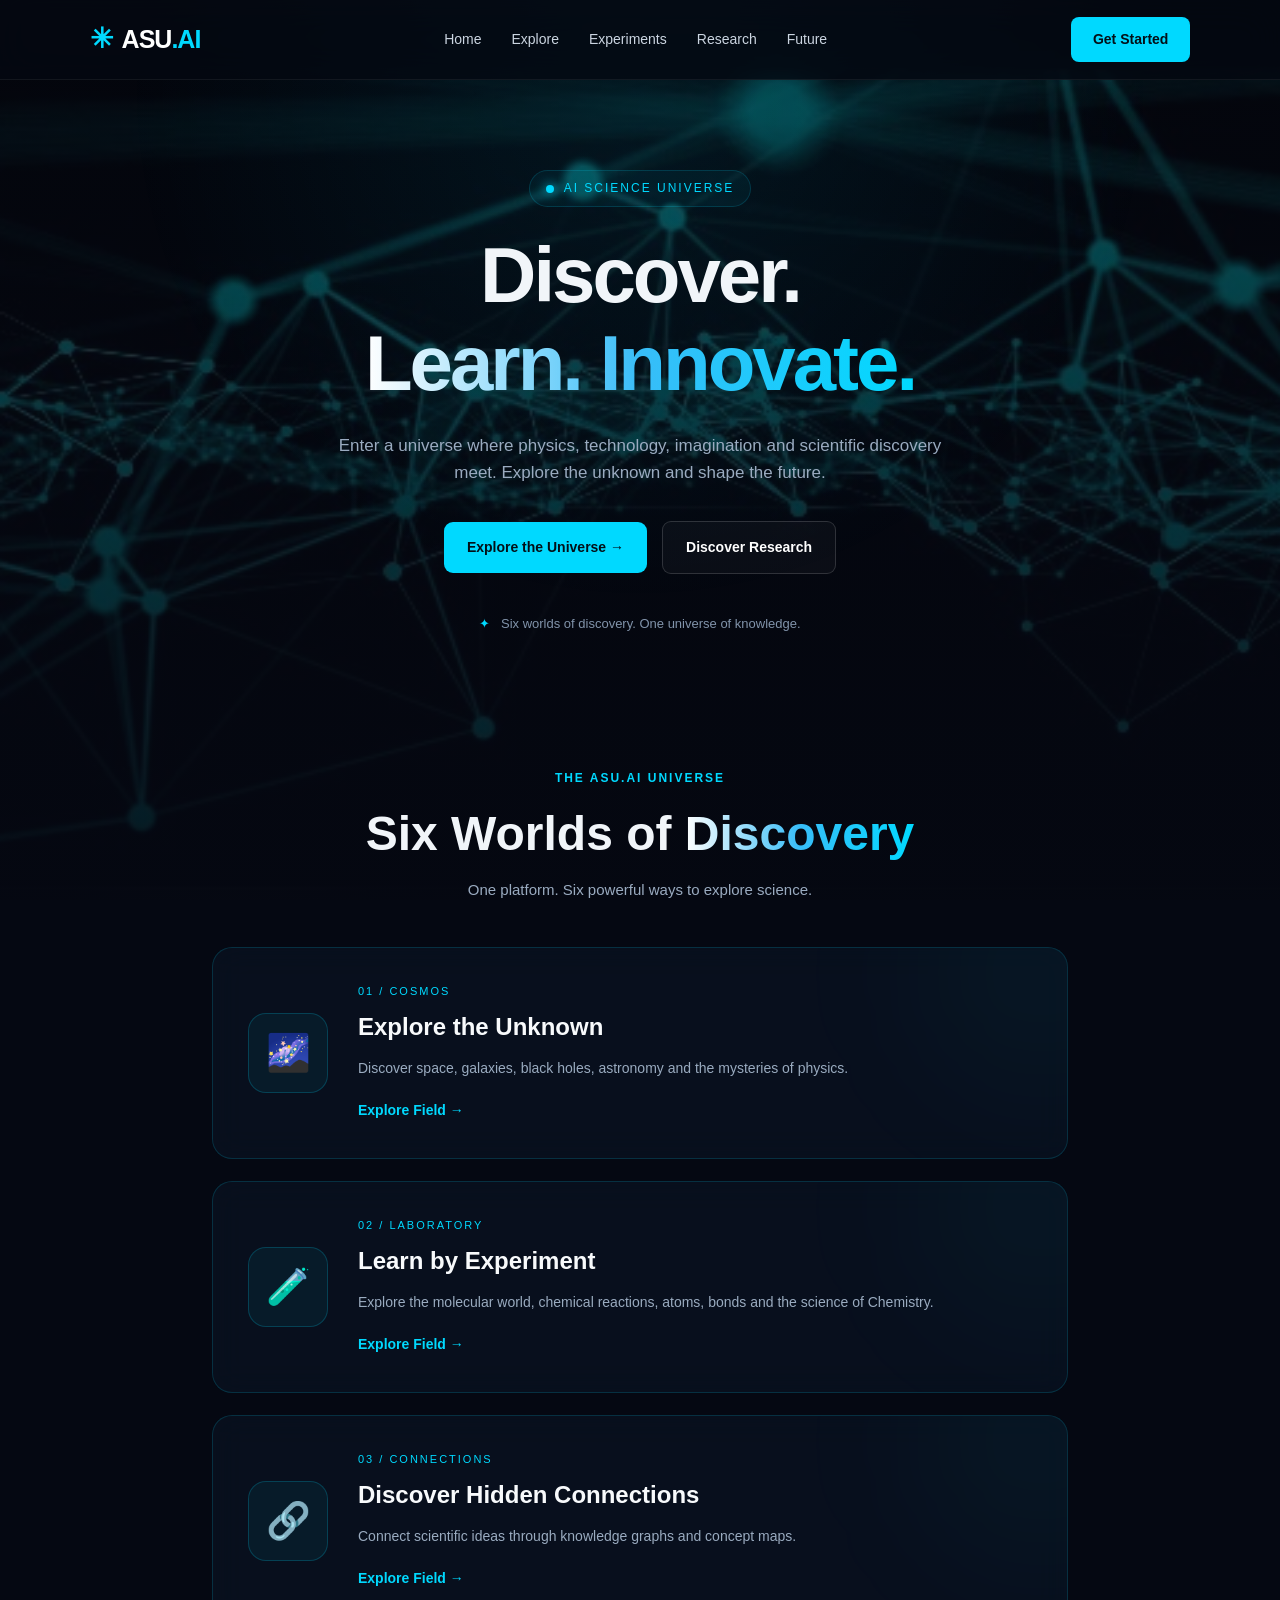
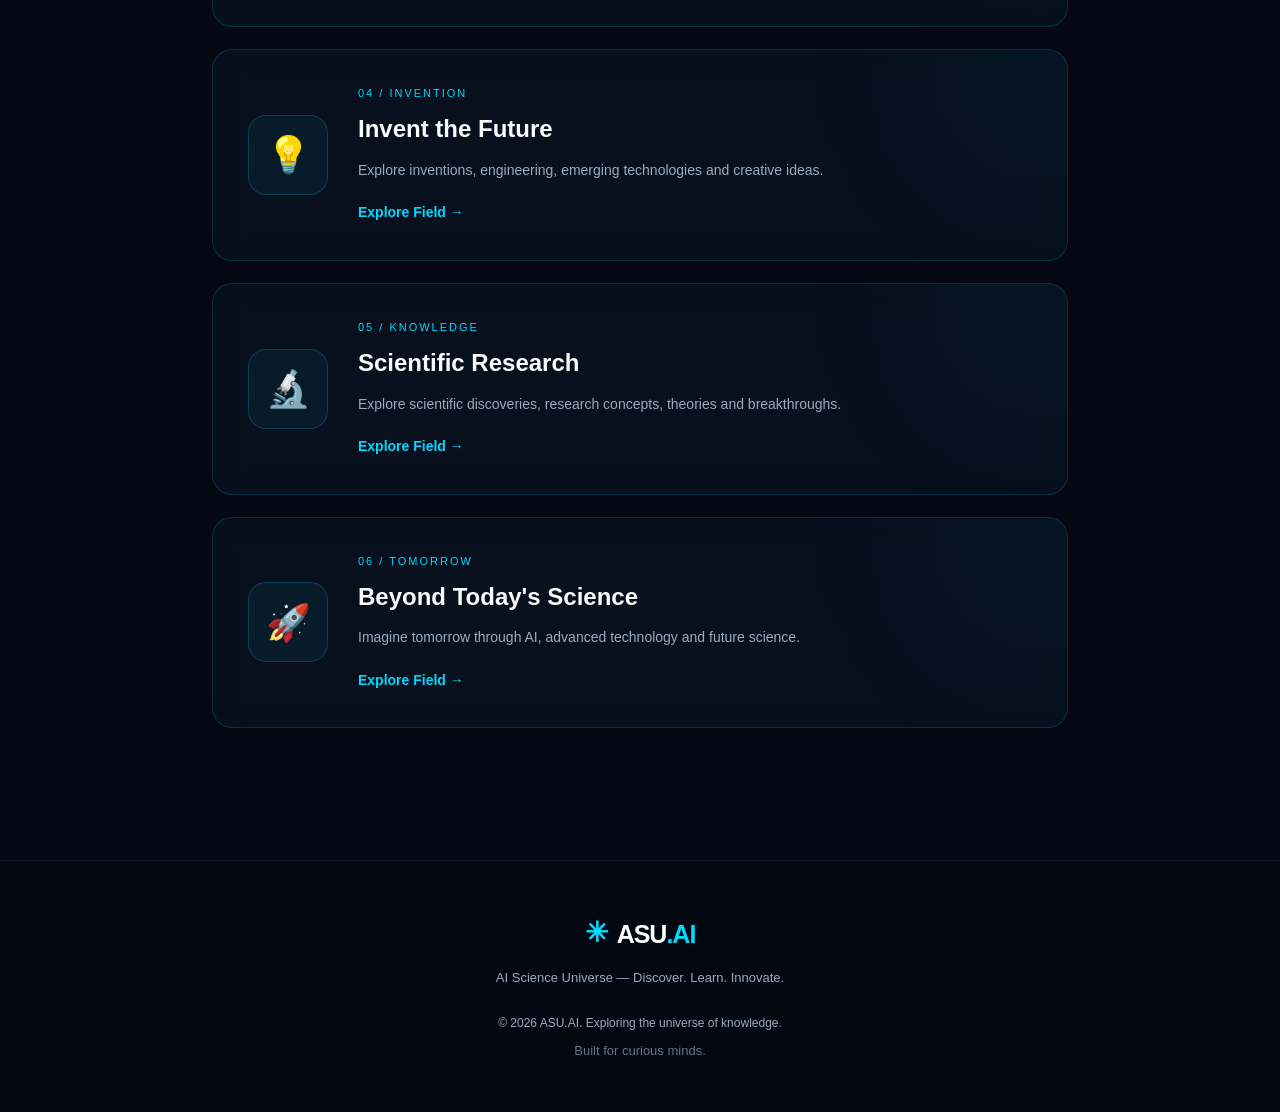
<file: index.html>
<!DOCTYPE html>
<html lang="en">
<head>
    <meta charset="UTF-8">
    <meta name="viewport" content="width=device-width, initial-scale=1.0">
    <title>ASU.AI — AI Science Universe</title>
    <meta name="description" content="Explore science, experiment with ideas, discover knowledge and create the future with ASU.AI.">
    <link rel="stylesheet" href="style.css">
</head>

<body>

    <!-- NAVIGATION -->
    <header class="navbar">
        <a href="index.html" class="logo">
            <span class="logo-symbol">✳</span>
            <span>ASU<span class="blue">.AI</span></span>
        </a>

        <button class="menu-toggle" id="menuToggle" aria-label="Open navigation">
            ☰
        </button>

        <nav id="mobileNav">
            <a href="index.html">Home</a>
            <a href="#fields">Explore</a>
            <a href="experiments.html">Experiments</a>
            <a href="research.html">Research</a>
            <a href="future.html">Future</a>
        </nav>

        <a href="#fields" class="nav-button">Get Started</a>
    </header>


    <!-- HERO SECTION -->
    <main>

        <section class="hero">

            <div class="hero-content">

                <div class="eyebrow">
                    <span class="status-dot"></span>
                    AI SCIENCE UNIVERSE
                </div>

                <h1>
                    Discover.<br>
                    <span class="gradient-text">Learn. Innovate.</span>
                </h1>

                <p class="hero-description">
                    Enter a universe where physics, technology,
                    imagination and scientific discovery meet.
                    Explore the unknown and shape the future.
                </p>

                <div class="hero-buttons">
                    <a href="#fields" class="primary-button">
                        Explore the Universe →
                    </a>

                    <a href="research.html" class="secondary-button">
                        Discover Research
                    </a>
                </div>

                <p class="hero-note">
                    <span>✦</span>
                    Six worlds of discovery. One universe of knowledge.
                </p>

            </div>

        </section>


        <!-- SIX SCIENCE FIELDS -->
        <section class="fields-section" id="fields">

            <div class="section-heading">

                <span class="section-label">
                    THE ASU.AI UNIVERSE
                </span>

                <h2>
                    Six Worlds of <span class="gradient-text">Discovery</span>
                </h2>

                <p>
                    One platform. Six powerful ways to explore science.
                </p>

            </div>


            <!-- FIELD 1 -->
            <article class="feature-card">

                <div class="card-icon">🌌</div>

                <div class="card-content">

                    <span class="card-number">01 / COSMOS</span>

                    <h3>Explore the Unknown</h3>

                    <p>
                        Discover space, galaxies, black holes,
                        astronomy and the mysteries of physics.
                    </p>

                    <a href="unknown.html" class="card-link">
                        Explore Field →
                    </a>

                </div>

                <div class="card-glow"></div>

            </article>


            <!-- FIELD 2: CHEMISTRY -->
            <article class="feature-card">

                <div class="card-icon">🧪</div>

                <div class="card-content">

                    <span class="card-number">02 / LABORATORY</span>

                    <h3>Learn by Experiment</h3>

                    <p>
                        Explore the molecular world, chemical reactions,
                        atoms, bonds and the science of Chemistry.
                    </p>

                    <a href="chemistry.html" class="card-link">
                        Explore Field →
                    </a>

                </div>

                <div class="card-glow"></div>

            </article>


            <!-- FIELD 3 -->
            <article class="feature-card">

                <div class="card-icon">🔗</div>

                <div class="card-content">

                    <span class="card-number">03 / CONNECTIONS</span>

                    <h3>Discover Hidden Connections</h3>

                    <p>
                        Connect scientific ideas through
                        knowledge graphs and concept maps.
                    </p>

                    <a href="connections.html" class="card-link">
                        Explore Field →
                    </a>

                </div>

                <div class="card-glow"></div>

            </article>


            <!-- FIELD 4 -->
            <article class="feature-card">

                <div class="card-icon">💡</div>

                <div class="card-content">

                    <span class="card-number">04 / INVENTION</span>

                    <h3>Invent the Future</h3>

                    <p>
                        Explore inventions, engineering,
                        emerging technologies and creative ideas.
                    </p>

                    <a href="inventions.html" class="card-link">
                        Explore Field →
                    </a>

                </div>

                <div class="card-glow"></div>

            </article>


            <!-- FIELD 5 -->
            <article class="feature-card">

                <div class="card-icon">🔬</div>

                <div class="card-content">

                    <span class="card-number">05 / KNOWLEDGE</span>

                    <h3>Scientific Research</h3>

                    <p>
                        Explore scientific discoveries,
                        research concepts, theories and breakthroughs.
                    </p>

                    <a href="research.html" class="card-link">
                        Explore Field →
                    </a>

                </div>

                <div class="card-glow"></div>

            </article>


            <!-- FIELD 6 -->
            <article class="feature-card">

                <div class="card-icon">🚀</div>

                <div class="card-content">

                    <span class="card-number">06 / TOMORROW</span>

                    <h3>Beyond Today's Science</h3>

                    <p>
                        Imagine tomorrow through AI,
                        advanced technology and future science.
                    </p>

                    <a href="future.html" class="card-link">
                        Explore Field →
                    </a>

                </div>

                <div class="card-glow"></div>

            </article>

        </section>

    </main>


    <!-- FOOTER -->
    <footer class="footer">

        <a href="index.html" class="logo footer-logo">
            <span class="logo-symbol">✳</span>
            <span>ASU<span class="blue">.AI</span></span>
        </a>

        <p>
            AI Science Universe — Discover. Learn. Innovate.
        </p>

        <p class="copyright">
            © 2026 ASU.AI. Exploring the universe of knowledge.
        </p>

        <p class="footer-credit">
            Built for curious minds.
        </p>

    </footer>


    <!-- MOBILE MENU -->
    <script>
        const menuToggle = document.getElementById("menuToggle");
        const mobileNav = document.getElementById("mobileNav");

        menuToggle.addEventListener("click", function () {
            mobileNav.classList.toggle("active");

            menuToggle.textContent =
                mobileNav.classList.contains("active") ? "✕" : "☰";
        });

        mobileNav.querySelectorAll("a").forEach(function (link) {
            link.addEventListener("click", function () {
                mobileNav.classList.remove("active");
                menuToggle.textContent = "☰";
            });
        });
    </script>

</body>
</html>
</file>
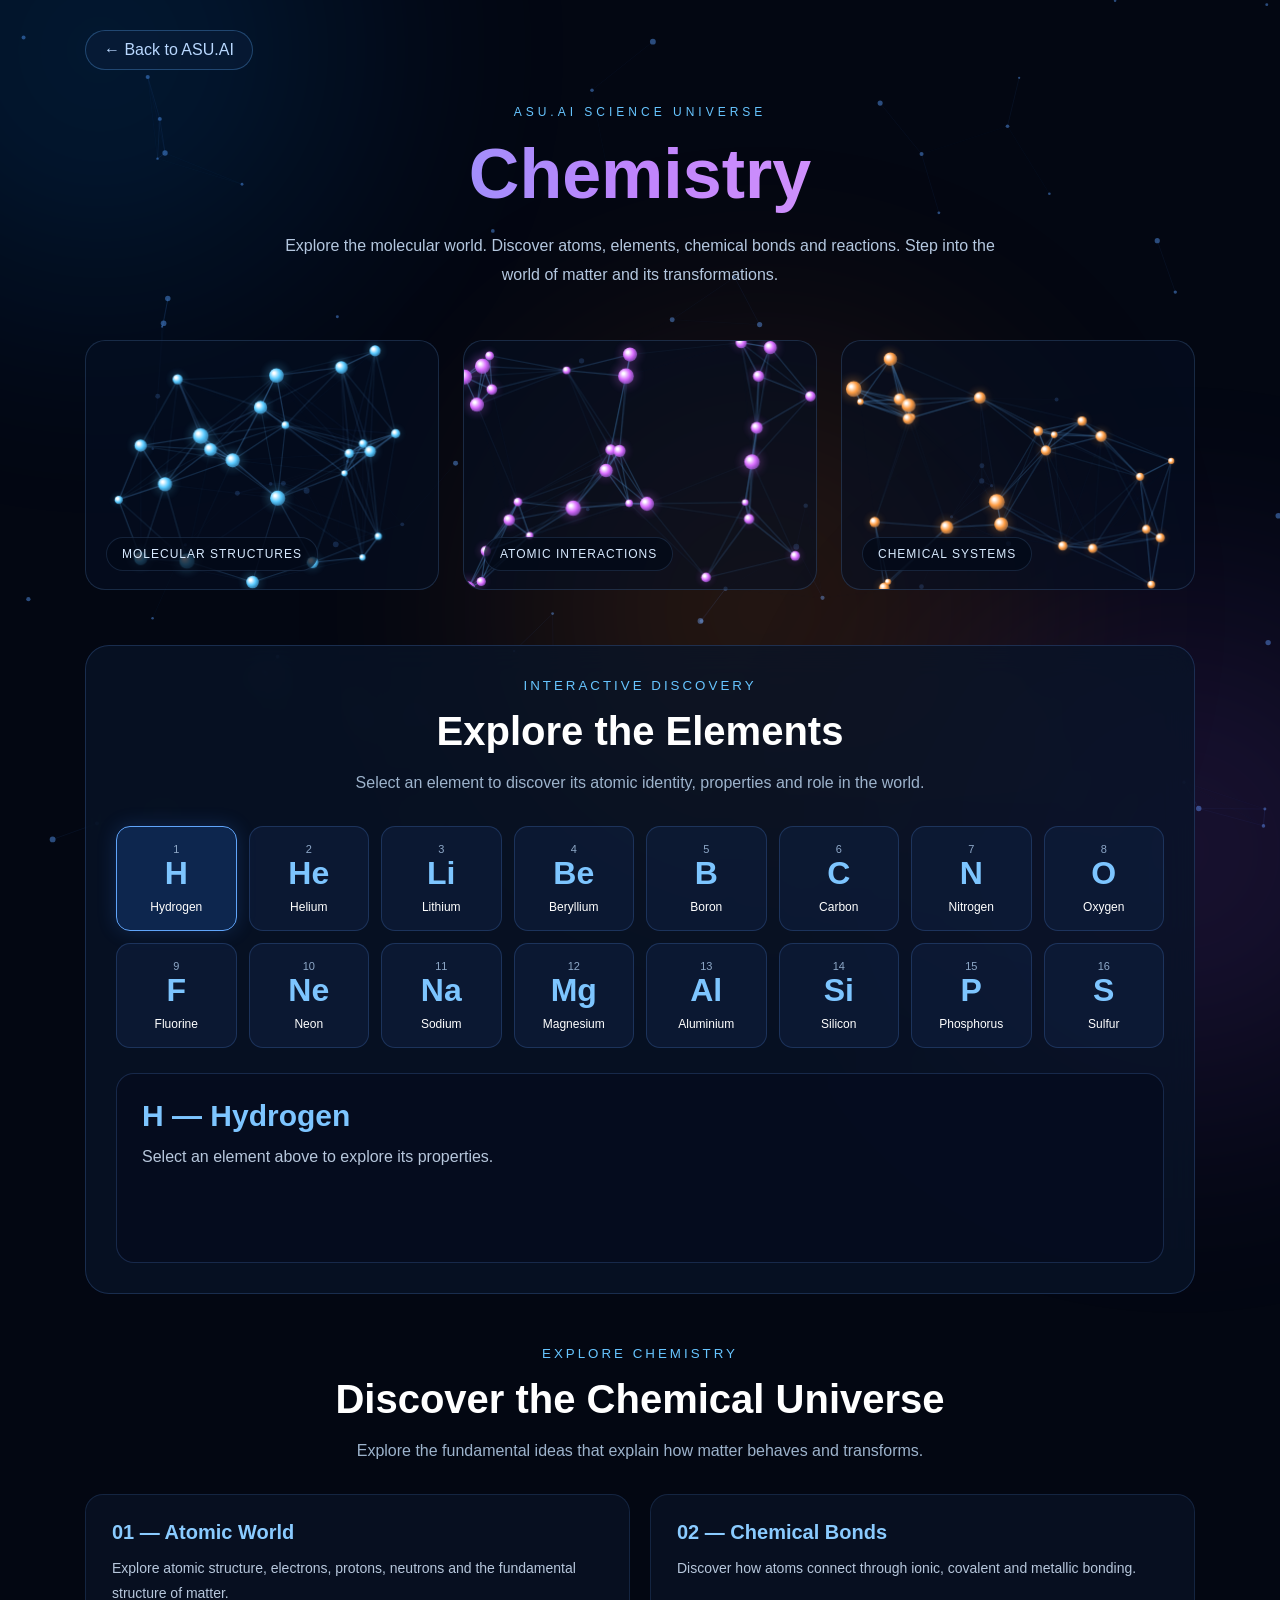
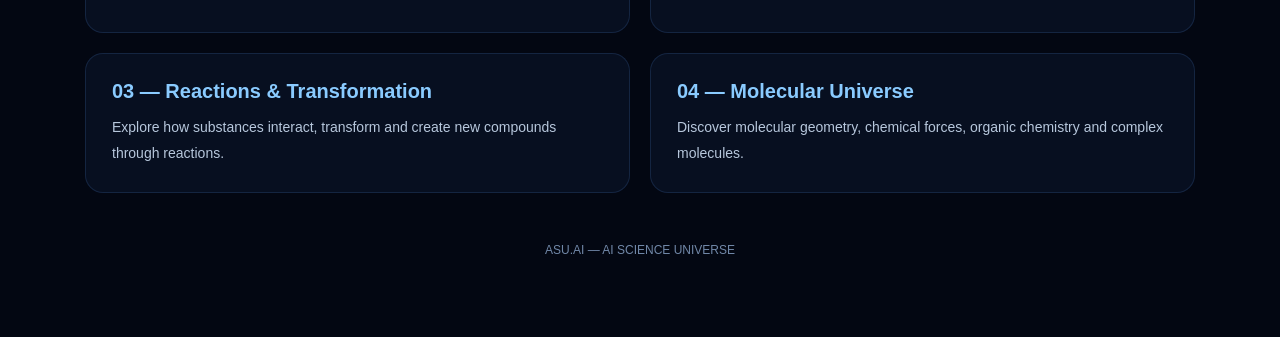
<file: chemistry.html>
<!DOCTYPE html>
<html lang="en">
<head>
<meta charset="UTF-8">
<meta name="viewport" content="width=device-width, initial-scale=1.0">

<title>Chemistry | ASU.AI</title>

<style>
* {
    margin: 0;
    padding: 0;
    box-sizing: border-box;
}

body {
    font-family: Arial, sans-serif;
    background: #030712;
    color: white;
    min-height: 100vh;
    overflow-x: hidden;
}

#networkCanvas {
    position: fixed;
    inset: 0;
    width: 100%;
    height: 100%;
    z-index: 0;
    pointer-events: none;
}

.glow {
    position: fixed;
    width: 500px;
    height: 500px;
    border-radius: 50%;
    filter: blur(130px);
    opacity: 0.14;
    pointer-events: none;
    z-index: 0;
}

.glow1 {
    background: #0088ff;
    top: -200px;
    left: -150px;
}

.glow2 {
    background: #a855f7;
    bottom: -200px;
    right: -150px;
}

.glow3 {
    background: #ff7a18;
    top: 40%;
    left: 40%;
}

.container {
    position: relative;
    z-index: 2;
    max-width: 1150px;
    margin: auto;
    padding: 30px 20px 80px;
}

.back {
    display: inline-block;
    text-decoration: none;
    color: #b9d8ff;
    border: 1px solid rgba(100,180,255,0.3);
    background: rgba(10,30,60,0.5);
    padding: 10px 18px;
    border-radius: 30px;
    margin-bottom: 35px;
}

.back:hover {
    background: rgba(30,100,180,0.3);
    box-shadow: 0 0 20px rgba(0,140,255,0.3);
}

.header {
    text-align: center;
    margin-bottom: 50px;
}

.tag {
    color: #67c5ff;
    letter-spacing: 4px;
    font-size: 12px;
    margin-bottom: 15px;
}

.header h1 {
    font-size: clamp(35px, 6vw, 70px);
    margin-bottom: 18px;
    background: linear-gradient(90deg, #60a5fa, #c084fc, #f0abfc);
    -webkit-background-clip: text;
    background-clip: text;
    color: transparent;
}

.header p {
    color: #b4c7df;
    font-size: 16px;
    max-width: 750px;
    margin: auto;
    line-height: 1.8;
}

/* VISUAL CARDS */

.visual-grid {
    display: grid;
    grid-template-columns: 1fr;
    gap: 24px;
    margin-bottom: 55px;
}

.visual-card {
    position: relative;
    height: 250px;
    overflow: hidden;
    border-radius: 20px;
    border: 1px solid rgba(120,180,255,0.18);
    background: rgba(5,15,35,0.6);
}

.visual-card canvas {
    width: 100%;
    height: 100%;
    display: block;
}

.label {
    position: absolute;
    bottom: 18px;
    left: 20px;
    padding: 9px 15px;
    border-radius: 30px;
    background: rgba(3,10,25,0.75);
    color: #d8eaff;
    font-size: 12px;
    letter-spacing: 1px;
    border: 1px solid rgba(120,180,255,0.15);
}

/* SECTION */

.section-title {
    text-align: center;
    margin-bottom: 30px;
}

.section-title small {
    color: #67c5ff;
    letter-spacing: 3px;
}

.section-title h2 {
    font-size: clamp(26px, 4vw, 40px);
    margin: 15px 0;
}

.section-title p {
    color: #9db3cc;
    line-height: 1.7;
}

/* ELEMENT EXPLORER */

.explorer {
    background: rgba(8,20,40,0.75);
    border: 1px solid rgba(100,160,255,0.2);
    border-radius: 24px;
    padding: 30px;
    backdrop-filter: blur(15px);
    margin-bottom: 50px;
}

.element-grid {
    display: grid;
    grid-template-columns: repeat(4, 1fr);
    gap: 12px;
}

.element {
    cursor: pointer;
    border: 1px solid rgba(100,160,255,0.2);
    border-radius: 14px;
    padding: 16px 8px;
    text-align: center;
    background: rgba(15,30,60,0.65);
    color: white;
    transition: 0.3s;
}

.element:hover {
    transform: translateY(-4px);
    border-color: #60a5fa;
    box-shadow: 0 0 20px rgba(60,130,255,0.2);
}

.element.active {
    border-color: #60a5fa;
    background: rgba(30,90,180,0.3);
    box-shadow: 0 0 20px rgba(60,130,255,0.2);
}

.element .symbol {
    font-size: 32px;
    font-weight: bold;
    color: #7dc5ff;
}

.element .number {
    font-size: 11px;
    color: #8ea8c8;
}

.element .name {
    font-size: 12px;
    margin-top: 8px;
}

.element-info {
    margin-top: 25px;
    padding: 25px;
    border-radius: 18px;
    background: rgba(5,12,30,0.8);
    border: 1px solid rgba(100,160,255,0.2);
    min-height: 190px;
}

.element-info h3 {
    font-size: 30px;
    color: #7dc5ff;
    margin-bottom: 10px;
}

.element-info p {
    color: #b7c7dc;
    line-height: 1.8;
    margin-bottom: 10px;
}

.info-label {
    color: #67c5ff;
}

/* TOPICS */

.features {
    display: grid;
    grid-template-columns: 1fr;
    gap: 20px;
}

.feature {
    padding: 26px;
    background: rgba(10,20,40,0.65);
    border: 1px solid rgba(100,160,255,0.15);
    border-radius: 18px;
    transition: 0.3s;
}

.feature:hover {
    border-color: rgba(100,180,255,0.5);
    box-shadow: 0 0 30px rgba(30,100,255,0.1);
    transform: translateY(-3px);
}

.feature h2 {
    color: #8acbff;
    font-size: 20px;
    margin-bottom: 12px;
}

.feature p {
    color: #b7c7dc;
    line-height: 1.8;
    font-size: 14px;
}

.footer {
    text-align: center;
    margin-top: 50px;
    color: #7188a8;
    font-size: 12px;
}

@media (min-width: 750px) {

    .visual-grid {
        grid-template-columns: 1fr 1fr 1fr;
    }

    .features {
        grid-template-columns: 1fr 1fr;
    }

    .element-grid {
        grid-template-columns: repeat(8, 1fr);
    }
}

@media (max-width: 500px) {

    .container {
        padding-left: 15px;
        padding-right: 15px;
    }

    .explorer {
        padding: 18px;
    }

    .element .symbol {
        font-size: 26px;
    }

    .element .name {
        font-size: 10px;
    }
}
</style>
</head>

<body>

<canvas id="networkCanvas"></canvas>

<div class="glow glow1"></div>
<div class="glow glow2"></div>
<div class="glow glow3"></div>

<div class="container">

<a href="index.html" class="back">← Back to ASU.AI</a>

<header class="header">

<div class="tag">ASU.AI SCIENCE UNIVERSE</div>

<h1>Chemistry</h1>

<p>
Explore the molecular world. Discover atoms, elements,
chemical bonds and reactions. Step into the world of
matter and its transformations.
</p>

</header>


<!-- MOLECULAR VISUALS -->

<section class="visual-grid">

<div class="visual-card">
<canvas class="molecule"></canvas>
<div class="label">MOLECULAR STRUCTURES</div>
</div>

<div class="visual-card">
<canvas class="molecule"></canvas>
<div class="label">ATOMIC INTERACTIONS</div>
</div>

<div class="visual-card">
<canvas class="molecule"></canvas>
<div class="label">CHEMICAL SYSTEMS</div>
</div>

</section>


<!-- ELEMENT EXPLORER -->

<section class="explorer">

<div class="section-title">

<small>INTERACTIVE DISCOVERY</small>

<h2>Explore the Elements</h2>

<p>
Select an element to discover its atomic identity,
properties and role in the world.
</p>

</div>

<div class="element-grid" id="elementGrid"></div>

<div class="element-info" id="elementInfo">

<h3>H — Hydrogen</h3>

<p>
Select an element above to explore its properties.
</p>

</div>

</section>


<!-- CHEMISTRY TOPICS -->

<section class="section-title">

<small>EXPLORE CHEMISTRY</small>

<h2>Discover the Chemical Universe</h2>

<p>
Explore the fundamental ideas that explain
how matter behaves and transforms.
</p>

</section>


<section class="features">

<div class="feature">
<h2>01 — Atomic World</h2>
<p>
Explore atomic structure, electrons, protons,
neutrons and the fundamental structure of matter.
</p>
</div>

<div class="feature">
<h2>02 — Chemical Bonds</h2>
<p>
Discover how atoms connect through ionic,
covalent and metallic bonding.
</p>
</div>

<div class="feature">
<h2>03 — Reactions & Transformation</h2>
<p>
Explore how substances interact, transform
and create new compounds through reactions.
</p>
</div>

<div class="feature">
<h2>04 — Molecular Universe</h2>
<p>
Discover molecular geometry, chemical forces,
organic chemistry and complex molecules.
</p>
</div>

</section>

<div class="footer">
ASU.AI — AI SCIENCE UNIVERSE
</div>

</div>


<script>

/* BACKGROUND NETWORK */

const canvas = document.getElementById("networkCanvas");
const ctx = canvas.getContext("2d");

let particles = [];
let width, height;

function resizeBackground() {

    width = canvas.width = window.innerWidth;
    height = canvas.height = window.innerHeight;

    particles = [];

    const count = Math.min(
        100,
        Math.floor((width * height) / 13000)
    );

    for (let i = 0; i < count; i++) {

        particles.push({
            x: Math.random() * width,
            y: Math.random() * height,
            vx: (Math.random() - 0.5) * 0.35,
            vy: (Math.random() - 0.5) * 0.35,
            radius: Math.random() * 2 + 1
        });
    }
}

function animateBackground() {

    ctx.clearRect(0, 0, width, height);

    particles.forEach((p, i) => {

        p.x += p.vx;
        p.y += p.vy;

        if (p.x < 0 || p.x > width) p.vx *= -1;
        if (p.y < 0 || p.y > height) p.vy *= -1;

        ctx.beginPath();
        ctx.arc(p.x, p.y, p.radius, 0, Math.PI * 2);
        ctx.fillStyle = "rgba(90,160,255,0.45)";
        ctx.fill();

        for (let j = i + 1; j < particles.length; j++) {

            const q = particles[j];

            const dx = p.x - q.x;
            const dy = p.y - q.y;
            const dist = Math.sqrt(dx * dx + dy * dy);

            if (dist < 110) {

                ctx.beginPath();
                ctx.moveTo(p.x, p.y);
                ctx.lineTo(q.x, q.y);

                ctx.strokeStyle =
                    `rgba(80,150,255,${0.12 * (1 - dist / 110)})`;

                ctx.stroke();
            }
        }
    });

    requestAnimationFrame(animateBackground);
}

resizeBackground();
animateBackground();

window.addEventListener("resize", resizeBackground);


/* MOLECULAR ANIMATION */

document.querySelectorAll(".molecule").forEach((canvas, index) => {

    const ctx = canvas.getContext("2d");

    let nodes = [];
    let w, h;

    function createMolecule() {

        const rect = canvas.parentElement.getBoundingClientRect();

        w = canvas.width = rect.width;
        h = canvas.height = rect.height;

        nodes = [];

        const count = index === 0 ? 24 : index === 1 ? 30 : 26;

        for (let i = 0; i < count; i++) {

            nodes.push({

                x: Math.random() * w,
                y: Math.random() * h,

                vx: (Math.random() - 0.5) * 0.65,
                vy: (Math.random() - 0.5) * 0.65,

                r: Math.random() * 5 + 3,

                color: index === 2
                    ? "#ff9d43"
                    : index === 1
                    ? "#d86cff"
                    : "#58caff"
            });
        }
    }

    function draw() {

        ctx.clearRect(0, 0, w, h);

        nodes.forEach((n, i) => {

            n.x += n.vx;
            n.y += n.vy;

            if (n.x < 0 || n.x > w) n.vx *= -1;
            if (n.y < 0 || n.y > h) n.vy *= -1;

            for (let j = i + 1; j < nodes.length; j++) {

                const m = nodes[j];

                const dx = n.x - m.x;
                const dy = n.y - m.y;

                const dist = Math.sqrt(dx * dx + dy * dy);

                if (dist < 125) {

                    const opacity = 1 - dist / 125;

                    ctx.beginPath();
                    ctx.moveTo(n.x, n.y);
                    ctx.lineTo(m.x, m.y);

                    ctx.strokeStyle =
                        `rgba(100,180,255,${opacity * 0.45})`;

                    ctx.lineWidth = 1.2;
                    ctx.stroke();
                }
            }
        });

        nodes.forEach(n => {

            ctx.beginPath();
            ctx.arc(n.x, n.y, n.r, 0, Math.PI * 2);

            const gradient = ctx.createRadialGradient(
                n.x - n.r / 3,
                n.y - n.r / 3,
                1,
                n.x,
                n.y,
                n.r * 2.5
            );

            gradient.addColorStop(0, "#ffffff");
            gradient.addColorStop(0.25, n.color);
            gradient.addColorStop(1, "rgba(0,30,80,0)");

            ctx.fillStyle = gradient;

            ctx.shadowBlur = 20;
            ctx.shadowColor = n.color;

            ctx.fill();

            ctx.shadowBlur = 0;
        });

        requestAnimationFrame(draw);
    }

    createMolecule();
    draw();

    window.addEventListener("resize", createMolecule);

});


/* ELEMENT EXPLORER */

const elements = [

    {
        number: 1,
        symbol: "H",
        name: "Hydrogen",
        mass: "1.008",
        type: "Nonmetal",
        description: "The lightest element. Hydrogen is found in stars and is a major component of water and many organic compounds."
    },

    {
        number: 2,
        symbol: "He",
        name: "Helium",
        mass: "4.0026",
        type: "Noble gas",
        description: "A very light noble gas with extremely low chemical reactivity. Helium is widely used in scientific applications."
    },

    {
        number: 3,
        symbol: "Li",
        name: "Lithium",
        mass: "6.94",
        type: "Alkali metal",
        description: "A lightweight alkali metal used in rechargeable battery technologies."
    },

    {
        number: 4,
        symbol: "Be",
        name: "Beryllium",
        mass: "9.0122",
        type: "Alkaline earth metal",
        description: "A lightweight metal with a high stiffness-to-weight ratio, used in specialized engineering applications."
    },

    {
        number: 5,
        symbol: "B",
        name: "Boron",
        mass: "10.81",
        type: "Metalloid",
        description: "A metalloid used in glass, materials science and many specialized chemical applications."
    },

    {
        number: 6,
        symbol: "C",
        name: "Carbon",
        mass: "12.011",
        type: "Nonmetal",
        description: "The foundation of organic chemistry. Carbon can form diverse structures and is essential to known life."
    },

    {
        number: 7,
        symbol: "N",
        name: "Nitrogen",
        mass: "14.007",
        type: "Nonmetal",
        description: "A major component of Earth's atmosphere and an essential element in proteins and nucleic acids."
    },

    {
        number: 8,
        symbol: "O",
        name: "Oxygen",
        mass: "15.999",
        type: "Nonmetal",
        description: "An important element in respiration, combustion, water and many chemical compounds."
    },

    {
        number: 9,
        symbol: "F",
        name: "Fluorine",
        mass: "18.998",
        type: "Halogen",
        description: "A highly reactive halogen. Fluorine compounds have applications in materials and dental health."
    },

    {
        number: 10,
        symbol: "Ne",
        name: "Neon",
        mass: "20.180",
        type: "Noble gas",
        description: "A noble gas known for its use in luminous signs and specialized lighting."
    },

    {
        number: 11,
        symbol: "Na",
        name: "Sodium",
        mass: "22.990",
        type: "Alkali metal",
        description: "An alkali metal that plays an important role in biological processes and common salts."
    },

    {
        number: 12,
        symbol: "Mg",
        name: "Magnesium",
        mass: "24.305",
        type: "Alkaline earth metal",
        description: "A lightweight metal and essential element involved in numerous biological processes."
    },

    {
        number: 13,
        symbol: "Al",
        name: "Aluminium",
        mass: "26.982",
        type: "Metal",
        description: "A lightweight, corrosion-resistant metal used extensively in construction, transportation and packaging."
    },

    {
        number: 14,
        symbol: "Si",
        name: "Silicon",
        mass: "28.085",
        type: "Metalloid",
        description: "A fundamental material in semiconductor technology, electronics and modern computing."
    },

    {
        number: 15,
        symbol: "P",
        name: "Phosphorus",
        mass: "30.974",
        type: "Nonmetal",
        description: "An essential element in DNA, RNA, ATP and biological energy transfer."
    },

    {
        number: 16,
        symbol: "S",
        name: "Sulfur",
        mass: "32.06",
        type: "Nonmetal",
        description: "An element found in proteins, minerals and many industrial chemical processes."
    }
];

const grid = document.getElementById("elementGrid");
const info = document.getElementById("elementInfo");

elements.forEach((element, index) => {

    const button = document.createElement("button");

    button.className = "element" + (index === 0 ? " active" : "");

    button.innerHTML = `
        <div class="number">${element.number}</div>
        <div class="symbol">${element.symbol}</div>
        <div class="name">${element.name}</div>
    `;

    button.addEventListener("click", function() {

        document.querySelectorAll(".element").forEach(el => {
            el.classList.remove("active");
        });

        button.classList.add("active");

        info.innerHTML = `
            <h3>${element.symbol} — ${element.name}</h3>

            <p>
                <span class="info-label">Atomic Number:</span>
                ${element.number}
            </p>

            <p>
                <span class="info-label">Atomic Mass:</span>
                ${element.mass}
            </p>

            <p>
                <span class="info-label">Classification:</span>
                ${element.type}
            </p>

            <p>${element.description}</p>
        `;
    });

    grid.appendChild(button);

});

</script>

</body>
</html>
</file>
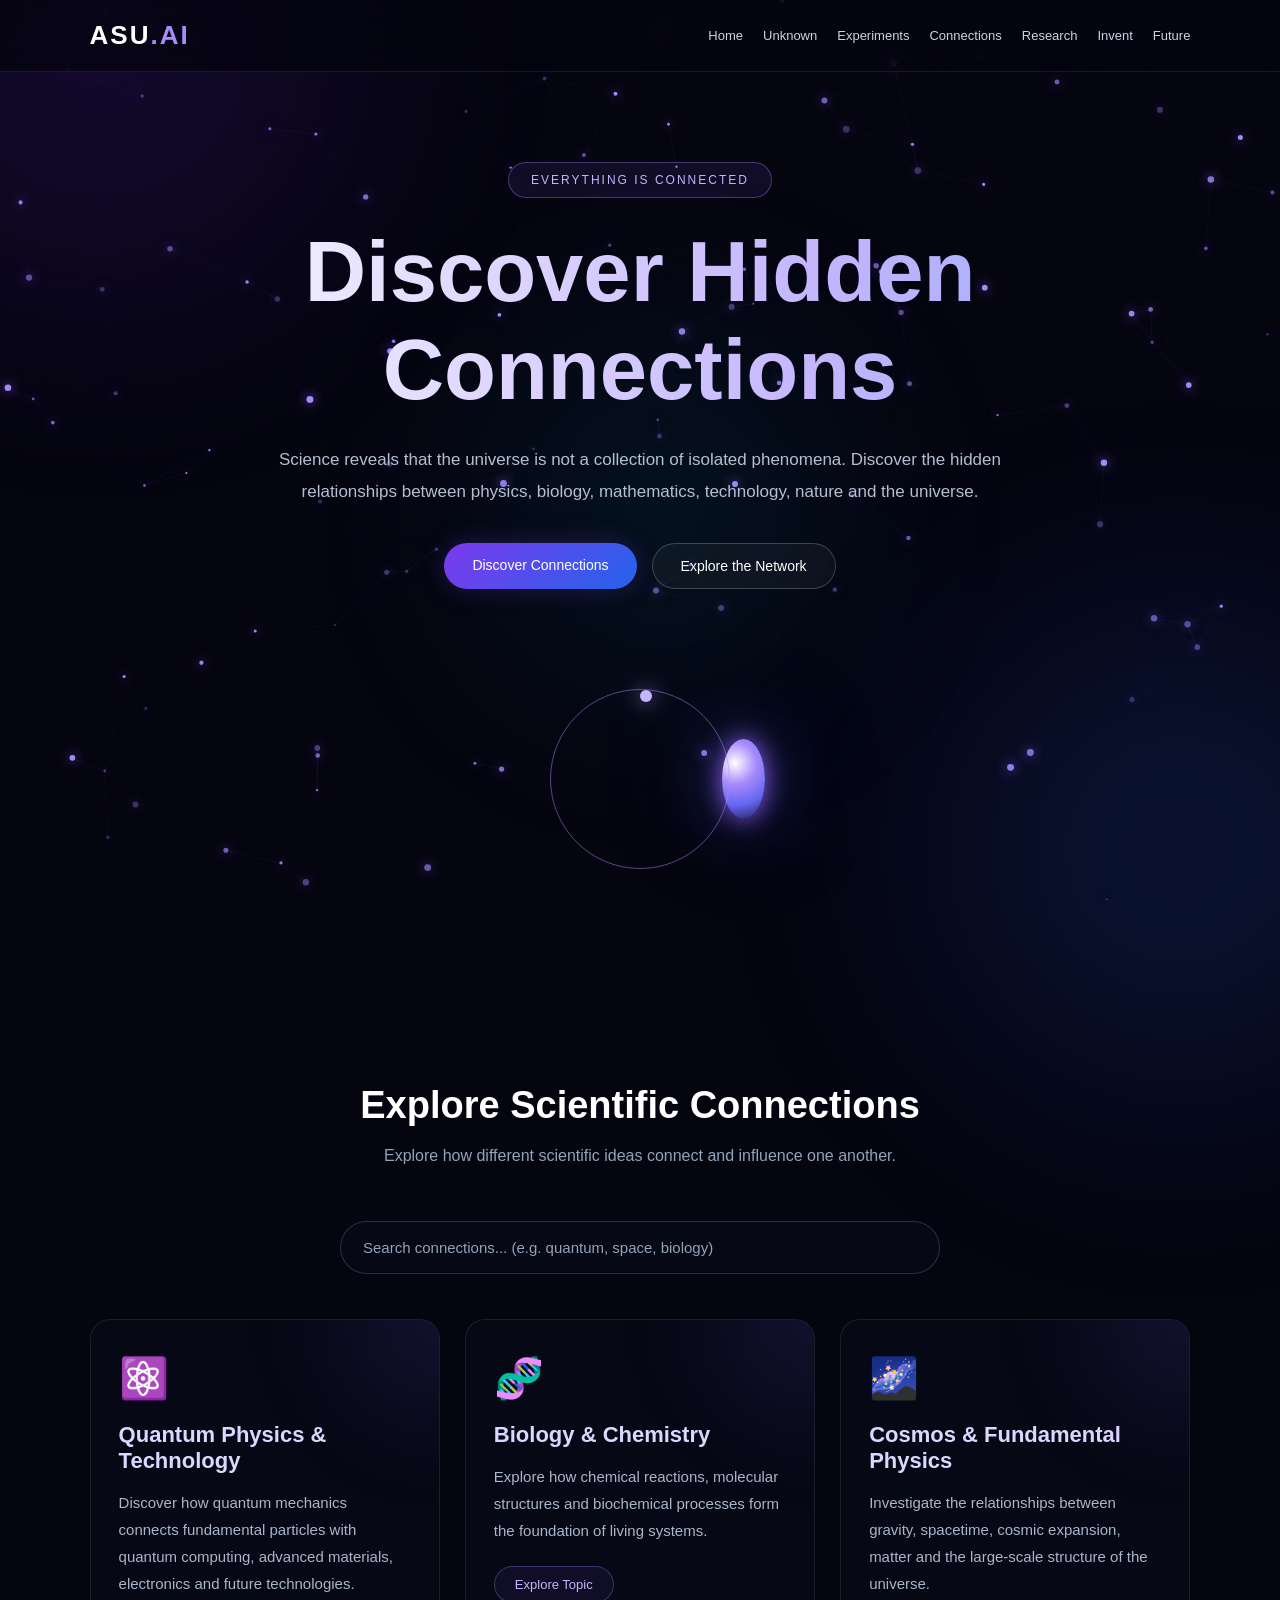
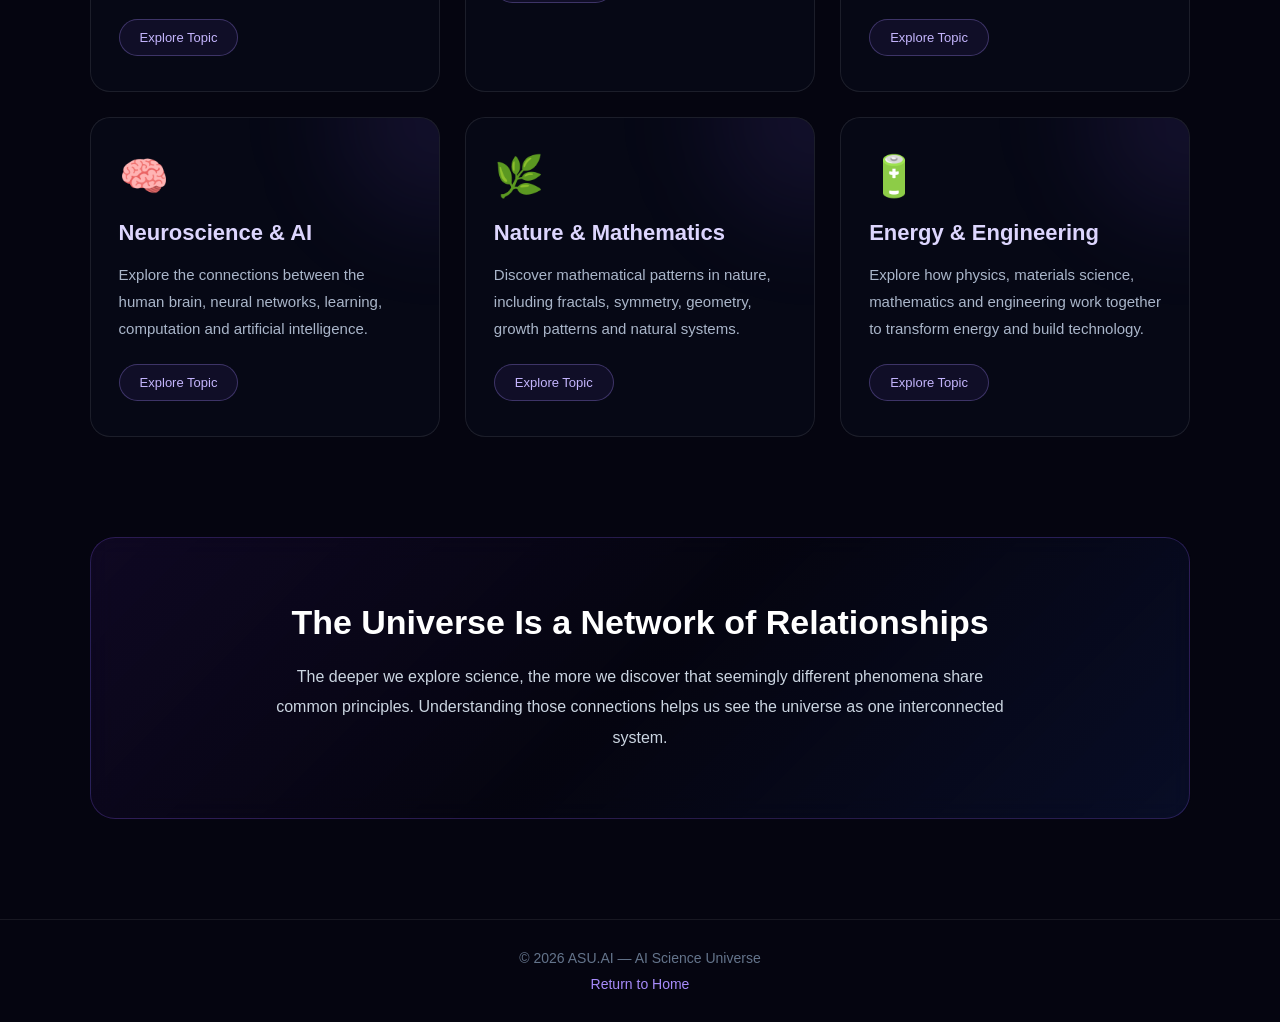
<file: connections.html>
<!DOCTYPE html>
<html lang="en">
<head>
<meta charset="UTF-8">
<meta name="viewport" content="width=device-width, initial-scale=1.0">

<title>Discover Hidden Connections | ASU.AI</title>

<style>
/* =========================================
   ASU.AI - DISCOVER HIDDEN CONNECTIONS
   FIXED NEURAL NETWORK BACKGROUND
========================================= */

* {
    margin: 0;
    padding: 0;
    box-sizing: border-box;
}

html {
    scroll-behavior: smooth;
}

body {
    background: #050510;
    color: #ffffff;
    font-family: Arial, Helvetica, sans-serif;
    overflow-x: hidden;
    min-height: 100vh;
}

/* =========================================
   FIXED BACKGROUND
   ALWAYS BEHIND THE CONTENT
========================================= */

#networkCanvas {
    position: fixed;
    inset: 0;
    width: 100%;
    height: 100%;
    z-index: 0;
    pointer-events: none;
}

.background-glow {
    position: fixed;
    width: 500px;
    height: 500px;
    border-radius: 50%;
    filter: blur(120px);
    opacity: .15;
    pointer-events: none;
    z-index: 0;
}

.glow-one {
    background: #6d28d9;
    top: -200px;
    left: -150px;
}

.glow-two {
    background: #2563eb;
    bottom: -200px;
    right: -150px;
}

.glow-three {
    background: #0891b2;
    top: 40%;
    left: 40%;
    width: 300px;
    height: 300px;
}

/* ALL WEBSITE CONTENT ABOVE BACKGROUND */

.page-content {
    position: relative;
    z-index: 2;
}

/* =========================================
   HEADER
========================================= */

header {
    position: sticky;
    top: 0;
    z-index: 20;
    display: flex;
    justify-content: space-between;
    align-items: center;
    padding: 20px 7%;
    background: rgba(5,5,16,.78);
    backdrop-filter: blur(15px);
    border-bottom: 1px solid rgba(255,255,255,.08);
}

.logo {
    color: white;
    font-size: 26px;
    font-weight: bold;
    letter-spacing: 2px;
    text-decoration: none;
}

.logo span {
    color: #a78bfa;
}

nav {
    display: flex;
    flex-wrap: wrap;
    gap: 20px;
}

nav a {
    color: #cbd5e1;
    text-decoration: none;
    font-size: 13px;
    transition: .3s;
}

nav a:hover {
    color: #a78bfa;
}

/* =========================================
   HERO
========================================= */

.hero {
    min-height: 85vh;
    display: flex;
    flex-direction: column;
    justify-content: center;
    align-items: center;
    text-align: center;
    padding: 90px 20px;
}

.hero-tag {
    padding: 10px 22px;
    border: 1px solid rgba(167,139,250,.35);
    border-radius: 30px;
    background: rgba(139,92,246,.1);
    color: #c4b5fd;
    font-size: 12px;
    letter-spacing: 2px;
    margin-bottom: 25px;
}

.hero h1 {
    font-size: clamp(38px,7vw,85px);
    font-weight: 900;
    line-height: 1.15;
    max-width: 1100px;
    width: 100%;
    padding: 0 10px;
    text-align: center;
    overflow-wrap: break-word;

    background: linear-gradient(
        90deg,
        #ffffff,
        #c4b5fd,
        #60a5fa,
        #ffffff
    );

    background-size: 200%;
    -webkit-background-clip: text;
    background-clip: text;
    color: transparent;

    animation: titleFlow 7s linear infinite;
}

@keyframes titleFlow {
    to {
        background-position: 200%;
    }
}

.hero p {
    max-width: 780px;
    margin-top: 25px;
    color: #b4bfd1;
    font-size: 17px;
    line-height: 1.9;
}

.buttons {
    display: flex;
    gap: 15px;
    flex-wrap: wrap;
    justify-content: center;
    margin-top: 35px;
}

.btn {
    padding: 14px 28px;
    border-radius: 30px;
    text-decoration: none;
    font-size: 14px;
    transition: .3s;
}

.btn-primary {
    background: linear-gradient(135deg,#7c3aed,#2563eb);
    color: white;
    box-shadow: 0 0 25px rgba(124,58,237,.25);
}

.btn-primary:hover {
    transform: translateY(-4px);
    box-shadow: 0 0 35px rgba(124,58,237,.45);
}

.btn-secondary {
    color: white;
    border: 1px solid rgba(255,255,255,.2);
    background: rgba(255,255,255,.04);
}

.btn-secondary:hover {
    background: rgba(255,255,255,.12);
}

/* =========================================
   NETWORK CORE VISUAL
========================================= */

.network-core {
    position: relative;
    width: 250px;
    height: 250px;
    margin: 65px auto 10px;
    display: flex;
    align-items: center;
    justify-content: center;
}

.core {
    width: 80px;
    height: 80px;
    border-radius: 50%;
    background: radial-gradient(
        circle at 30% 30%,
        #ffffff,
        #a78bfa,
        #6366f1,
        #1e1b4b
    );

    box-shadow:
        0 0 25px #8b5cf6,
        0 0 70px rgba(99,102,241,.5),
        0 0 130px rgba(59,130,246,.25);

    animation: corePulse 3s ease-in-out infinite;
}

.core-ring {
    position: absolute;
    width: 180px;
    height: 180px;
    border: 1px solid rgba(167,139,250,.5);
    border-radius: 50%;
    animation: ringRotate 12s linear infinite;
}

.core-ring-two {
    width: 240px;
    height: 240px;
    border-color: rgba(96,165,250,.3);
    animation-duration: 20s;
    animation-direction: reverse;
}

.core-ring-three {
    width: 150px;
    height: 150px;
    border-color: rgba(34,211,238,.4);
    animation-duration: 8s;
}

.core-ring::before {
    content: "";
    position: absolute;
    top: 0;
    left: 50%;
    width: 12px;
    height: 12px;
    border-radius: 50%;
    background: #c4b5fd;
    box-shadow: 0 0 20px #a78bfa;
}

.core-ring-two::before {
    background: #60a5fa;
    box-shadow: 0 0 20px #60a5fa;
}

.core-ring-three::before {
    background: #67e8f9;
    box-shadow: 0 0 20px #22d3ee;
}

@keyframes ringRotate {
    to {
        transform: rotate(360deg);
    }
}

@keyframes corePulse {
    0%,100% {
        transform: scale(1);
    }

    50% {
        transform: scale(1.15);
    }
}

/* =========================================
   CONTENT SECTIONS
========================================= */

.section {
    padding: 80px 7% 100px;
}

.section-heading {
    text-align: center;
    margin-bottom: 50px;
}

.section-heading h2 {
    font-size: 38px;
    margin-bottom: 15px;
}

.section-heading p {
    color: #94a3b8;
    line-height: 1.8;
}

/* =========================================
   SEARCH
========================================= */

.search-box {
    max-width: 600px;
    margin: 0 auto 45px;
}

.search-box input {
    width: 100%;
    padding: 17px 22px;
    border-radius: 40px;
    border: 1px solid rgba(167,139,250,.25);
    background: rgba(8,10,24,.85);
    color: white;
    outline: none;
    font-size: 15px;
    transition: .3s;
}

.search-box input:focus {
    border-color: #a78bfa;
    box-shadow: 0 0 25px rgba(139,92,246,.15);
}

.search-box input::placeholder {
    color: #94a3b8;
}

/* =========================================
   CONNECTION CARDS
========================================= */

.connection-grid {
    display: grid;
    grid-template-columns: repeat(3,1fr);
    gap: 25px;
}

.connection-card {
    position: relative;
    padding: 35px 28px;
    border-radius: 20px;
    background: rgba(8,10,24,.82);
    backdrop-filter: blur(12px);
    border: 1px solid rgba(255,255,255,.09);
    transition: .35s;
    overflow: hidden;
}

.connection-card::before {
    content: "";
    position: absolute;
    top: -100px;
    right: -100px;
    width: 200px;
    height: 200px;
    border-radius: 50%;
    background: rgba(139,92,246,.1);
    filter: blur(50px);
    transition: .4s;
}

.connection-card:hover {
    transform: translateY(-10px);
    border-color: rgba(167,139,250,.45);
    box-shadow: 0 15px 40px rgba(76,29,149,.18);
}

.connection-card:hover::before {
    background: rgba(59,130,246,.15);
}

.card-icon {
    font-size: 40px;
    margin-bottom: 20px;
}

.connection-card h3 {
    font-size: 22px;
    color: #ddd6fe;
    margin-bottom: 15px;
}

.connection-card p {
    color: #aab6ca;
    font-size: 15px;
    line-height: 1.8;
}

.card-button {
    display: inline-block;
    margin-top: 22px;
    padding: 10px 20px;
    border-radius: 25px;
    color: #c4b5fd;
    border: 1px solid rgba(167,139,250,.3);
    background: rgba(139,92,246,.08);
    text-decoration: none;
    font-size: 13px;
    transition: .3s;
}

.card-button:hover {
    background: rgba(139,92,246,.2);
    border-color: #a78bfa;
}

.no-results {
    display: none;
    text-align: center;
    color: #94a3b8;
    margin-top: 30px;
}

/* =========================================
   BANNER
========================================= */

.banner {
    margin: 0 7% 100px;
    padding: 65px 30px;
    border-radius: 25px;
    border: 1px solid rgba(139,92,246,.25);
    background: linear-gradient(
        135deg,
        rgba(76,29,149,.14),
        rgba(5,5,16,.85),
        rgba(30,64,175,.14)
    );
    text-align: center;
    backdrop-filter: blur(12px);
}

.banner h2 {
    font-size: 34px;
    margin-bottom: 20px;
}

.banner p {
    max-width: 750px;
    margin: auto;
    color: #cbd5e1;
    line-height: 1.9;
}

/* =========================================
   FOOTER
========================================= */

footer {
    padding: 30px 20px;
    text-align: center;
    color: #64748b;
    border-top: 1px solid rgba(255,255,255,.08);
    font-size: 14px;
}

footer a {
    color: #a78bfa;
    text-decoration: none;
}

/* =========================================
   MOBILE
========================================= */

@media(max-width:1050px) {

    .connection-grid {
        grid-template-columns: repeat(2,1fr);
    }

}

@media(max-width:650px) {

    header {
        flex-direction: column;
        gap: 15px;
        padding: 18px 5%;
    }

    nav {
        justify-content: center;
        gap: 12px;
    }

    nav a {
        font-size: 11px;
    }

    .hero {
        min-height: auto;
        padding: 80px 15px;
    }

    .hero p {
        font-size: 15px;
    }

    .network-core {
        transform: scale(.85);
        margin: 30px auto;
    }

    .connection-grid {
        grid-template-columns: 1fr;
    }

    .section-heading h2 {
        font-size: 30px;
    }

    .banner {
        margin: 0 5% 70px;
        padding: 45px 20px;
    }

    .banner h2 {
        font-size: 27px;
    }

}

</style>
</head>

<body>

<!-- BACKGROUND NETWORK -->
<canvas id="networkCanvas"></canvas>

<div class="background-glow glow-one"></div>
<div class="background-glow glow-two"></div>
<div class="background-glow glow-three"></div>

<!-- FOREGROUND CONTENT -->
<div class="page-content">

<!-- HEADER -->

<header>

    <a href="index.html" class="logo">
        ASU<span>.AI</span>
    </a>

    <nav>
        <a href="index.html">Home</a>
        <a href="unknown.html">Unknown</a>
        <a href="experiments.html">Experiments</a>
        <a href="connections.html">Connections</a>
        <a href="research.html">Research</a>
        <a href="inventions.html">Invent</a>
        <a href="future.html">Future</a>
    </nav>

</header>

<!-- HERO -->

<section class="hero">

    <div class="hero-tag">
        EVERYTHING IS CONNECTED
    </div>

    <h1>Discover Hidden Connections</h1>

    <p>
        Science reveals that the universe is not a collection of isolated
        phenomena. Discover the hidden relationships between physics,
        biology, mathematics, technology, nature and the universe.
    </p>

    <div class="buttons">

        <a href="#connections" class="btn btn-primary">
            Discover Connections
        </a>

        <a href="#network" class="btn btn-secondary">
            Explore the Network
        </a>

    </div>

    <!-- NETWORK CORE -->

    <div class="network-core">

        <div class="core-ring-two"></div>
        <div class="core-ring"></div>
        <div class="core-ring-three"></div>
        <div class="core"></div>

    </div>

</section>

<!-- CONNECTIONS -->

<section class="section" id="network">

    <div class="section-heading">

        <h2>Explore Scientific Connections</h2>

        <p>
            Explore how different scientific ideas connect and influence
            one another.
        </p>

    </div>

    <!-- SEARCH -->

    <div class="search-box">

        <input
            type="text"
            id="connectionSearch"
            placeholder="Search connections... (e.g. quantum, space, biology)"
            aria-label="Search scientific connections"
        >

    </div>

    <!-- CARDS -->

    <div class="connection-grid" id="connections">

        <div class="connection-card">

            <div class="card-icon">⚛️</div>

            <h3>Quantum Physics & Technology</h3>

            <p>
                Discover how quantum mechanics connects fundamental
                particles with quantum computing, advanced materials,
                electronics and future technologies.
            </p>

            <a href="https://en.wikipedia.org/wiki/Quantum_mechanics"
               target="_blank"
               rel="noopener noreferrer"
               class="card-button">
                Explore Topic
            </a>

        </div>

        <div class="connection-card">

            <div class="card-icon">🧬</div>

            <h3>Biology & Chemistry</h3>

            <p>
                Explore how chemical reactions, molecular structures
                and biochemical processes form the foundation of
                living systems.
            </p>

            <a href="https://en.wikipedia.org/wiki/Biochemistry"
               target="_blank"
               rel="noopener noreferrer"
               class="card-button">
                Explore Topic
            </a>

        </div>

        <div class="connection-card">

            <div class="card-icon">🌌</div>

            <h3>Cosmos & Fundamental Physics</h3>

            <p>
                Investigate the relationships between gravity,
                spacetime, cosmic expansion, matter and the
                large-scale structure of the universe.
            </p>

            <a href="https://en.wikipedia.org/wiki/Cosmology"
               target="_blank"
               rel="noopener noreferrer"
               class="card-button">
                Explore Topic
            </a>

        </div>

        <div class="connection-card">

            <div class="card-icon">🧠</div>

            <h3>Neuroscience & AI</h3>

            <p>
                Explore the connections between the human brain,
                neural networks, learning, computation and
                artificial intelligence.
            </p>

            <a href="https://en.wikipedia.org/wiki/Neuroscience"
               target="_blank"
               rel="noopener noreferrer"
               class="card-button">
                Explore Topic
            </a>

        </div>

        <div class="connection-card">

            <div class="card-icon">🌿</div>

            <h3>Nature & Mathematics</h3>

            <p>
                Discover mathematical patterns in nature,
                including fractals, symmetry, geometry,
                growth patterns and natural systems.
            </p>

            <a href="https://en.wikipedia.org/wiki/Mathematics"
               target="_blank"
               rel="noopener noreferrer"
               class="card-button">
                Explore Topic
            </a>

        </div>

        <div class="connection-card">

            <div class="card-icon">🔋</div>

            <h3>Energy & Engineering</h3>

            <p>
                Explore how physics, materials science,
                mathematics and engineering work together
                to transform energy and build technology.
            </p>

            <a href="https://en.wikipedia.org/wiki/Engineering"
               target="_blank"
               rel="noopener noreferrer"
               class="card-button">
                Explore Topic
            </a>

        </div>

    </div>

    <div class="no-results" id="noResults">
        No matching topics found. Try another search.
    </div>

</section>

<!-- BANNER -->

<section class="banner">

    <h2>The Universe Is a Network of Relationships</h2>

    <p>
        The deeper we explore science, the more we discover that
        seemingly different phenomena share common principles.
        Understanding those connections helps us see the universe
        as one interconnected system.
    </p>

</section>

<!-- FOOTER -->

<footer>

    <p>© 2026 ASU.AI — AI Science Universe</p>

    <p style="margin-top:10px;">
        <a href="index.html">Return to Home</a>
    </p>

</footer>

</div>

<!-- SEARCH SCRIPT -->

<script>

const searchInput = document.getElementById("connectionSearch");
const cards = document.querySelectorAll(".connection-card");
const noResults = document.getElementById("noResults");

searchInput.addEventListener("input", function() {

    const searchTerm = this.value.toLowerCase().trim();
    let visibleCards = 0;

    cards.forEach(function(card) {

        const text = card.innerText.toLowerCase();

        if(text.includes(searchTerm)) {

            card.style.display = "";
            visibleCards++;

        } else {

            card.style.display = "none";

        }

    });

    noResults.style.display =
        visibleCards === 0 ? "block" : "none";

});

</script>

<!-- FIXED NEURAL NETWORK ANIMATION -->

<script>

const canvas = document.getElementById("networkCanvas");
const ctx = canvas.getContext("2d");

let width;
let height;
let nodes = [];
let mouse = {x: -1000, y: -1000};

function resizeCanvas() {

    width = window.innerWidth;
    height = window.innerHeight;

    canvas.width = width;
    canvas.height = height;

    createNodes();

}

function createNodes() {

    nodes = [];

    const total = Math.min(
        110,
        Math.floor(width * height / 9000)
    );

    for(let i = 0; i < total; i++) {

        nodes.push({

            x: Math.random() * width,
            y: Math.random() * height,

            vx: (Math.random() - .5) * .35,
            vy: (Math.random() - .5) * .35,

            radius: Math.random() * 2.5 + 1,

            pulse: Math.random() * Math.PI * 2

        });

    }

}

function animateNetwork() {

    ctx.clearRect(0,0,width,height);

    /* MOVE NODES */

    for(let node of nodes) {

        node.x += node.vx;
        node.y += node.vy;
        node.pulse += .025;

        if(node.x < 0 || node.x > width) node.vx *= -1;
        if(node.y < 0 || node.y > height) node.vy *= -1;

        /* MOUSE INTERACTION */

        const dx = node.x - mouse.x;
        const dy = node.y - mouse.y;

        const distance = Math.sqrt(dx*dx + dy*dy);

        if(distance < 130 && distance > 0) {

            node.x += dx / distance * .35;
            node.y += dy / distance * .35;

        }

    }

    /* CONNECTION LINES */

    for(let i = 0; i < nodes.length; i++) {

        for(let j = i + 1; j < nodes.length; j++) {

            const a = nodes[i];
            const b = nodes[j];

            const dx = a.x - b.x;
            const dy = a.y - b.y;

            const distance = Math.sqrt(dx*dx + dy*dy);

            if(distance < 150) {

                const opacity = .13 * (1 - distance / 150);

                ctx.beginPath();

                ctx.moveTo(a.x,a.y);
                ctx.lineTo(b.x,b.y);

                ctx.strokeStyle =
                    `rgba(139,92,246,${opacity})`;

                ctx.lineWidth = .8;

                ctx.stroke();

            }

        }

    }

    /* DRAW NODES */

    for(let node of nodes) {

        const glow = .65 + Math.sin(node.pulse) * .35;

        ctx.beginPath();

        ctx.arc(
            node.x,
            node.y,
            node.radius,
            0,
            Math.PI * 2
        );

        ctx.fillStyle =
            `rgba(167,139,250,${glow})`;

        ctx.shadowBlur = 12;
        ctx.shadowColor = "#8b5cf6";

        ctx.fill();

        ctx.shadowBlur = 0;

    }

    /* MOUSE CONNECTIONS */

    for(let node of nodes) {

        const dx = node.x - mouse.x;
        const dy = node.y - mouse.y;

        const distance = Math.sqrt(dx*dx + dy*dy);

        if(distance < 180) {

            ctx.beginPath();

            ctx.moveTo(node.x,node.y);
            ctx.lineTo(mouse.x,mouse.y);

            ctx.strokeStyle =
                `rgba(96,165,250,${.25 * (1-distance/180)})`;

            ctx.lineWidth = 1;

            ctx.stroke();

        }

    }

    requestAnimationFrame(animateNetwork);

}

window.addEventListener("resize",resizeCanvas);

window.addEventListener("mousemove",function(e) {

    mouse.x = e.clientX;
    mouse.y = e.clientY;

});

window.addEventListener("mouseout",function() {

    mouse.x = -1000;
    mouse.y = -1000;

});

resizeCanvas();
animateNetwork();

</script>

</body>
</html>
</file>
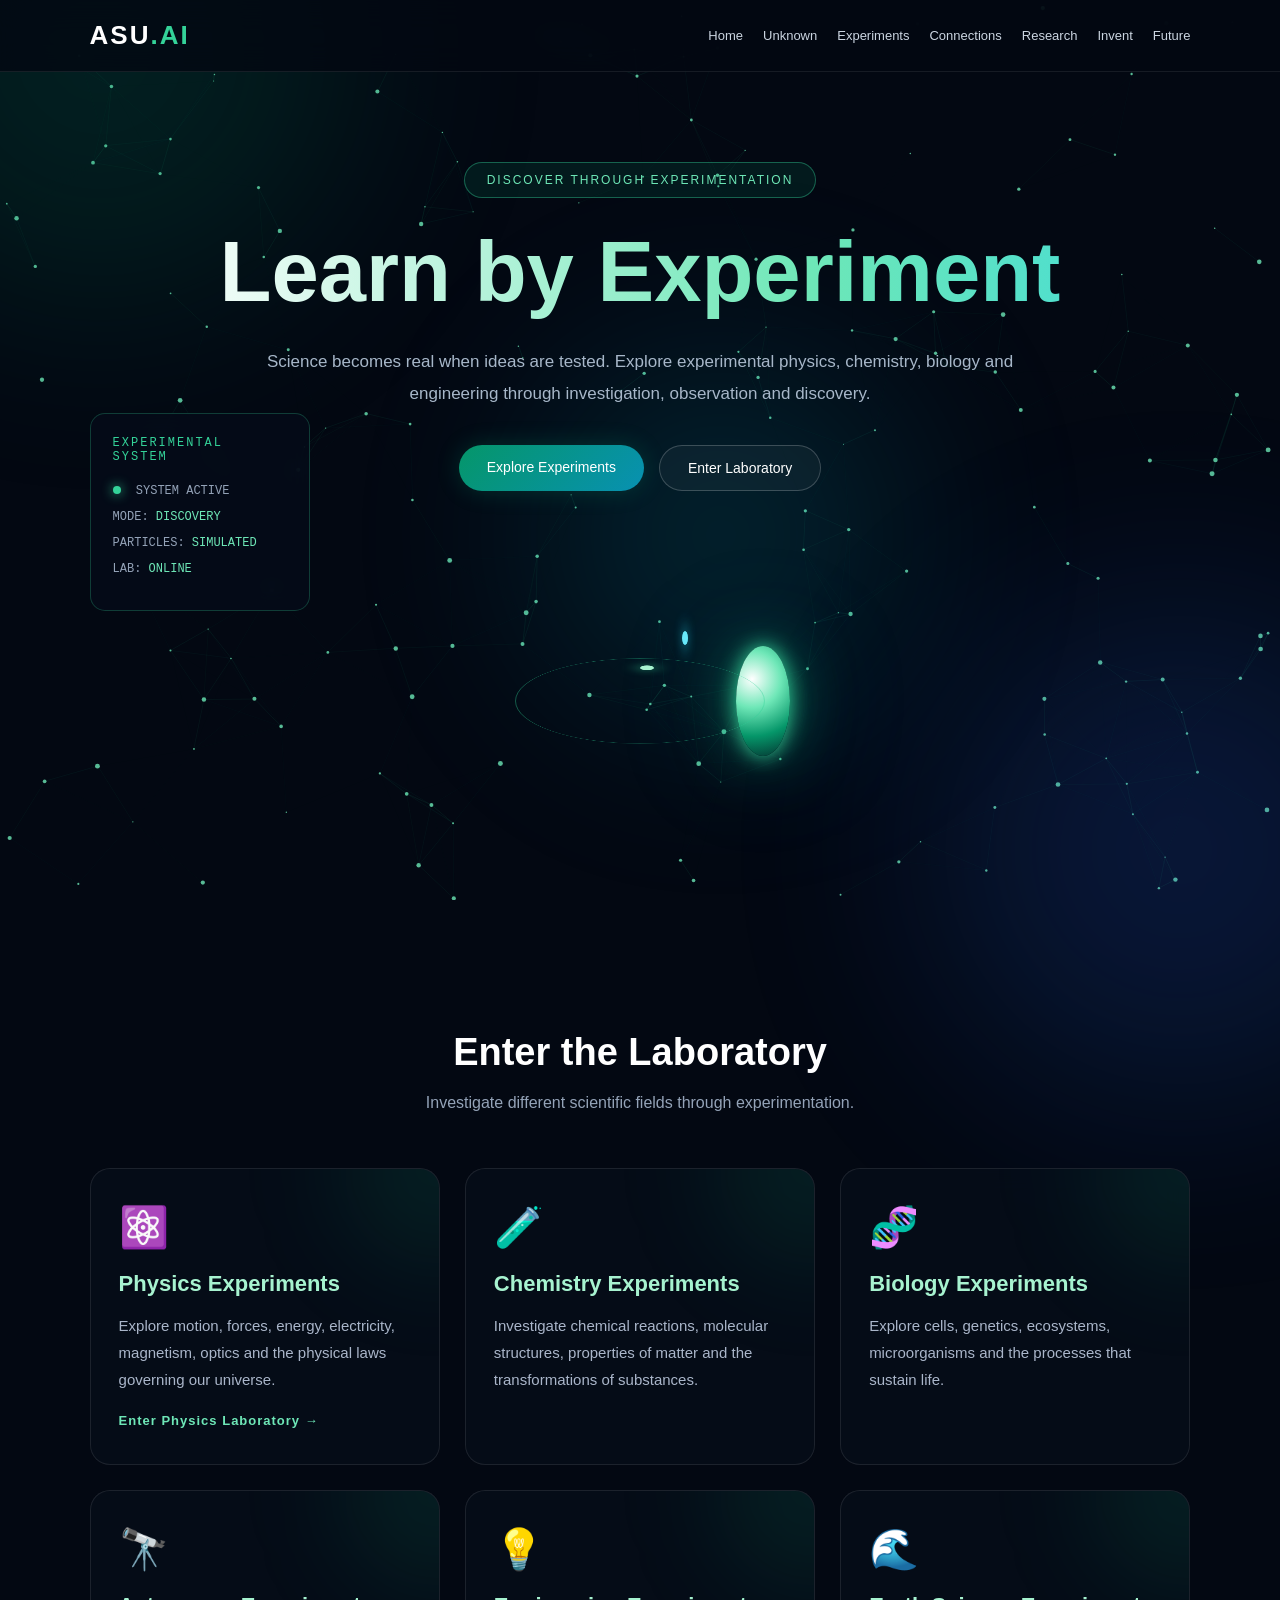
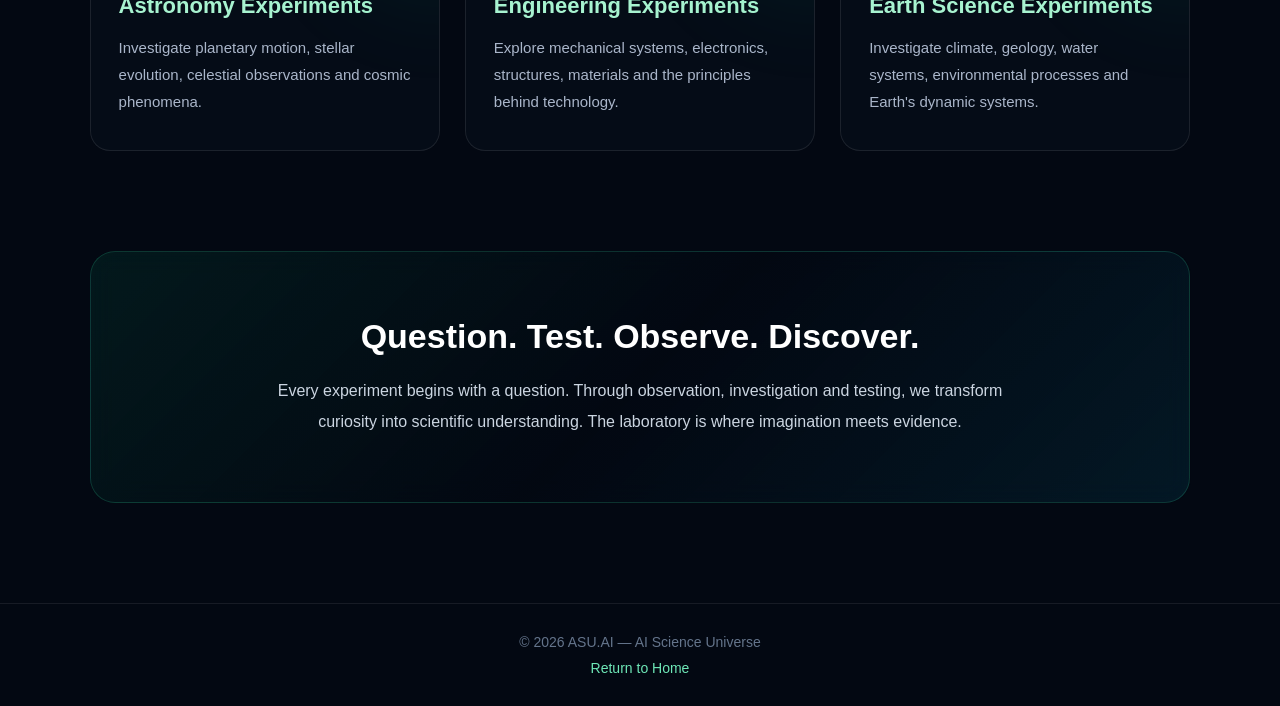
<file: experiments.html>
<!DOCTYPE html>
<html lang="en">
<head>
<meta charset="UTF-8">
<meta name="viewport" content="width=device-width, initial-scale=1.0">

<title>Learn by Experiment | ASU.AI</title>
<meta name="description" content="Explore physics, chemistry, biology and engineering through scientific experimentation with ASU.AI.">

<style>
/* =========================================
   ASU.AI - LEARN BY EXPERIMENT
   FUTURISTIC SCIENCE LAB
========================================= */

* {
    margin: 0;
    padding: 0;
    box-sizing: border-box;
}

html {
    scroll-behavior: smooth;
}

body {
    background: #030812;
    color: #ffffff;
    font-family: Arial, Helvetica, sans-serif;
    overflow-x: hidden;
}

/* BACKGROUND */

#labCanvas {
    position: fixed;
    inset: 0;
    width: 100%;
    height: 100%;
    z-index: 0;
    pointer-events: none;
}

.glow {
    position: fixed;
    border-radius: 50%;
    filter: blur(110px);
    opacity: .17;
    pointer-events: none;
    z-index: 0;
}

.glow-one {
    width: 500px;
    height: 500px;
    background: #059669;
    top: -200px;
    left: -150px;
}

.glow-two {
    width: 500px;
    height: 500px;
    background: #2563eb;
    bottom: -200px;
    right: -150px;
}

.glow-three {
    width: 350px;
    height: 350px;
    background: #06b6d4;
    top: 40%;
    right: 30%;
}

/* HEADER */

header {
    position: sticky;
    top: 0;
    z-index: 20;
    display: flex;
    justify-content: space-between;
    align-items: center;
    padding: 20px 7%;
    background: rgba(3,8,18,.8);
    backdrop-filter: blur(15px);
    border-bottom: 1px solid rgba(255,255,255,.08);
}

.logo {
    color: white;
    font-size: 26px;
    font-weight: bold;
    text-decoration: none;
    letter-spacing: 2px;
}

.logo span {
    color: #34d399;
}

nav {
    display: flex;
    flex-wrap: wrap;
    gap: 20px;
}

nav a {
    color: #cbd5e1;
    font-size: 13px;
    text-decoration: none;
    transition: .3s;
}

nav a:hover {
    color: #34d399;
}

/* HERO */

.hero {
    min-height: 90vh;
    display: flex;
    flex-direction: column;
    justify-content: center;
    align-items: center;
    text-align: center;
    padding: 90px 20px;
    position: relative;
}

.hero-tag {
    border: 1px solid rgba(52,211,153,.4);
    background: rgba(16,185,129,.1);
    color: #6ee7b7;
    padding: 10px 22px;
    border-radius: 40px;
    letter-spacing: 2px;
    font-size: 12px;
    margin-bottom: 25px;
}

.hero h1 {
    font-size: clamp(40px,7vw,85px);
    line-height: 1.15;
    max-width: 1000px;
    width: 100%;
    padding: 0 10px;
    text-align: center;
    overflow-wrap: break-word;
    font-weight: 900;

    background: linear-gradient(
        90deg,
        #ffffff,
        #6ee7b7,
        #22d3ee,
        #ffffff
    );

    background-size: 200%;
    -webkit-background-clip: text;
    background-clip: text;
    color: transparent;

    animation: titleFlow 7s linear infinite;
}

@keyframes titleFlow {
    to {
        background-position: 200%;
    }
}

.hero p {
    max-width: 750px;
    margin-top: 25px;
    color: #a7b7c9;
    font-size: 17px;
    line-height: 1.9;
}

.buttons {
    display: flex;
    gap: 15px;
    flex-wrap: wrap;
    justify-content: center;
    margin-top: 35px;
}

.btn {
    padding: 14px 28px;
    border-radius: 30px;
    text-decoration: none;
    font-size: 14px;
    transition: .3s;
}

.btn-primary {
    color: white;
    background: linear-gradient(135deg,#059669,#0891b2);
    box-shadow: 0 0 25px rgba(16,185,129,.2);
}

.btn-primary:hover {
    transform: translateY(-4px);
    box-shadow: 0 0 35px rgba(16,185,129,.4);
}

.btn-secondary {
    color: white;
    border: 1px solid rgba(255,255,255,.2);
    background: rgba(255,255,255,.04);
}

.btn-secondary:hover {
    background: rgba(255,255,255,.12);
}

/* EXPERIMENT CHAMBER */

.chamber {
    width: 300px;
    height: 300px;
    margin: 60px auto 10px;
    position: relative;
    display: flex;
    align-items: center;
    justify-content: center;
}

.chamber-core {
    width: 110px;
    height: 110px;
    border-radius: 50%;
    background: radial-gradient(
        circle at 30% 30%,
        #ffffff,
        #6ee7b7,
        #059669,
        #042f2e
    );
    box-shadow:
        0 0 20px #34d399,
        0 0 60px rgba(16,185,129,.5),
        0 0 120px rgba(6,182,212,.25);

    animation: corePulse 3s ease-in-out infinite;
}

.orbit {
    position: absolute;
    width: 250px;
    height: 250px;
    border: 1px solid rgba(52,211,153,.4);
    border-radius: 50%;
    transform: rotateX(70deg);
    animation: orbitSpin 8s linear infinite;
}

.orbit-two {
    width: 220px;
    height: 220px;
    border-color: rgba(34,211,238,.5);
    transform: rotateY(65deg);
    animation: orbitSpinTwo 12s linear infinite;
}

.orbit-three {
    width: 280px;
    height: 280px;
    border-color: rgba(167,243,208,.2);
    transform: rotateX(65deg);
    animation: orbitSpin 18s linear infinite reverse;
}

.orbit-dot {
    position: absolute;
    width: 14px;
    height: 14px;
    border-radius: 50%;
    background: #a7f3d0;
    box-shadow: 0 0 20px #34d399;
    top: 20px;
    left: 50%;
}

.orbit-two .orbit-dot {
    background: #67e8f9;
    box-shadow: 0 0 20px #22d3ee;
    top: 40px;
}

@keyframes orbitSpin {
    to {
        transform: rotateX(70deg) rotateZ(360deg);
    }
}

@keyframes orbitSpinTwo {
    to {
        transform: rotateY(65deg) rotateZ(360deg);
    }
}

@keyframes corePulse {
    0%,100% {
        transform: scale(1);
    }
    50% {
        transform: scale(1.15);
    }
}

/* LAB STATUS */

.lab-status {
    position: absolute;
    left: 7%;
    top: 50%;
    transform: translateY(-50%);
    width: 220px;
    padding: 22px;
    border-radius: 15px;
    background: rgba(5,12,25,.8);
    border: 1px solid rgba(52,211,153,.25);
    backdrop-filter: blur(12px);
    text-align: left;
    font-family: monospace;
}

.status-title {
    color: #34d399;
    letter-spacing: 2px;
    font-size: 12px;
    margin-bottom: 20px;
}

.status-line {
    color: #94a3b8;
    font-size: 12px;
    margin: 12px 0;
}

.status-line span {
    color: #6ee7b7;
}

.status-indicator {
    display: inline-block;
    width: 8px;
    height: 8px;
    background: #34d399;
    border-radius: 50%;
    box-shadow: 0 0 12px #34d399;
    margin-right: 8px;
    animation: blink 1.5s infinite;
}

@keyframes blink {
    50% {
        opacity: .2;
    }
}

/* SECTION */

.section {
    padding: 80px 7% 100px;
}

.section-heading {
    text-align: center;
    margin-bottom: 50px;
}

.section-heading h2 {
    font-size: 38px;
    margin-bottom: 15px;
}

.section-heading p {
    color: #94a3b8;
    line-height: 1.8;
}

/* EXPERIMENT CARDS */

.experiment-grid {
    display: grid;
    grid-template-columns: repeat(3,1fr);
    gap: 25px;
}

.experiment-card {
    position: relative;
    padding: 35px 28px;
    background: rgba(7,14,26,.8);
    border: 1px solid rgba(255,255,255,.09);
    border-radius: 20px;
    backdrop-filter: blur(12px);
    transition: .35s;
    overflow: hidden;
}

.experiment-card::before {
    content: "";
    position: absolute;
    top: -100px;
    right: -100px;
    width: 200px;
    height: 200px;
    border-radius: 50%;
    background: rgba(16,185,129,.1);
    filter: blur(50px);
    transition: .4s;
    pointer-events: none;
}

.experiment-card:hover {
    transform: translateY(-10px);
    border-color: rgba(52,211,153,.5);
    box-shadow: 0 15px 40px rgba(5,150,105,.15);
}

.experiment-card:hover::before {
    background: rgba(34,211,238,.15);
}

/* PHYSICS CARD LINK */

a.experiment-card-link {
    display: block;
    color: inherit;
    text-decoration: none;
    cursor: pointer;
}

.experiment-card-link:focus-visible {
    outline: 2px solid #6ee7b7;
    outline-offset: 5px;
}

.physics-entry {
    display: inline-block;
    position: relative;
    z-index: 2;
    margin-top: 20px;
    color: #6ee7b7;
    font-size: 13px;
    font-weight: bold;
    letter-spacing: 1px;
    transition: .3s;
}

.experiment-card-link:hover .physics-entry {
    color: #67e8f9;
    transform: translateX(5px);
}

.card-icon {
    font-size: 40px;
    margin-bottom: 20px;
}

.experiment-card h3 {
    font-size: 22px;
    color: #a7f3d0;
    margin-bottom: 15px;
}

.experiment-card p {
    color: #aab6ca;
    font-size: 15px;
    line-height: 1.8;
}

/* LAB BANNER */

.banner {
    margin: 0 7% 100px;
    padding: 65px 30px;
    border-radius: 25px;
    border: 1px solid rgba(52,211,153,.2);
    background: linear-gradient(
        135deg,
        rgba(5,150,105,.12),
        rgba(3,8,18,.85),
        rgba(8,145,178,.12)
    );
    text-align: center;
    backdrop-filter: blur(12px);
}

.banner h2 {
    font-size: 34px;
    margin-bottom: 20px;
}

.banner p {
    max-width: 750px;
    margin: auto;
    color: #cbd5e1;
    line-height: 1.9;
}

/* FOOTER */

footer {
    padding: 30px 20px;
    text-align: center;
    color: #64748b;
    border-top: 1px solid rgba(255,255,255,.08);
    font-size: 14px;
}

footer a {
    color: #6ee7b7;
    text-decoration: none;
}

/* MOBILE */

@media(max-width:1050px) {
    .lab-status {
        display: none;
    }

    .experiment-grid {
        grid-template-columns: repeat(2,1fr);
    }
}

@media(max-width:650px) {
    header {
        flex-direction: column;
        gap: 15px;
        padding: 18px 5%;
    }

    nav {
        justify-content: center;
        gap: 12px;
    }

    nav a {
        font-size: 11px;
    }

    .hero {
        padding: 80px 15px;
    }

    .hero p {
        font-size: 15px;
    }

    .chamber {
        transform: scale(.85);
        margin: 30px auto;
    }

    .experiment-grid {
        grid-template-columns: 1fr;
    }

    .section-heading h2 {
        font-size: 30px;
    }

    .banner {
        margin: 0 5% 70px;
        padding: 45px 20px;
    }

    .banner h2 {
        font-size: 27px;
    }
}
</style>
</head>

<body>

<canvas id="labCanvas"></canvas>

<div class="glow glow-one"></div>
<div class="glow glow-two"></div>
<div class="glow glow-three"></div>

<!-- HEADER -->

<header>

    <a href="index.html" class="logo">
        ASU<span>.AI</span>
    </a>

    <nav>
        <a href="index.html">Home</a>
        <a href="unknown.html">Unknown</a>
        <a href="experiments.html">Experiments</a>
        <a href="connections.html">Connections</a>
        <a href="research.html">Research</a>
        <a href="inventions.html">Invent</a>
        <a href="future.html">Future</a>
    </nav>

</header>

<!-- HERO -->

<section class="hero">

    <div class="hero-tag">
        DISCOVER THROUGH EXPERIMENTATION
    </div>

    <h1>Learn by Experiment</h1>

    <p>
        Science becomes real when ideas are tested.
        Explore experimental physics, chemistry, biology and
        engineering through investigation, observation and discovery.
    </p>

    <div class="buttons">

        <a href="#experiments" class="btn btn-primary">
            Explore Experiments
        </a>

        <a href="#laboratory" class="btn btn-secondary">
            Enter Laboratory
        </a>

    </div>

    <!-- EXPERIMENT CHAMBER -->

    <div class="chamber">

        <div class="orbit-three"></div>

        <div class="orbit">
            <div class="orbit-dot"></div>
        </div>

        <div class="orbit-two">
            <div class="orbit-dot"></div>
        </div>

        <div class="chamber-core"></div>

    </div>

    <!-- LAB STATUS -->

    <div class="lab-status">

        <div class="status-title">
            EXPERIMENTAL SYSTEM
        </div>

        <div class="status-line">
            <span class="status-indicator"></span>
            SYSTEM ACTIVE
        </div>

        <div class="status-line">
            MODE: <span>DISCOVERY</span>
        </div>

        <div class="status-line">
            PARTICLES: <span>SIMULATED</span>
        </div>

        <div class="status-line">
            LAB: <span>ONLINE</span>
        </div>

    </div>

</section>

<!-- LABORATORY -->

<section class="section" id="laboratory">

    <div class="section-heading">

        <h2>Enter the Laboratory</h2>

        <p>
            Investigate different scientific fields through experimentation.
        </p>

    </div>

    <div class="experiment-grid">

        <!-- FIELD 1: PHYSICS -->

        <a href="physics.html"
           class="experiment-card experiment-card-link"
           aria-label="Enter Physics Laboratory">

            <div class="card-icon">⚛️</div>

            <h3>Physics Experiments</h3>

            <p>
                Explore motion, forces, energy, electricity, magnetism,
                optics and the physical laws governing our universe.
            </p>

            <span class="physics-entry">
                Enter Physics Laboratory →
            </span>

        </a>

        <!-- FIELD 2: CHEMISTRY -->

        <div class="experiment-card">

            <div class="card-icon">🧪</div>

            <h3>Chemistry Experiments</h3>

            <p>
                Investigate chemical reactions, molecular structures,
                properties of matter and the transformations of substances.
            </p>

        </div>

        <!-- FIELD 3: BIOLOGY -->

        <div class="experiment-card">

            <div class="card-icon">🧬</div>

            <h3>Biology Experiments</h3>

            <p>
                Explore cells, genetics, ecosystems, microorganisms
                and the processes that sustain life.
            </p>

        </div>

        <!-- FIELD 4: ASTRONOMY -->

        <div class="experiment-card">

            <div class="card-icon">🔭</div>

            <h3>Astronomy Experiments</h3>

            <p>
                Investigate planetary motion, stellar evolution,
                celestial observations and cosmic phenomena.
            </p>

        </div>

        <!-- FIELD 5: ENGINEERING -->

        <div class="experiment-card">

            <div class="card-icon">💡</div>

            <h3>Engineering Experiments</h3>

            <p>
                Explore mechanical systems, electronics, structures,
                materials and the principles behind technology.
            </p>

        </div>

        <!-- FIELD 6: EARTH SCIENCE -->

        <div class="experiment-card">

            <div class="card-icon">🌊</div>

            <h3>Earth Science Experiments</h3>

            <p>
                Investigate climate, geology, water systems,
                environmental processes and Earth's dynamic systems.
            </p>

        </div>

    </div>

</section>

<!-- BANNER -->

<section class="banner">

    <h2>Question. Test. Observe. Discover.</h2>

    <p>
        Every experiment begins with a question.
        Through observation, investigation and testing,
        we transform curiosity into scientific understanding.
        The laboratory is where imagination meets evidence.
    </p>

</section>

<!-- FOOTER -->

<footer>

    <p>© 2026 ASU.AI — AI Science Universe</p>

    <p style="margin-top:10px;">
        <a href="index.html">Return to Home</a>
    </p>

</footer>

<!-- PARTICLE ANIMATION -->

<script>

const canvas = document.getElementById("labCanvas");
const ctx = canvas.getContext("2d");

let particles = [];
let width, height;
let mouseX = 0;
let mouseY = 0;

function resizeCanvas() {

    width = window.innerWidth;
    height = window.innerHeight;

    canvas.width = width;
    canvas.height = height;

    createParticles();

}

function createParticles() {

    particles = [];

    const count = Math.min(
        180,
        Math.floor(width * height / 5500)
    );

    for(let i = 0; i < count; i++) {

        particles.push({

            x: Math.random() * width,
            y: Math.random() * height,

            vx: (Math.random() - .5) * .6,
            vy: (Math.random() - .5) * .6,

            radius: Math.random() * 2 + .5

        });

    }

}

function drawParticles() {

    ctx.clearRect(0,0,width,height);

    for(let i = 0; i < particles.length; i++) {

        const p = particles[i];

        p.x += p.vx;
        p.y += p.vy;

        if(p.x < 0 || p.x > width) p.vx *= -1;
        if(p.y < 0 || p.y > height) p.vy *= -1;

        const dx = p.x - mouseX;
        const dy = p.y - mouseY;
        const distance = Math.sqrt(dx*dx + dy*dy);

        if(distance < 120 && distance > 0) {

            p.x += dx / distance * .15;
            p.y += dy / distance * .15;

        }

        ctx.beginPath();

        ctx.arc(
            p.x,
            p.y,
            p.radius,
            0,
            Math.PI * 2
        );

        ctx.fillStyle = "rgba(110,231,183,.8)";
        ctx.fill();

        for(let j = i + 1; j < particles.length; j++) {

            const q = particles[j];

            const lx = p.x - q.x;
            const ly = p.y - q.y;

            const d = Math.sqrt(lx*lx + ly*ly);

            if(d < 110) {

                ctx.beginPath();

                ctx.moveTo(p.x,p.y);
                ctx.lineTo(q.x,q.y);

                ctx.strokeStyle =
                    `rgba(52,211,153,${.15 * (1-d/110)})`;

                ctx.lineWidth = .7;

                ctx.stroke();

            }

        }

    }

    requestAnimationFrame(drawParticles);

}

window.addEventListener("resize",resizeCanvas);

window.addEventListener("mousemove",function(e){

    mouseX = e.clientX;
    mouseY = e.clientY;

});

resizeCanvas();
drawParticles();

</script>

</body>
</html>
</file>
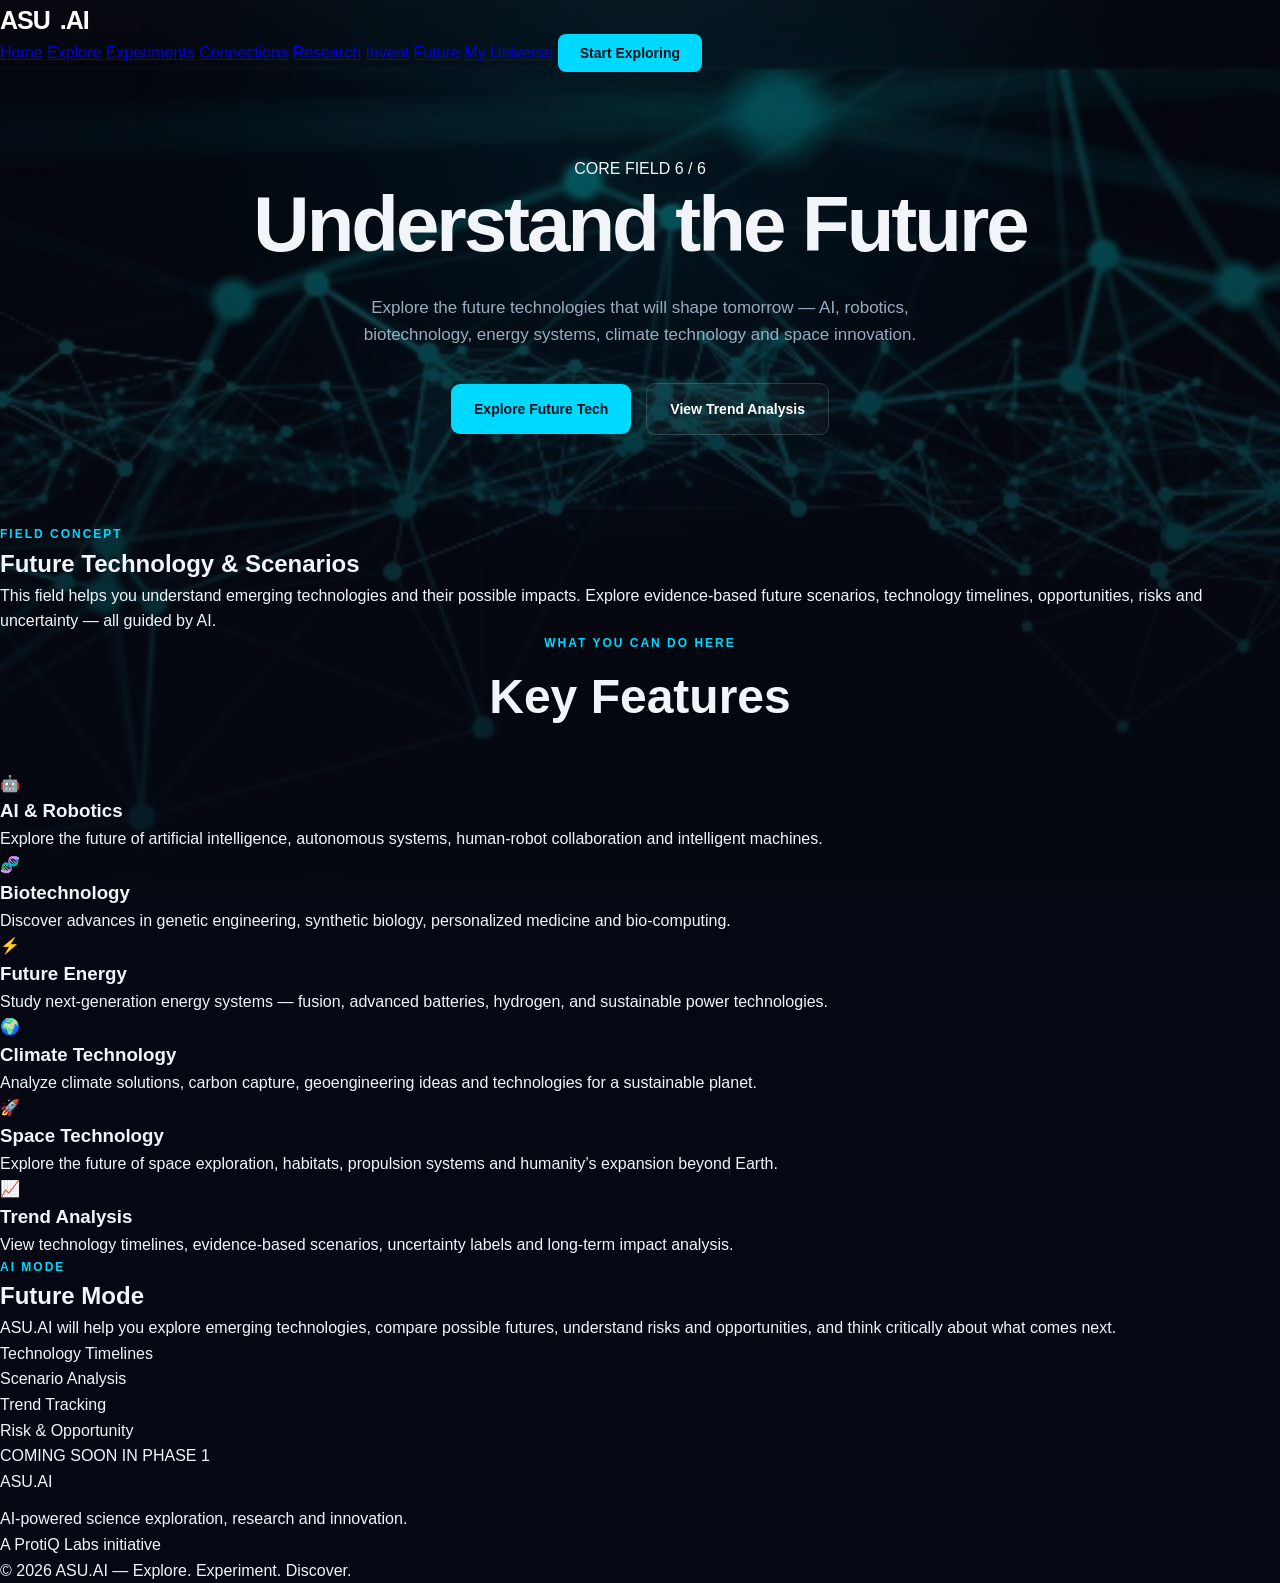
<file: future.html>
<!DOCTYPE html>
<html lang="en">
<head>
    <meta charset="UTF-8">
    <meta name="viewport" content="width=device-width, initial-scale=1.0">
    <title>Understand the Future | ASU.AI</title>
    <link rel="stylesheet" href="style.css">
</head>
<body>

    <!-- Header -->
    <header>
        <a href="index.html" class="logo">ASU<span>.AI</span></a>

        <nav>
            <a href="index.html">Home</a>
            <a href="unknown.html">Explore</a>
            <a href="experiments.html">Experiments</a>
            <a href="connections.html">Connections</a>
            <a href="research.html">Research</a>
            <a href="inventions.html">Invent</a>
            <a href="future.html" class="active">Future</a>
            <a href="my-universe.html">My Universe</a>
            <a href="#" class="nav-button">Start Exploring</a>
        </nav>
    </header>

    <!-- Hero Section -->
    <section class="hero" style="min-height: 420px; padding: 90px 8%;">
        <div class="hero-content">
            <div class="hero-label">CORE FIELD 6 / 6</div>
            <h1>Understand the <span>Future</span></h1>
            <p class="hero-description">
                Explore the future technologies that will shape tomorrow — AI, robotics, 
                biotechnology, energy systems, climate technology and space innovation.
            </p>
            <div class="hero-buttons">
                <a href="#" class="primary-button">Explore Future Tech</a>
                <a href="#" class="secondary-button">View Trend Analysis</a>
            </div>
        </div>
    </section>

    <!-- Field Description -->
    <section class="introduction">
        <div class="section-label">FIELD CONCEPT</div>
        <h2>Future Technology & Scenarios</h2>
        <p>
            This field helps you understand emerging technologies and their possible impacts. 
            Explore evidence-based future scenarios, technology timelines, opportunities, 
            risks and uncertainty — all guided by AI.
        </p>
    </section>

    <!-- What You Can Do -->
    <section class="fields">
        <div class="section-heading">
            <div class="section-label">WHAT YOU CAN DO HERE</div>
            <h2>Key Features</h2>
        </div>

        <div class="field-container">
            <div class="field-card">
                <div class="field-icon">🤖</div>
                <h3>AI & Robotics</h3>
                <p>Explore the future of artificial intelligence, autonomous systems, human-robot collaboration and intelligent machines.</p>
            </div>

            <div class="field-card">
                <div class="field-icon">🧬</div>
                <h3>Biotechnology</h3>
                <p>Discover advances in genetic engineering, synthetic biology, personalized medicine and bio-computing.</p>
            </div>

            <div class="field-card">
                <div class="field-icon">⚡</div>
                <h3>Future Energy</h3>
                <p>Study next-generation energy systems — fusion, advanced batteries, hydrogen, and sustainable power technologies.</p>
            </div>

            <div class="field-card">
                <div class="field-icon">🌍</div>
                <h3>Climate Technology</h3>
                <p>Analyze climate solutions, carbon capture, geoengineering ideas and technologies for a sustainable planet.</p>
            </div>

            <div class="field-card">
                <div class="field-icon">🚀</div>
                <h3>Space Technology</h3>
                <p>Explore the future of space exploration, habitats, propulsion systems and humanity’s expansion beyond Earth.</p>
            </div>

            <div class="field-card">
                <div class="field-icon">📈</div>
                <h3>Trend Analysis</h3>
                <p>View technology timelines, evidence-based scenarios, uncertainty labels and long-term impact analysis.</p>
            </div>
        </div>
    </section>

    <!-- AI Mode -->
    <section class="ai-section">
        <div class="section-label">AI MODE</div>
        <h2>Future Mode</h2>
        <p>
            ASU.AI will help you explore emerging technologies, compare possible futures, 
            understand risks and opportunities, and think critically about what comes next.
        </p>
        
        <div class="ai-modes">
            <div class="ai-mode">Technology Timelines</div>
            <div class="ai-mode">Scenario Analysis</div>
            <div class="ai-mode">Trend Tracking</div>
            <div class="ai-mode">Risk & Opportunity</div>
        </div>

        <p class="coming-soon">COMING SOON IN PHASE 1</p>
    </section>

    <!-- Footer -->
    <footer>
        <div class="footer-logo">ASU<span>.AI</span></div>
        <p>AI-powered science exploration, research and innovation.</p>
        <p>A ProtiQ Labs initiative</p>
        <p class="copyright">© 2026 ASU.AI — Explore. Experiment. Discover.</p>
    </footer>

</body>
</html>
</file>
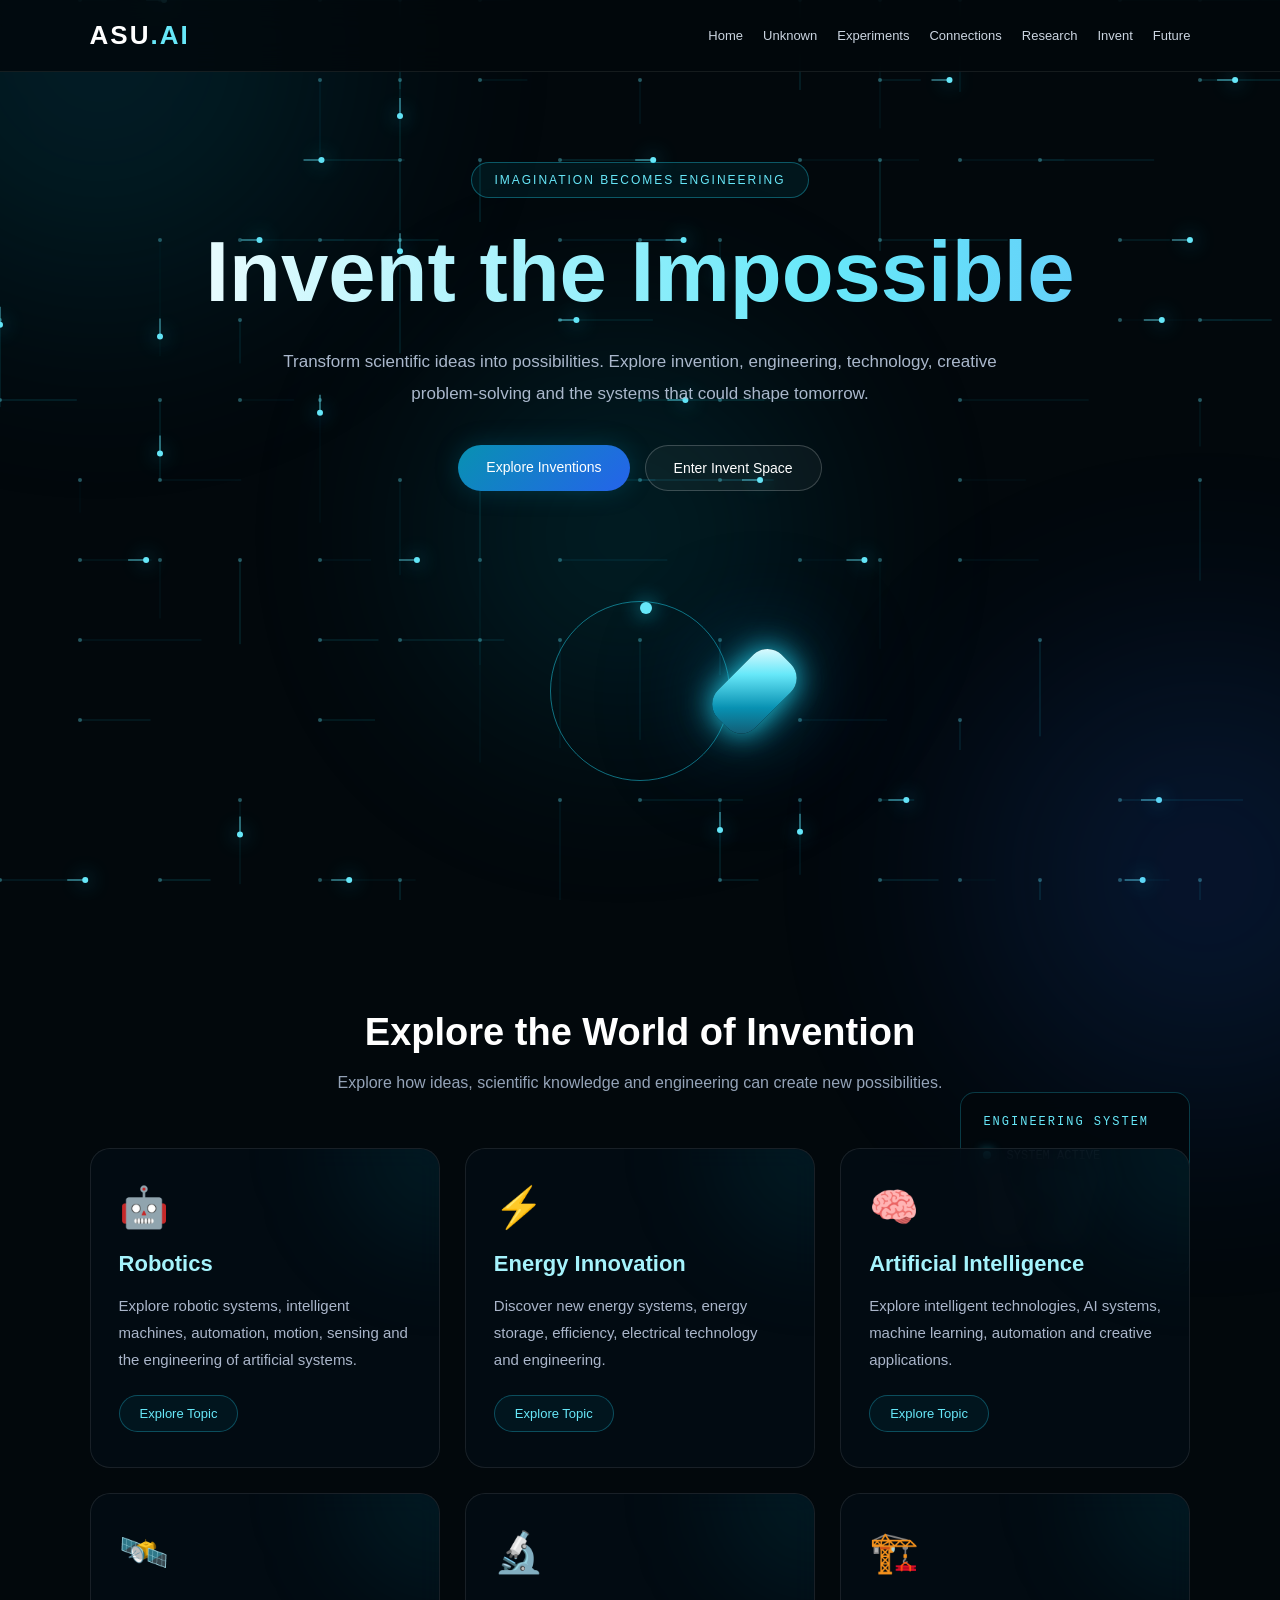
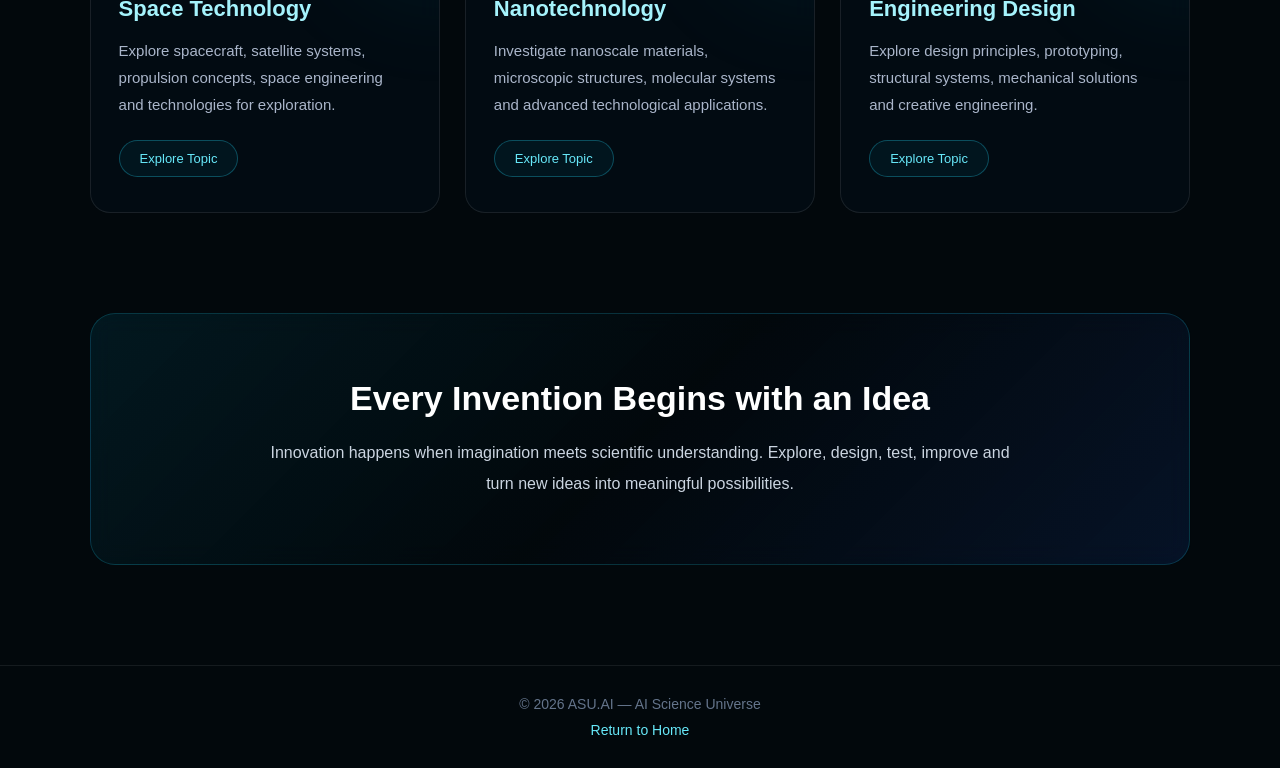
<file: inventions.html>
<!DOCTYPE html>
<html lang="en">
<head>
<meta charset="UTF-8">
<meta name="viewport" content="width=device-width, initial-scale=1.0">

<title>Invent | ASU.AI</title>

<style>

/* =========================================
   ASU.AI — INVENT
   FUTURISTIC CIRCUIT BACKGROUND
========================================= */

* {
    margin: 0;
    padding: 0;
    box-sizing: border-box;
}

html {
    scroll-behavior: smooth;
}

body {
    background: #02080c;
    color: #ffffff;
    font-family: Arial, Helvetica, sans-serif;
    overflow-x: hidden;
}

/* =========================================
   FIXED BACKGROUND
========================================= */

#circuitCanvas {
    position: fixed;
    inset: 0;
    width: 100%;
    height: 100%;
    z-index: 0;
    pointer-events: none;
}

.background-glow {
    position: fixed;
    border-radius: 50%;
    filter: blur(120px);
    opacity: .16;
    pointer-events: none;
    z-index: 0;
}

.glow-one {
    width: 500px;
    height: 500px;
    background: #0891b2;
    top: -200px;
    left: -150px;
}

.glow-two {
    width: 450px;
    height: 450px;
    background: #2563eb;
    bottom: -200px;
    right: -150px;
}

.glow-three {
    width: 350px;
    height: 350px;
    background: #06b6d4;
    top: 40%;
    left: 35%;
}

/* =========================================
   CONTENT
========================================= */

.page-content {
    position: relative;
    z-index: 2;
}

/* =========================================
   HEADER
========================================= */

header {
    position: sticky;
    top: 0;
    z-index: 20;
    display: flex;
    justify-content: space-between;
    align-items: center;
    padding: 20px 7%;
    background: rgba(2,8,12,.82);
    backdrop-filter: blur(15px);
    border-bottom: 1px solid rgba(255,255,255,.08);
}

.logo {
    color: white;
    font-size: 26px;
    font-weight: bold;
    letter-spacing: 2px;
    text-decoration: none;
}

.logo span {
    color: #67e8f9;
}

nav {
    display: flex;
    flex-wrap: wrap;
    gap: 20px;
}

nav a {
    color: #cbd5e1;
    font-size: 13px;
    text-decoration: none;
    transition: .3s;
}

nav a:hover {
    color: #67e8f9;
}

/* =========================================
   HERO
========================================= */

.hero {
    min-height: 85vh;
    display: flex;
    flex-direction: column;
    justify-content: center;
    align-items: center;
    text-align: center;
    padding: 90px 20px;
}

.hero-tag {
    padding: 10px 22px;
    border: 1px solid rgba(34,211,238,.35);
    background: rgba(8,145,178,.1);
    border-radius: 30px;
    color: #67e8f9;
    font-size: 12px;
    letter-spacing: 2px;
    margin-bottom: 25px;
}

.hero h1 {
    font-size: clamp(40px,7vw,85px);
    line-height: 1.15;
    max-width: 1100px;
    width: 100%;
    padding: 0 10px;
    text-align: center;
    overflow-wrap: break-word;
    font-weight: 900;

    background: linear-gradient(
        90deg,
        #ffffff,
        #67e8f9,
        #60a5fa,
        #ffffff
    );

    background-size: 200%;
    -webkit-background-clip: text;
    background-clip: text;
    color: transparent;

    animation: titleFlow 7s linear infinite;
}

@keyframes titleFlow {
    to {
        background-position: 200%;
    }
}

.hero p {
    max-width: 780px;
    margin-top: 25px;
    color: #aab8cc;
    font-size: 17px;
    line-height: 1.9;
}

.buttons {
    display: flex;
    gap: 15px;
    flex-wrap: wrap;
    justify-content: center;
    margin-top: 35px;
}

.btn {
    padding: 14px 28px;
    border-radius: 30px;
    text-decoration: none;
    font-size: 14px;
    transition: .3s;
}

.btn-primary {
    color: white;
    background: linear-gradient(135deg,#0891b2,#2563eb);
    box-shadow: 0 0 25px rgba(8,145,178,.25);
}

.btn-primary:hover {
    transform: translateY(-4px);
    box-shadow: 0 0 35px rgba(8,145,178,.45);
}

.btn-secondary {
    color: white;
    border: 1px solid rgba(255,255,255,.2);
    background: rgba(255,255,255,.04);
}

.btn-secondary:hover {
    background: rgba(255,255,255,.12);
}

/* =========================================
   INVENTION CORE
========================================= */

.invention-visual {
    position: relative;
    width: 280px;
    height: 280px;
    margin: 60px auto 10px;
    display: flex;
    align-items: center;
    justify-content: center;
}

.invention-core {
    width: 90px;
    height: 90px;
    border-radius: 20px;
    transform: rotate(45deg);

    background: linear-gradient(
        135deg,
        #ffffff,
        #67e8f9,
        #0891b2,
        #164e63
    );

    box-shadow:
        0 0 30px #22d3ee,
        0 0 80px rgba(8,145,178,.5),
        0 0 140px rgba(37,99,235,.25);

    animation: corePulse 3s ease-in-out infinite;
}

.visual-ring {
    position: absolute;
    width: 180px;
    height: 180px;
    border: 1px solid rgba(34,211,238,.5);
    border-radius: 50%;
    animation: ringRotate 12s linear infinite;
}

.visual-ring-two {
    width: 240px;
    height: 240px;
    border-color: rgba(96,165,250,.3);
    animation-duration: 20s;
    animation-direction: reverse;
}

.visual-ring-three {
    width: 150px;
    height: 150px;
    border-color: rgba(103,232,249,.4);
    animation-duration: 8s;
}

.visual-ring::before {
    content: "";
    position: absolute;
    top: 0;
    left: 50%;
    width: 12px;
    height: 12px;
    border-radius: 50%;
    background: #67e8f9;
    box-shadow: 0 0 20px #22d3ee;
}

.visual-ring-two::before {
    background: #60a5fa;
    box-shadow: 0 0 20px #60a5fa;
}

.visual-ring-three::before {
    background: #ffffff;
    box-shadow: 0 0 20px #ffffff;
}

@keyframes ringRotate {
    to {
        transform: rotate(360deg);
    }
}

@keyframes corePulse {
    0%,100% {
        transform: rotate(45deg) scale(1);
    }

    50% {
        transform: rotate(45deg) scale(1.15);
    }
}

/* =========================================
   SYSTEM PANEL
========================================= */

.system-panel {
    position: absolute;
    right: 7%;
    top: 50%;
    transform: translateY(-50%);
    width: 230px;
    padding: 22px;
    border-radius: 15px;
    background: rgba(2,8,12,.85);
    border: 1px solid rgba(34,211,238,.25);
    backdrop-filter: blur(12px);
    text-align: left;
    font-family: monospace;
}

.panel-title {
    color: #67e8f9;
    font-size: 12px;
    letter-spacing: 2px;
    margin-bottom: 20px;
}

.panel-line {
    color: #94a3b8;
    font-size: 12px;
    margin: 12px 0;
}

.panel-line span {
    color: #67e8f9;
}

.status-dot {
    display: inline-block;
    width: 8px;
    height: 8px;
    border-radius: 50%;
    background: #22d3ee;
    box-shadow: 0 0 12px #22d3ee;
    margin-right: 8px;
    animation: blink 1.5s infinite;
}

@keyframes blink {
    50% {
        opacity: .2;
    }
}

/* =========================================
   SECTIONS
========================================= */

.section {
    padding: 80px 7% 100px;
}

.section-heading {
    text-align: center;
    margin-bottom: 50px;
}

.section-heading h2 {
    font-size: 38px;
    margin-bottom: 15px;
}

.section-heading p {
    color: #94a3b8;
    line-height: 1.8;
}

/* =========================================
   INVENTION CARDS
========================================= */

.invention-grid {
    display: grid;
    grid-template-columns: repeat(3,1fr);
    gap: 25px;
}

.invention-card {
    position: relative;
    padding: 35px 28px;
    border-radius: 20px;
    background: rgba(3,12,20,.86);
    border: 1px solid rgba(255,255,255,.09);
    backdrop-filter: blur(12px);
    overflow: hidden;
    transition: .35s;
}

.invention-card::before {
    content: "";
    position: absolute;
    top: -100px;
    right: -100px;
    width: 200px;
    height: 200px;
    border-radius: 50%;
    background: rgba(8,145,178,.1);
    filter: blur(50px);
    transition: .4s;
}

.invention-card:hover {
    transform: translateY(-10px);
    border-color: rgba(34,211,238,.45);
    box-shadow: 0 15px 40px rgba(8,145,178,.15);
}

.invention-card:hover::before {
    background: rgba(37,99,235,.15);
}

.card-icon {
    font-size: 40px;
    margin-bottom: 20px;
}

.invention-card h3 {
    font-size: 22px;
    color: #a5f3fc;
    margin-bottom: 15px;
}

.invention-card p {
    color: #aab6ca;
    font-size: 15px;
    line-height: 1.8;
}

.card-button {
    display: inline-block;
    margin-top: 22px;
    padding: 10px 20px;
    border-radius: 25px;
    color: #67e8f9;
    border: 1px solid rgba(34,211,238,.3);
    background: rgba(8,145,178,.08);
    text-decoration: none;
    font-size: 13px;
    transition: .3s;
}

.card-button:hover {
    background: rgba(8,145,178,.2);
    border-color: #67e8f9;
}

/* =========================================
   BANNER
========================================= */

.banner {
    margin: 0 7% 100px;
    padding: 65px 30px;
    border-radius: 25px;

    border: 1px solid rgba(34,211,238,.2);

    background: linear-gradient(
        135deg,
        rgba(8,145,178,.12),
        rgba(2,8,12,.85),
        rgba(37,99,235,.12)
    );

    text-align: center;
    backdrop-filter: blur(12px);
}

.banner h2 {
    font-size: 34px;
    margin-bottom: 20px;
}

.banner p {
    max-width: 750px;
    margin: auto;
    color: #cbd5e1;
    line-height: 1.9;
}

/* =========================================
   FOOTER
========================================= */

footer {
    padding: 30px 20px;
    text-align: center;
    color: #64748b;
    border-top: 1px solid rgba(255,255,255,.08);
    font-size: 14px;
}

footer a {
    color: #67e8f9;
    text-decoration: none;
}

/* =========================================
   MOBILE
========================================= */

@media(max-width:1050px) {

    .system-panel {
        display: none;
    }

    .invention-grid {
        grid-template-columns: repeat(2,1fr);
    }

}

@media(max-width:650px) {

    header {
        flex-direction: column;
        gap: 15px;
        padding: 18px 5%;
    }

    nav {
        justify-content: center;
        gap: 12px;
    }

    nav a {
        font-size: 11px;
    }

    .hero {
        min-height: auto;
        padding: 80px 15px;
    }

    .hero p {
        font-size: 15px;
    }

    .invention-visual {
        transform: scale(.85);
        margin: 30px auto;
    }

    .invention-grid {
        grid-template-columns: 1fr;
    }

    .section-heading h2 {
        font-size: 30px;
    }

    .banner {
        margin: 0 5% 70px;
        padding: 45px 20px;
    }

    .banner h2 {
        font-size: 27px;
    }

}

</style>
</head>

<body>

<!-- FIXED CIRCUIT BACKGROUND -->

<canvas id="circuitCanvas"></canvas>

<div class="background-glow glow-one"></div>
<div class="background-glow glow-two"></div>
<div class="background-glow glow-three"></div>

<!-- FOREGROUND -->

<div class="page-content">

<!-- HEADER -->

<header>

    <a href="index.html" class="logo">
        ASU<span>.AI</span>
    </a>

    <nav>
        <a href="index.html">Home</a>
        <a href="unknown.html">Unknown</a>
        <a href="experiments.html">Experiments</a>
        <a href="connections.html">Connections</a>
        <a href="research.html">Research</a>
        <a href="inventions.html">Invent</a>
        <a href="future.html">Future</a>
    </nav>

</header>

<!-- HERO -->

<section class="hero">

    <div class="hero-tag">
        IMAGINATION BECOMES ENGINEERING
    </div>

    <h1>Invent the Impossible</h1>

    <p>
        Transform scientific ideas into possibilities.
        Explore invention, engineering, technology,
        creative problem-solving and the systems
        that could shape tomorrow.
    </p>

    <div class="buttons">

        <a href="#inventions" class="btn btn-primary">
            Explore Inventions
        </a>

        <a href="#engineering" class="btn btn-secondary">
            Enter Invent Space
        </a>

    </div>

    <!-- INVENTION CORE -->

    <div class="invention-visual">

        <div class="visual-ring-two"></div>
        <div class="visual-ring"></div>
        <div class="visual-ring-three"></div>
        <div class="invention-core"></div>

    </div>

    <!-- SYSTEM PANEL -->

    <div class="system-panel">

        <div class="panel-title">
            ENGINEERING SYSTEM
        </div>

        <div class="panel-line">
            <span class="status-dot"></span>
            SYSTEM ACTIVE
        </div>

        <div class="panel-line">
            MODE: <span>INNOVATION</span>
        </div>

        <div class="panel-line">
            PROCESS: <span>DESIGN</span>
        </div>

        <div class="panel-line">
            STATUS: <span>ONLINE</span>
        </div>

    </div>

</section>

<!-- INVENTION TOPICS -->

<section class="section" id="engineering">

    <div class="section-heading">

        <h2>Explore the World of Invention</h2>

        <p>
            Explore how ideas, scientific knowledge
            and engineering can create new possibilities.
        </p>

    </div>

    <div class="invention-grid" id="inventions">

        <div class="invention-card">

            <div class="card-icon">🤖</div>

            <h3>Robotics</h3>

            <p>
                Explore robotic systems, intelligent machines,
                automation, motion, sensing and
                the engineering of artificial systems.
            </p>

            <a href="https://en.wikipedia.org/wiki/Robotics"
               target="_blank"
               rel="noopener noreferrer"
               class="card-button">
                Explore Topic
            </a>

        </div>

        <div class="invention-card">

            <div class="card-icon">⚡</div>

            <h3>Energy Innovation</h3>

            <p>
                Discover new energy systems,
                energy storage, efficiency,
                electrical technology and engineering.
            </p>

            <a href="https://en.wikipedia.org/wiki/Energy_technology"
               target="_blank"
               rel="noopener noreferrer"
               class="card-button">
                Explore Topic
            </a>

        </div>

        <div class="invention-card">

            <div class="card-icon">🧠</div>

            <h3>Artificial Intelligence</h3>

            <p>
                Explore intelligent technologies,
                AI systems, machine learning,
                automation and creative applications.
            </p>

            <a href="https://en.wikipedia.org/wiki/Artificial_intelligence"
               target="_blank"
               rel="noopener noreferrer"
               class="card-button">
                Explore Topic
            </a>

        </div>

        <div class="invention-card">

            <div class="card-icon">🛰️</div>

            <h3>Space Technology</h3>

            <p>
                Explore spacecraft, satellite systems,
                propulsion concepts, space engineering
                and technologies for exploration.
            </p>

            <a href="https://en.wikipedia.org/wiki/Space_technology"
               target="_blank"
               rel="noopener noreferrer"
               class="card-button">
                Explore Topic
            </a>

        </div>

        <div class="invention-card">

            <div class="card-icon">🔬</div>

            <h3>Nanotechnology</h3>

            <p>
                Investigate nanoscale materials,
                microscopic structures, molecular systems
                and advanced technological applications.
            </p>

            <a href="https://en.wikipedia.org/wiki/Nanotechnology"
               target="_blank"
               rel="noopener noreferrer"
               class="card-button">
                Explore Topic
            </a>

        </div>

        <div class="invention-card">

            <div class="card-icon">🏗️</div>

            <h3>Engineering Design</h3>

            <p>
                Explore design principles,
                prototyping, structural systems,
                mechanical solutions and creative engineering.
            </p>

            <a href="https://en.wikipedia.org/wiki/Engineering_design"
               target="_blank"
               rel="noopener noreferrer"
               class="card-button">
                Explore Topic
            </a>

        </div>

    </div>

</section>

<!-- BANNER -->

<section class="banner">

    <h2>Every Invention Begins with an Idea</h2>

    <p>
        Innovation happens when imagination meets scientific
        understanding. Explore, design, test, improve
        and turn new ideas into meaningful possibilities.
    </p>

</section>

<!-- FOOTER -->

<footer>

    <p>© 2026 ASU.AI — AI Science Universe</p>

    <p style="margin-top:10px;">
        <a href="index.html">Return to Home</a>
    </p>

</footer>

</div>

<!-- CIRCUIT ANIMATION -->

<script>

const canvas = document.getElementById("circuitCanvas");
const ctx = canvas.getContext("2d");

let width;
let height;
let circuits = [];
let pulses = [];

function resizeCanvas() {

    width = window.innerWidth;
    height = window.innerHeight;

    canvas.width = width;
    canvas.height = height;

    createCircuits();

}

function createCircuits() {

    circuits = [];
    pulses = [];

    const spacing = 80;

    for(let x = 0; x < width; x += spacing) {

        for(let y = 0; y < height; y += spacing) {

            if(Math.random() > .55) {

                const horizontal = Math.random() > .5;

                circuits.push({

                    x: x,
                    y: y,

                    length: Math.random() * 100 + 30,

                    horizontal: horizontal,

                    opacity: Math.random() * .18 + .05

                });

                if(Math.random() > .65) {

                    pulses.push({

                        x: x,
                        y: y,

                        length: Math.random() * 80 + 30,

                        horizontal: horizontal,

                        progress: Math.random(),

                        speed: Math.random() * .008 + .003

                    });

                }

            }

        }

    }

}

function animateCircuit() {

    ctx.clearRect(0,0,width,height);

    /* CIRCUIT PATHS */

    for(let c of circuits) {

        ctx.beginPath();

        if(c.horizontal) {

            ctx.moveTo(c.x,c.y);
            ctx.lineTo(c.x+c.length,c.y);

        } else {

            ctx.moveTo(c.x,c.y);
            ctx.lineTo(c.x,c.y+c.length);

        }

        ctx.strokeStyle =
            `rgba(34,211,238,${c.opacity})`;

        ctx.lineWidth = 1;

        ctx.stroke();

        /* CIRCUIT NODE */

        ctx.beginPath();

        ctx.arc(
            c.x,
            c.y,
            2,
            0,
            Math.PI*2
        );

        ctx.fillStyle =
            "rgba(103,232,249,.35)";

        ctx.fill();

    }

    /* ENERGY PULSES */

    for(let p of pulses) {

        p.progress += p.speed;

        if(p.progress > 1) p.progress = 0;

        let px;
        let py;

        if(p.horizontal) {

            px = p.x + p.length * p.progress;
            py = p.y;

        } else {

            px = p.x;
            py = p.y + p.length * p.progress;

        }

        /* PULSE */

        ctx.beginPath();

        ctx.arc(
            px,
            py,
            3,
            0,
            Math.PI*2
        );

        ctx.fillStyle = "#67e8f9";

        ctx.shadowBlur = 20;
        ctx.shadowColor = "#22d3ee";

        ctx.fill();

        ctx.shadowBlur = 0;

        /* LIGHT TRAIL */

        ctx.beginPath();

        if(p.horizontal) {

            ctx.moveTo(px-18,py);
            ctx.lineTo(px,py);

        } else {

            ctx.moveTo(px,py-18);
            ctx.lineTo(px,py);

        }

        ctx.strokeStyle = "rgba(103,232,249,.4)";
        ctx.lineWidth = 2;

        ctx.stroke();

    }

    requestAnimationFrame(animateCircuit);

}

window.addEventListener("resize",resizeCanvas);

resizeCanvas();
animateCircuit();

</script>

</body>
</html>
</file>
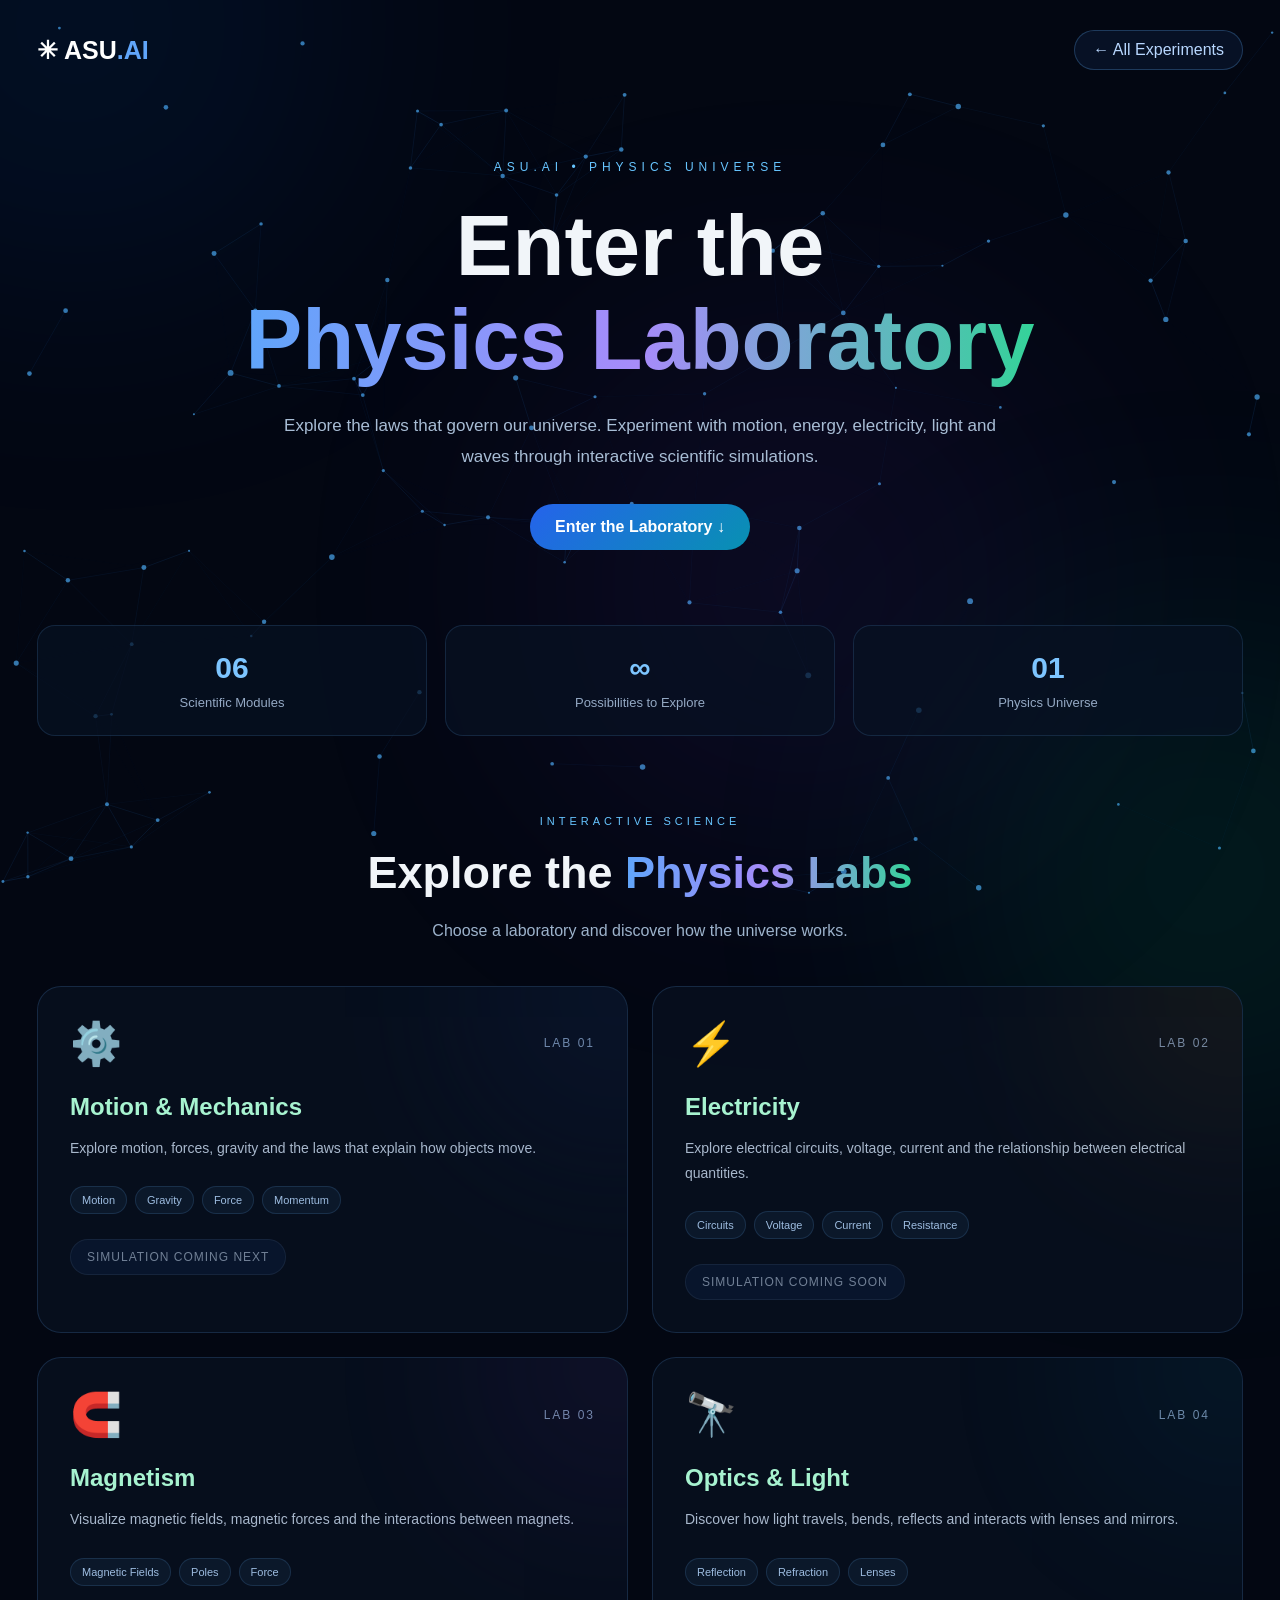
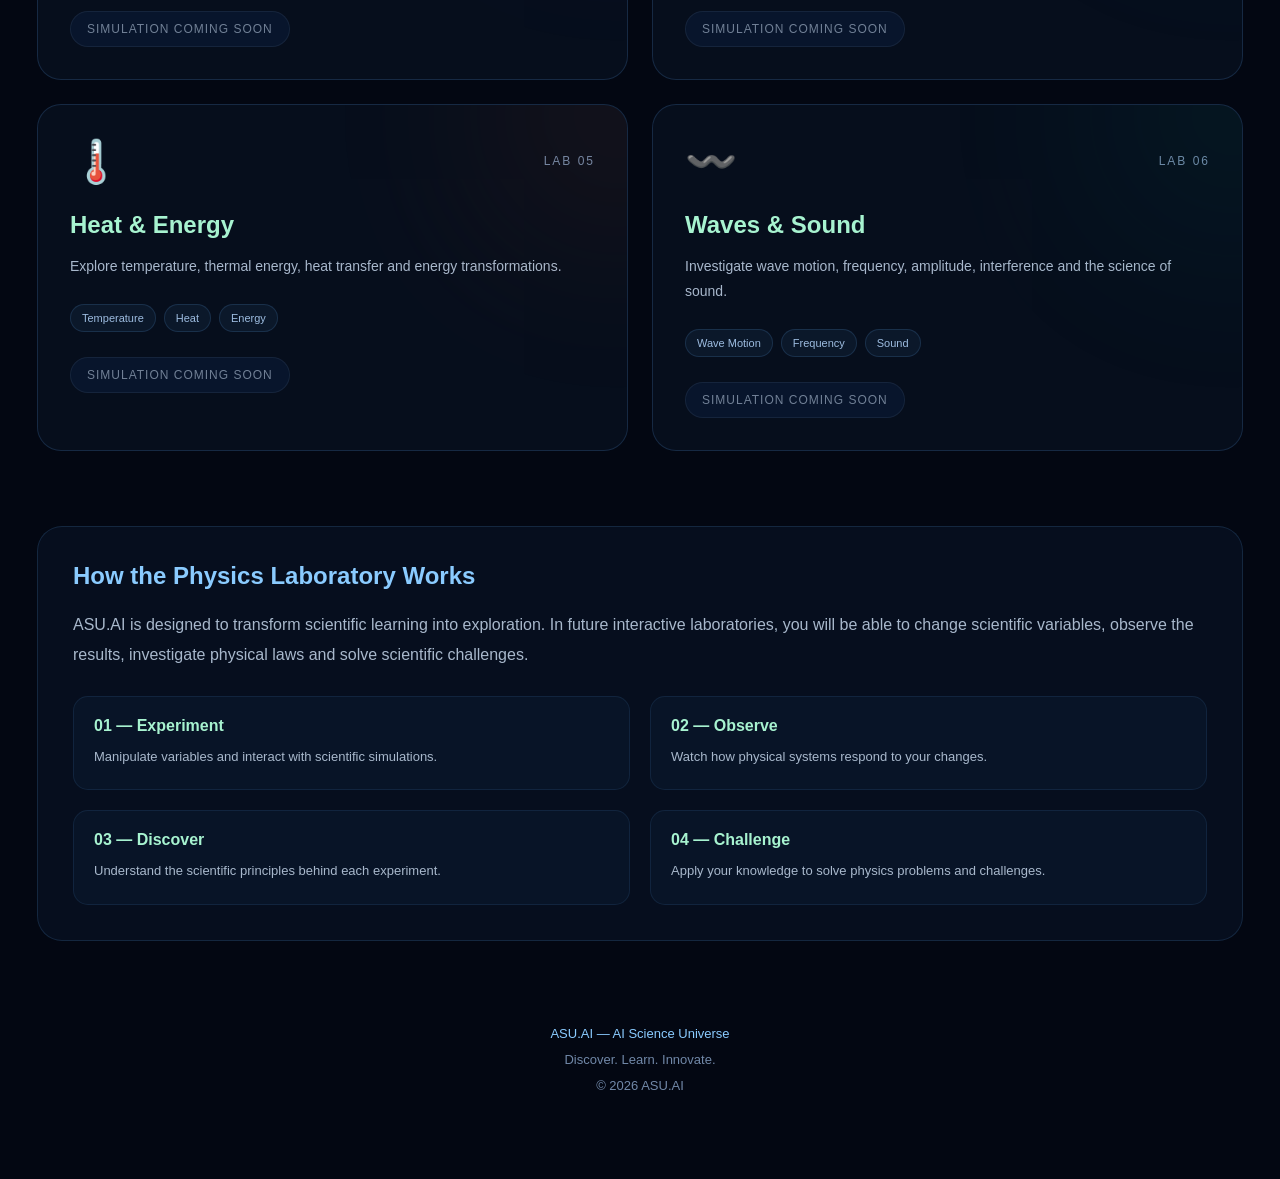
<file: physics.html>
<!DOCTYPE html>
<html lang="en">
<head>
<meta charset="UTF-8">
<meta name="viewport" content="width=device-width, initial-scale=1.0">
<title>Physics Laboratory | ASU.AI</title>
<meta name="description" content="Explore interactive physics simulations and discover the laws of the universe with ASU.AI.">

<style>
* {
    margin: 0;
    padding: 0;
    box-sizing: border-box;
}

html {
    scroll-behavior: smooth;
}

body {
    font-family: Arial, sans-serif;
    background: #030712;
    color: #f1f5f9;
    overflow-x: hidden;
}

#physicsCanvas {
    position: fixed;
    inset: 0;
    width: 100%;
    height: 100%;
    z-index: 0;
    pointer-events: none;
}

.glow {
    position: fixed;
    width: 450px;
    height: 450px;
    border-radius: 50%;
    filter: blur(140px);
    opacity: 0.12;
    pointer-events: none;
    z-index: 0;
}

.glow1 {
    background: #0077ff;
    top: -200px;
    left: -150px;
}

.glow2 {
    background: #00ffaa;
    bottom: -200px;
    right: -150px;
}

.glow3 {
    background: #7c3aed;
    top: 40%;
    left: 45%;
}

.container {
    position: relative;
    z-index: 2;
    max-width: 1250px;
    margin: auto;
    padding: 30px 22px 80px;
}

/* NAVIGATION */

.nav {
    display: flex;
    justify-content: space-between;
    align-items: center;
    gap: 15px;
    margin-bottom: 70px;
    flex-wrap: wrap;
}

.logo {
    font-size: 25px;
    font-weight: bold;
    text-decoration: none;
    color: white;
}

.logo span {
    color: #60a5fa;
}

.back {
    text-decoration: none;
    color: #b8d7ff;
    padding: 10px 18px;
    border: 1px solid rgba(100,180,255,0.25);
    border-radius: 30px;
    background: rgba(10,25,50,0.6);
    transition: 0.3s;
}

.back:hover {
    background: rgba(30,100,180,0.2);
    box-shadow: 0 0 20px rgba(0,140,255,0.2);
}

/* HERO */

.hero {
    text-align: center;
    padding: 20px 0 75px;
}

.tag {
    color: #67c5ff;
    letter-spacing: 5px;
    font-size: 12px;
    margin-bottom: 25px;
}

.hero h1 {
    font-size: clamp(42px, 7vw, 85px);
    line-height: 1.1;
    margin-bottom: 25px;
}

.gradient {
    background: linear-gradient(90deg, #60a5fa, #a78bfa, #34d399);
    -webkit-background-clip: text;
    background-clip: text;
    color: transparent;
}

.hero p {
    max-width: 750px;
    margin: auto;
    color: #a8bdd5;
    font-size: 17px;
    line-height: 1.8;
}

.hero-buttons {
    margin-top: 32px;
}

.explore-btn {
    display: inline-block;
    padding: 14px 25px;
    background: linear-gradient(135deg, #2563eb, #0891b2);
    color: white;
    text-decoration: none;
    border-radius: 30px;
    font-weight: bold;
    transition: 0.3s;
}

.explore-btn:hover {
    transform: translateY(-3px);
    box-shadow: 0 0 25px rgba(59,130,246,0.4);
}

/* STATS */

.stats {
    display: grid;
    grid-template-columns: repeat(3, 1fr);
    gap: 18px;
    margin-bottom: 75px;
}

.stat {
    padding: 25px;
    border: 1px solid rgba(100,180,255,0.15);
    border-radius: 18px;
    background: rgba(8,18,35,0.7);
    text-align: center;
}

.stat h2 {
    color: #7dc5ff;
    font-size: 30px;
    margin-bottom: 10px;
}

.stat p {
    color: #94a9c4;
    font-size: 13px;
}

/* SECTION */

.section-header {
    text-align: center;
    margin-bottom: 40px;
}

.section-header small {
    color: #67c5ff;
    letter-spacing: 4px;
    font-size: 11px;
}

.section-header h2 {
    font-size: clamp(28px, 4vw, 45px);
    margin: 18px 0;
}

.section-header p {
    color: #9db3cc;
    line-height: 1.8;
}

/* LAB CARDS */

.lab-grid {
    display: grid;
    grid-template-columns: repeat(2, 1fr);
    gap: 24px;
}

.lab-card {
    position: relative;
    overflow: hidden;
    padding: 32px;
    min-height: 300px;
    border-radius: 24px;
    background: rgba(7,16,31,0.86);
    border: 1px solid rgba(100,180,255,0.17);
    transition: 0.35s;
}

.lab-card:hover {
    transform: translateY(-6px);
    border-color: rgba(96,165,250,0.55);
    box-shadow: 0 0 35px rgba(30,100,255,0.12);
}

.lab-card::after {
    content: "";
    position: absolute;
    width: 220px;
    height: 220px;
    border-radius: 50%;
    background: var(--card-color);
    filter: blur(110px);
    opacity: 0.12;
    right: -100px;
    top: -100px;
    pointer-events: none;
}

.card-top {
    display: flex;
    justify-content: space-between;
    align-items: center;
    margin-bottom: 25px;
}

.icon {
    font-size: 42px;
}

.number {
    font-size: 12px;
    letter-spacing: 2px;
    color: #7188a8;
}

.lab-card h3 {
    font-size: 24px;
    margin-bottom: 15px;
    color: #a7f3d0;
}

.lab-card p {
    color: #a8b8cc;
    line-height: 1.8;
    font-size: 14px;
    margin-bottom: 25px;
}

.topics {
    display: flex;
    flex-wrap: wrap;
    gap: 8px;
    margin-bottom: 25px;
}

.topic {
    padding: 7px 11px;
    border: 1px solid rgba(100,180,255,0.15);
    background: rgba(15,30,50,0.7);
    border-radius: 20px;
    color: #9dbce0;
    font-size: 11px;
}

.card-button {
    display: inline-block;
    padding: 10px 16px;
    border-radius: 25px;
    border: 1px solid rgba(100,180,255,0.25);
    color: #a8d4ff;
    background: rgba(10,30,60,0.5);
    font-size: 12px;
    letter-spacing: 1px;
    text-decoration: none;
}

.card-button:hover {
    background: rgba(30,100,180,0.2);
}

.card-button.disabled {
    color: #718096;
    border-color: rgba(100,120,150,0.15);
    cursor: default;
}

/* INFO */

.info {
    margin-top: 75px;
    padding: 35px;
    border: 1px solid rgba(100,180,255,0.15);
    border-radius: 25px;
    background: rgba(8,18,35,0.75);
}

.info h2 {
    color: #8acbff;
    margin-bottom: 20px;
}

.info p {
    color: #a8b8cc;
    line-height: 1.9;
}

.info-list {
    display: grid;
    grid-template-columns: repeat(2, 1fr);
    gap: 20px;
    margin-top: 25px;
}

.info-item {
    padding: 20px;
    border-radius: 15px;
    background: rgba(10,25,45,0.7);
    border: 1px solid rgba(100,180,255,0.1);
}

.info-item h3 {
    color: #a7f3d0;
    margin-bottom: 10px;
    font-size: 16px;
}

.info-item p {
    font-size: 13px;
}

/* FOOTER */

.footer {
    margin-top: 80px;
    text-align: center;
    color: #7188a8;
    font-size: 13px;
    line-height: 2;
}

.footer a {
    color: #8acbff;
    text-decoration: none;
}

/* RESPONSIVE */

@media(max-width: 750px) {
    .lab-grid {
        grid-template-columns: 1fr;
    }

    .stats {
        grid-template-columns: 1fr;
    }

    .info-list {
        grid-template-columns: 1fr;
    }

    .nav {
        margin-bottom: 45px;
    }

    .hero {
        padding-bottom: 50px;
    }
}

@media(max-width: 500px) {
    .container {
        padding-left: 15px;
        padding-right: 15px;
    }

    .lab-card {
        padding: 25px;
    }

    .lab-card h3 {
        font-size: 21px;
    }
}
</style>
</head>

<body>

<canvas id="physicsCanvas"></canvas>

<div class="glow glow1"></div>
<div class="glow glow2"></div>
<div class="glow glow3"></div>

<div class="container">

    <!-- NAVIGATION -->
    <nav class="nav">

        <a href="index.html" class="logo">
            ✳ ASU<span>.AI</span>
        </a>

        <a href="experiments.html" class="back">
            ← All Experiments
        </a>

    </nav>

    <!-- HERO -->
    <section class="hero">

        <div class="tag">ASU.AI • PHYSICS UNIVERSE</div>

        <h1>
            Enter the<br>
            <span class="gradient">Physics Laboratory</span>
        </h1>

        <p>
            Explore the laws that govern our universe.
            Experiment with motion, energy, electricity,
            light and waves through interactive scientific simulations.
        </p>

        <div class="hero-buttons">

            <a href="#labs" class="explore-btn">
                Enter the Laboratory ↓
            </a>

        </div>

    </section>

    <!-- STATS -->
    <section class="stats">

        <div class="stat">
            <h2>06</h2>
            <p>Scientific Modules</p>
        </div>

        <div class="stat">
            <h2>∞</h2>
            <p>Possibilities to Explore</p>
        </div>

        <div class="stat">
            <h2>01</h2>
            <p>Physics Universe</p>
        </div>

    </section>

    <!-- MODULES -->
    <section id="labs">

        <div class="section-header">

            <small>INTERACTIVE SCIENCE</small>

            <h2>
                Explore the <span class="gradient">Physics Labs</span>
            </h2>

            <p>
                Choose a laboratory and discover how the universe works.
            </p>

        </div>

        <div class="lab-grid">

            <!-- MECHANICS -->
            <article class="lab-card" style="--card-color:#3b82f6">

                <div class="card-top">
                    <span class="icon">⚙️</span>
                    <span class="number">LAB 01</span>
                </div>

                <h3>Motion & Mechanics</h3>

                <p>
                    Explore motion, forces, gravity and the laws
                    that explain how objects move.
                </p>

                <div class="topics">
                    <span class="topic">Motion</span>
                    <span class="topic">Gravity</span>
                    <span class="topic">Force</span>
                    <span class="topic">Momentum</span>
                </div>

                <span class="card-button disabled">
                    SIMULATION COMING NEXT
                </span>

            </article>

            <!-- ELECTRICITY -->
            <article class="lab-card" style="--card-color:#f59e0b">

                <div class="card-top">
                    <span class="icon">⚡</span>
                    <span class="number">LAB 02</span>
                </div>

                <h3>Electricity</h3>

                <p>
                    Explore electrical circuits, voltage, current
                    and the relationship between electrical quantities.
                </p>

                <div class="topics">
                    <span class="topic">Circuits</span>
                    <span class="topic">Voltage</span>
                    <span class="topic">Current</span>
                    <span class="topic">Resistance</span>
                </div>

                <span class="card-button disabled">
                    SIMULATION COMING SOON
                </span>

            </article>

            <!-- MAGNETISM -->
            <article class="lab-card" style="--card-color:#a855f7">

                <div class="card-top">
                    <span class="icon">🧲</span>
                    <span class="number">LAB 03</span>
                </div>

                <h3>Magnetism</h3>

                <p>
                    Visualize magnetic fields, magnetic forces
                    and the interactions between magnets.
                </p>

                <div class="topics">
                    <span class="topic">Magnetic Fields</span>
                    <span class="topic">Poles</span>
                    <span class="topic">Force</span>
                </div>

                <span class="card-button disabled">
                    SIMULATION COMING SOON
                </span>

            </article>

            <!-- OPTICS -->
            <article class="lab-card" style="--card-color:#06b6d4">

                <div class="card-top">
                    <span class="icon">🔭</span>
                    <span class="number">LAB 04</span>
                </div>

                <h3>Optics & Light</h3>

                <p>
                    Discover how light travels, bends, reflects
                    and interacts with lenses and mirrors.
                </p>

                <div class="topics">
                    <span class="topic">Reflection</span>
                    <span class="topic">Refraction</span>
                    <span class="topic">Lenses</span>
                </div>

                <span class="card-button disabled">
                    SIMULATION COMING SOON
                </span>

            </article>

            <!-- THERMAL -->
            <article class="lab-card" style="--card-color:#f97316">

                <div class="card-top">
                    <span class="icon">🌡️</span>
                    <span class="number">LAB 05</span>
                </div>

                <h3>Heat & Energy</h3>

                <p>
                    Explore temperature, thermal energy,
                    heat transfer and energy transformations.
                </p>

                <div class="topics">
                    <span class="topic">Temperature</span>
                    <span class="topic">Heat</span>
                    <span class="topic">Energy</span>
                </div>

                <span class="card-button disabled">
                    SIMULATION COMING SOON
                </span>

            </article>

            <!-- WAVES -->
            <article class="lab-card" style="--card-color:#10b981">

                <div class="card-top">
                    <span class="icon">〰️</span>
                    <span class="number">LAB 06</span>
                </div>

                <h3>Waves & Sound</h3>

                <p>
                    Investigate wave motion, frequency, amplitude,
                    interference and the science of sound.
                </p>

                <div class="topics">
                    <span class="topic">Wave Motion</span>
                    <span class="topic">Frequency</span>
                    <span class="topic">Sound</span>
                </div>

                <span class="card-button disabled">
                    SIMULATION COMING SOON
                </span>

            </article>

        </div>

    </section>

    <!-- HOW IT WORKS -->
    <section class="info">

        <h2>How the Physics Laboratory Works</h2>

        <p>
            ASU.AI is designed to transform scientific learning
            into exploration. In future interactive laboratories,
            you will be able to change scientific variables,
            observe the results, investigate physical laws
            and solve scientific challenges.
        </p>

        <div class="info-list">

            <div class="info-item">
                <h3>01 — Experiment</h3>
                <p>
                    Manipulate variables and interact
                    with scientific simulations.
                </p>
            </div>

            <div class="info-item">
                <h3>02 — Observe</h3>
                <p>
                    Watch how physical systems
                    respond to your changes.
                </p>
            </div>

            <div class="info-item">
                <h3>03 — Discover</h3>
                <p>
                    Understand the scientific principles
                    behind each experiment.
                </p>
            </div>

            <div class="info-item">
                <h3>04 — Challenge</h3>
                <p>
                    Apply your knowledge to solve
                    physics problems and challenges.
                </p>
            </div>

        </div>

    </section>

    <!-- FOOTER -->
    <footer class="footer">

        <p>
            <a href="index.html">ASU.AI — AI Science Universe</a>
        </p>

        <p>
            Discover. Learn. Innovate.
        </p>

        <p>
            © 2026 ASU.AI
        </p>

    </footer>

</div>

<!-- BACKGROUND ANIMATION -->
<script>

const canvas = document.getElementById("physicsCanvas");
const ctx = canvas.getContext("2d");

let particles = [];
let width, height;

function resize() {

    width = canvas.width = window.innerWidth;
    height = canvas.height = window.innerHeight;

    particles = [];

    let count = Math.min(
        110,
        Math.floor(width * height / 11000)
    );

    for(let i = 0; i < count; i++) {

        particles.push({

            x: Math.random() * width,
            y: Math.random() * height,

            vx: (Math.random() - 0.5) * 0.45,
            vy: (Math.random() - 0.5) * 0.45,

            radius: Math.random() * 2 + 1

        });

    }

}

function animate() {

    ctx.clearRect(0, 0, width, height);

    particles.forEach((p, i) => {

        p.x += p.vx;
        p.y += p.vy;

        if(p.x < 0 || p.x > width) p.vx *= -1;
        if(p.y < 0 || p.y > height) p.vy *= -1;

        ctx.beginPath();
        ctx.arc(p.x, p.y, p.radius, 0, Math.PI * 2);

        ctx.fillStyle = "rgba(80,180,255,0.65)";
        ctx.fill();

        for(let j = i + 1; j < particles.length; j++) {

            let q = particles[j];

            let dx = p.x - q.x;
            let dy = p.y - q.y;

            let distance = Math.sqrt(dx * dx + dy * dy);

            if(distance < 130) {

                ctx.beginPath();
                ctx.moveTo(p.x, p.y);
                ctx.lineTo(q.x, q.y);

                ctx.strokeStyle =
                    `rgba(60,150,255,${0.15 * (1 - distance / 130)})`;

                ctx.stroke();

            }

        }

    });

    requestAnimationFrame(animate);

}

resize();
animate();

window.addEventListener("resize", resize);

</script>

</body>
</html>
</file>
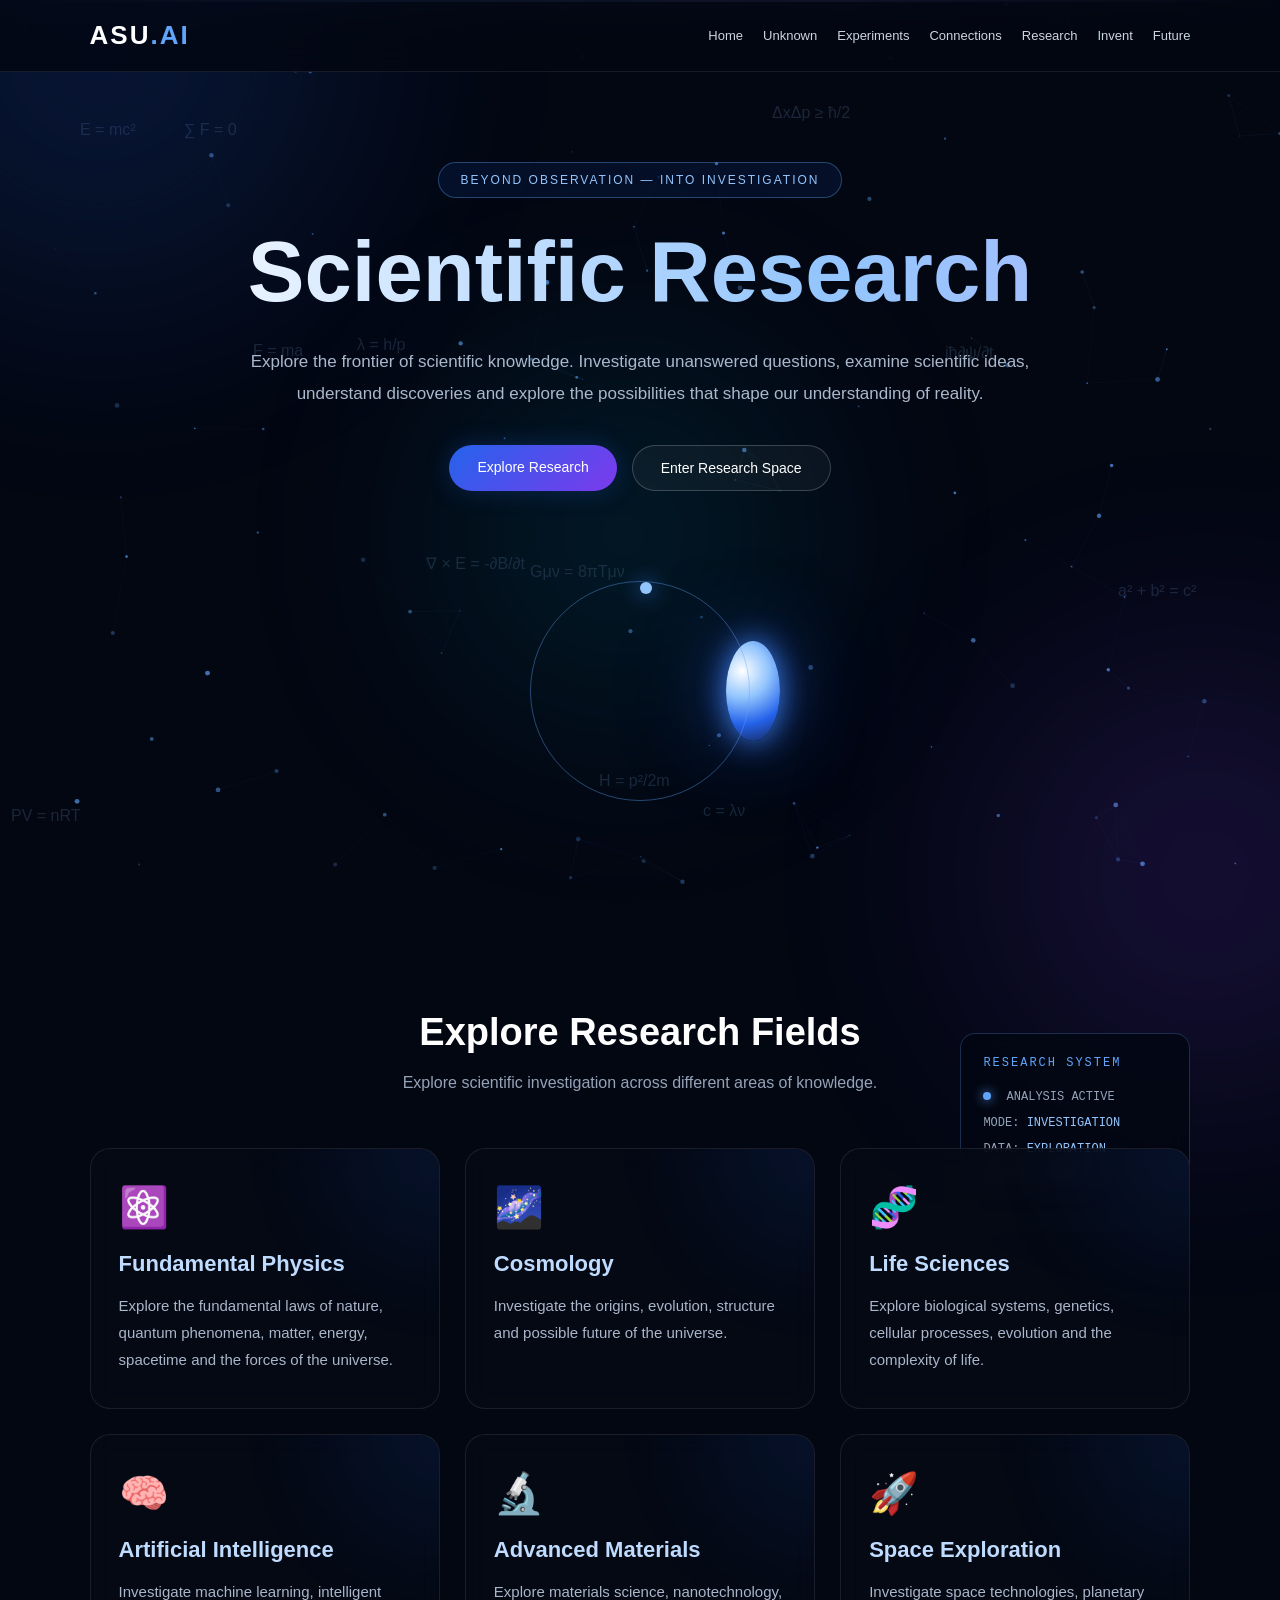
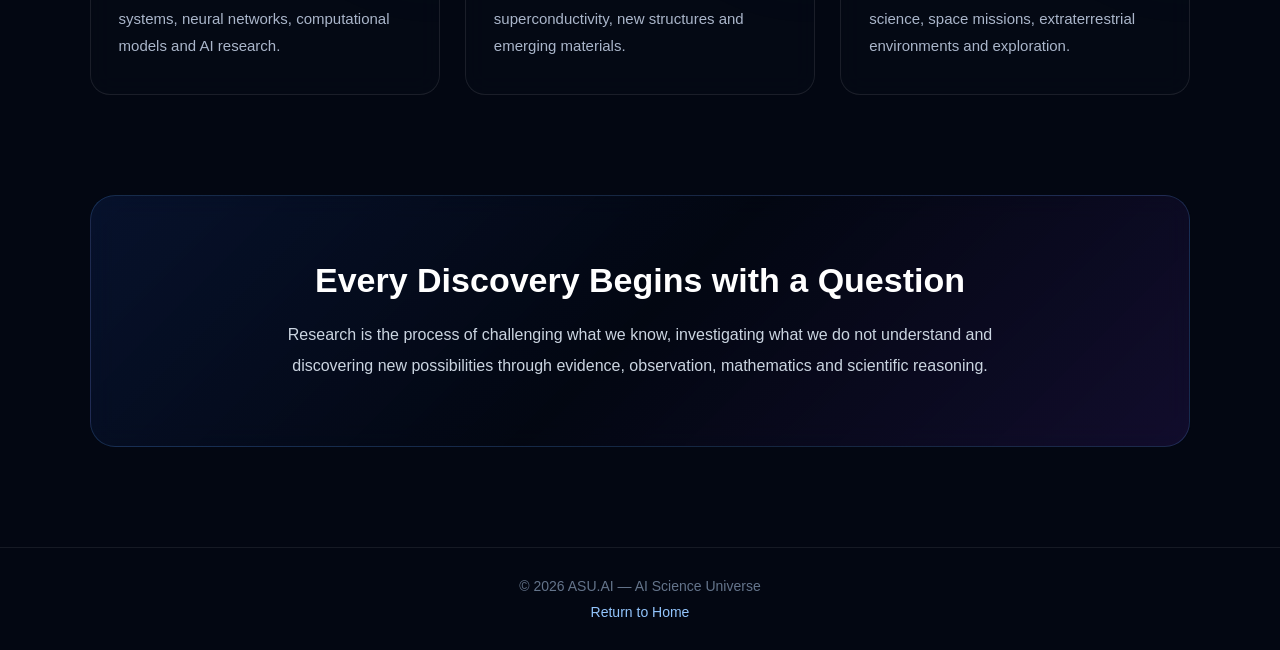
<file: research.html>
<!DOCTYPE html>
<html lang="en">
<head>
<meta charset="UTF-8">
<meta name="viewport" content="width=device-width, initial-scale=1.0">

<title>Research | ASU.AI</title>

<style>

/* =========================================
   ASU.AI - RESEARCH
   DIGITAL SCIENTIFIC BACKGROUND
========================================= */

* {
    margin: 0;
    padding: 0;
    box-sizing: border-box;
}

html {
    scroll-behavior: smooth;
}

body {
    background: #030712;
    color: #ffffff;
    font-family: Arial, Helvetica, sans-serif;
    overflow-x: hidden;
}

/* =========================================
   FIXED BACKGROUND
========================================= */

#researchCanvas {
    position: fixed;
    inset: 0;
    width: 100%;
    height: 100%;
    z-index: 0;
    pointer-events: none;
}

.background-glow {
    position: fixed;
    border-radius: 50%;
    filter: blur(120px);
    opacity: .16;
    pointer-events: none;
    z-index: 0;
}

.glow-one {
    width: 500px;
    height: 500px;
    background: #2563eb;
    top: -200px;
    left: -150px;
}

.glow-two {
    width: 450px;
    height: 450px;
    background: #7c3aed;
    bottom: -200px;
    right: -150px;
}

.glow-three {
    width: 350px;
    height: 350px;
    background: #0891b2;
    top: 40%;
    left: 35%;
}

/* SCANNING LINE */

.scan-line {
    position: fixed;
    top: 0;
    left: 0;
    width: 100%;
    height: 2px;
    background: linear-gradient(
        90deg,
        transparent,
        rgba(96,165,250,.8),
        rgba(167,139,250,.8),
        transparent
    );
    box-shadow: 0 0 20px rgba(96,165,250,.5);
    z-index: 1;
    pointer-events: none;
    animation: scan 12s linear infinite;
}

@keyframes scan {
    0% {
        top: 0;
        opacity: 0;
    }

    10% {
        opacity: .8;
    }

    90% {
        opacity: .8;
    }

    100% {
        top: 100%;
        opacity: 0;
    }
}

/* CONTENT ABOVE BACKGROUND */

.page-content {
    position: relative;
    z-index: 2;
}

/* =========================================
   HEADER
========================================= */

header {
    position: sticky;
    top: 0;
    z-index: 20;
    display: flex;
    justify-content: space-between;
    align-items: center;
    padding: 20px 7%;
    background: rgba(3,7,18,.8);
    backdrop-filter: blur(15px);
    border-bottom: 1px solid rgba(255,255,255,.08);
}

.logo {
    color: white;
    font-size: 26px;
    font-weight: bold;
    text-decoration: none;
    letter-spacing: 2px;
}

.logo span {
    color: #60a5fa;
}

nav {
    display: flex;
    flex-wrap: wrap;
    gap: 20px;
}

nav a {
    color: #cbd5e1;
    font-size: 13px;
    text-decoration: none;
    transition: .3s;
}

nav a:hover {
    color: #60a5fa;
}

/* =========================================
   HERO
========================================= */

.hero {
    min-height: 85vh;
    display: flex;
    flex-direction: column;
    align-items: center;
    justify-content: center;
    text-align: center;
    padding: 90px 20px;
}

.hero-tag {
    padding: 10px 22px;
    border: 1px solid rgba(96,165,250,.35);
    background: rgba(37,99,235,.1);
    border-radius: 30px;
    color: #93c5fd;
    font-size: 12px;
    letter-spacing: 2px;
    margin-bottom: 25px;
}

.hero h1 {
    font-size: clamp(40px,7vw,85px);
    line-height: 1.15;
    max-width: 1100px;
    width: 100%;
    padding: 0 10px;
    text-align: center;
    overflow-wrap: break-word;
    font-weight: 900;

    background: linear-gradient(
        90deg,
        #ffffff,
        #93c5fd,
        #c4b5fd,
        #ffffff
    );

    background-size: 200%;
    -webkit-background-clip: text;
    background-clip: text;
    color: transparent;

    animation: titleFlow 7s linear infinite;
}

@keyframes titleFlow {
    to {
        background-position: 200%;
    }
}

.hero p {
    max-width: 780px;
    margin-top: 25px;
    color: #aab8cc;
    font-size: 17px;
    line-height: 1.9;
}

.buttons {
    display: flex;
    gap: 15px;
    flex-wrap: wrap;
    justify-content: center;
    margin-top: 35px;
}

.btn {
    padding: 14px 28px;
    border-radius: 30px;
    text-decoration: none;
    font-size: 14px;
    transition: .3s;
}

.btn-primary {
    color: white;
    background: linear-gradient(135deg,#2563eb,#7c3aed);
    box-shadow: 0 0 25px rgba(37,99,235,.25);
}

.btn-primary:hover {
    transform: translateY(-4px);
    box-shadow: 0 0 35px rgba(37,99,235,.45);
}

.btn-secondary {
    color: white;
    border: 1px solid rgba(255,255,255,.2);
    background: rgba(255,255,255,.04);
}

.btn-secondary:hover {
    background: rgba(255,255,255,.12);
}

/* =========================================
   RESEARCH VISUAL
========================================= */

.research-visual {
    position: relative;
    width: 280px;
    height: 280px;
    margin: 60px auto 10px;
    display: flex;
    align-items: center;
    justify-content: center;
}

.research-core {
    width: 100px;
    height: 100px;
    border-radius: 50%;

    background: radial-gradient(
        circle at 30% 30%,
        #ffffff,
        #93c5fd,
        #2563eb,
        #172554
    );

    box-shadow:
        0 0 30px #3b82f6,
        0 0 80px rgba(37,99,235,.5),
        0 0 140px rgba(124,58,237,.2);

    animation: corePulse 4s ease-in-out infinite;
}

.research-orbit {
    position: absolute;
    width: 220px;
    height: 220px;
    border: 1px solid rgba(96,165,250,.4);
    border-radius: 50%;
    animation: rotateOrbit 15s linear infinite;
}

.research-orbit-two {
    width: 260px;
    height: 260px;
    border-color: rgba(167,139,250,.3);
    animation-duration: 22s;
    animation-direction: reverse;
}

.research-orbit-three {
    width: 160px;
    height: 160px;
    border-color: rgba(34,211,238,.35);
    animation-duration: 10s;
}

.research-orbit::before {
    content: "";
    position: absolute;
    top: 0;
    left: 50%;
    width: 12px;
    height: 12px;
    border-radius: 50%;
    background: #93c5fd;
    box-shadow: 0 0 20px #3b82f6;
}

.research-orbit-two::before {
    background: #c4b5fd;
    box-shadow: 0 0 20px #8b5cf6;
}

.research-orbit-three::before {
    background: #67e8f9;
    box-shadow: 0 0 20px #22d3ee;
}

@keyframes rotateOrbit {
    to {
        transform: rotate(360deg);
    }
}

@keyframes corePulse {
    0%,100% {
        transform: scale(1);
    }

    50% {
        transform: scale(1.15);
    }
}

/* =========================================
   RESEARCH STATUS
========================================= */

.research-status {
    position: absolute;
    right: 7%;
    top: 50%;
    transform: translateY(-50%);
    width: 230px;
    padding: 22px;
    border-radius: 15px;
    background: rgba(3,7,18,.85);
    border: 1px solid rgba(96,165,250,.25);
    backdrop-filter: blur(12px);
    text-align: left;
    font-family: monospace;
}

.status-title {
    color: #60a5fa;
    font-size: 12px;
    letter-spacing: 2px;
    margin-bottom: 20px;
}

.status-line {
    color: #94a3b8;
    font-size: 12px;
    margin: 12px 0;
}

.status-line span {
    color: #93c5fd;
}

.status-dot {
    display: inline-block;
    width: 8px;
    height: 8px;
    border-radius: 50%;
    background: #60a5fa;
    box-shadow: 0 0 12px #60a5fa;
    margin-right: 8px;
    animation: blink 1.5s infinite;
}

@keyframes blink {
    50% {
        opacity: .2;
    }
}

/* =========================================
   CONTENT SECTION
========================================= */

.section {
    padding: 80px 7% 100px;
}

.section-heading {
    text-align: center;
    margin-bottom: 50px;
}

.section-heading h2 {
    font-size: 38px;
    margin-bottom: 15px;
}

.section-heading p {
    color: #94a3b8;
    line-height: 1.8;
}

/* =========================================
   RESEARCH CARDS
========================================= */

.research-grid {
    display: grid;
    grid-template-columns: repeat(3,1fr);
    gap: 25px;
}

.research-card {
    position: relative;
    padding: 35px 28px;
    border-radius: 20px;
    background: rgba(5,10,22,.85);
    border: 1px solid rgba(255,255,255,.09);
    backdrop-filter: blur(12px);
    overflow: hidden;
    transition: .35s;
}

.research-card::before {
    content: "";
    position: absolute;
    top: -100px;
    right: -100px;
    width: 200px;
    height: 200px;
    border-radius: 50%;
    background: rgba(37,99,235,.1);
    filter: blur(50px);
    transition: .4s;
}

.research-card:hover {
    transform: translateY(-10px);
    border-color: rgba(96,165,250,.45);
    box-shadow: 0 15px 40px rgba(37,99,235,.15);
}

.research-card:hover::before {
    background: rgba(124,58,237,.15);
}

.card-icon {
    font-size: 40px;
    margin-bottom: 20px;
}

.research-card h3 {
    font-size: 22px;
    color: #bfdbfe;
    margin-bottom: 15px;
}

.research-card p {
    color: #aab6ca;
    font-size: 15px;
    line-height: 1.8;
}

/* =========================================
   BANNER
========================================= */

.banner {
    margin: 0 7% 100px;
    padding: 65px 30px;
    border-radius: 25px;

    border: 1px solid rgba(96,165,250,.2);

    background: linear-gradient(
        135deg,
        rgba(37,99,235,.12),
        rgba(3,7,18,.85),
        rgba(124,58,237,.12)
    );

    text-align: center;
    backdrop-filter: blur(12px);
}

.banner h2 {
    font-size: 34px;
    margin-bottom: 20px;
}

.banner p {
    max-width: 750px;
    margin: auto;
    color: #cbd5e1;
    line-height: 1.9;
}

/* =========================================
   FOOTER
========================================= */

footer {
    padding: 30px 20px;
    text-align: center;
    color: #64748b;
    border-top: 1px solid rgba(255,255,255,.08);
    font-size: 14px;
}

footer a {
    color: #93c5fd;
    text-decoration: none;
}

/* =========================================
   MOBILE
========================================= */

@media(max-width:1050px) {

    .research-status {
        display: none;
    }

    .research-grid {
        grid-template-columns: repeat(2,1fr);
    }

}

@media(max-width:650px) {

    header {
        flex-direction: column;
        gap: 15px;
        padding: 18px 5%;
    }

    nav {
        justify-content: center;
        gap: 12px;
    }

    nav a {
        font-size: 11px;
    }

    .hero {
        min-height: auto;
        padding: 80px 15px;
    }

    .hero p {
        font-size: 15px;
    }

    .research-visual {
        transform: scale(.85);
        margin: 30px auto;
    }

    .research-grid {
        grid-template-columns: 1fr;
    }

    .section-heading h2 {
        font-size: 30px;
    }

    .banner {
        margin: 0 5% 70px;
        padding: 45px 20px;
    }

    .banner h2 {
        font-size: 27px;
    }

}

</style>
</head>

<body>

<!-- FIXED BACKGROUND -->

<canvas id="researchCanvas"></canvas>

<div class="background-glow glow-one"></div>
<div class="background-glow glow-two"></div>
<div class="background-glow glow-three"></div>

<div class="scan-line"></div>

<!-- FOREGROUND CONTENT -->

<div class="page-content">

<!-- HEADER -->

<header>

    <a href="index.html" class="logo">
        ASU<span>.AI</span>
    </a>

    <nav>
        <a href="index.html">Home</a>
        <a href="unknown.html">Unknown</a>
        <a href="experiments.html">Experiments</a>
        <a href="connections.html">Connections</a>
        <a href="research.html">Research</a>
        <a href="inventions.html">Invent</a>
        <a href="future.html">Future</a>
    </nav>

</header>

<!-- HERO -->

<section class="hero">

    <div class="hero-tag">
        BEYOND OBSERVATION — INTO INVESTIGATION
    </div>

    <h1>Scientific Research</h1>

    <p>
        Explore the frontier of scientific knowledge.
        Investigate unanswered questions, examine scientific ideas,
        understand discoveries and explore the possibilities
        that shape our understanding of reality.
    </p>

    <div class="buttons">

        <a href="#research" class="btn btn-primary">
            Explore Research
        </a>

        <a href="#investigation" class="btn btn-secondary">
            Enter Research Space
        </a>

    </div>

    <!-- RESEARCH VISUAL -->

    <div class="research-visual">

        <div class="research-orbit-two"></div>
        <div class="research-orbit"></div>
        <div class="research-orbit-three"></div>
        <div class="research-core"></div>

    </div>

    <!-- STATUS PANEL -->

    <div class="research-status">

        <div class="status-title">
            RESEARCH SYSTEM
        </div>

        <div class="status-line">
            <span class="status-dot"></span>
            ANALYSIS ACTIVE
        </div>

        <div class="status-line">
            MODE: <span>INVESTIGATION</span>
        </div>

        <div class="status-line">
            DATA: <span>EXPLORATION</span>
        </div>

        <div class="status-line">
            SYSTEM: <span>ONLINE</span>
        </div>

    </div>

</section>

<!-- RESEARCH TOPICS -->

<section class="section" id="investigation">

    <div class="section-heading">

        <h2>Explore Research Fields</h2>

        <p>
            Explore scientific investigation across different
            areas of knowledge.
        </p>

    </div>

    <div class="research-grid" id="research">

        <div class="research-card">

            <div class="card-icon">⚛️</div>

            <h3>Fundamental Physics</h3>

            <p>
                Explore the fundamental laws of nature,
                quantum phenomena, matter, energy,
                spacetime and the forces of the universe.
            </p>

        </div>

        <div class="research-card">

            <div class="card-icon">🌌</div>

            <h3>Cosmology</h3>

            <p>
                Investigate the origins, evolution,
                structure and possible future of
                the universe.
            </p>

        </div>

        <div class="research-card">

            <div class="card-icon">🧬</div>

            <h3>Life Sciences</h3>

            <p>
                Explore biological systems, genetics,
                cellular processes, evolution
                and the complexity of life.
            </p>

        </div>

        <div class="research-card">

            <div class="card-icon">🧠</div>

            <h3>Artificial Intelligence</h3>

            <p>
                Investigate machine learning,
                intelligent systems, neural networks,
                computational models and AI research.
            </p>

        </div>

        <div class="research-card">

            <div class="card-icon">🔬</div>

            <h3>Advanced Materials</h3>

            <p>
                Explore materials science,
                nanotechnology, superconductivity,
                new structures and emerging materials.
            </p>

        </div>

        <div class="research-card">

            <div class="card-icon">🚀</div>

            <h3>Space Exploration</h3>

            <p>
                Investigate space technologies,
                planetary science, space missions,
                extraterrestrial environments and exploration.
            </p>

        </div>

    </div>

</section>

<!-- BANNER -->

<section class="banner">

    <h2>Every Discovery Begins with a Question</h2>

    <p>
        Research is the process of challenging what we know,
        investigating what we do not understand and discovering
        new possibilities through evidence, observation,
        mathematics and scientific reasoning.
    </p>

</section>

<!-- FOOTER -->

<footer>

    <p>© 2026 ASU.AI — AI Science Universe</p>

    <p style="margin-top:10px;">
        <a href="index.html">Return to Home</a>
    </p>

</footer>

</div>

<!-- BACKGROUND ANIMATION -->

<script>

const canvas = document.getElementById("researchCanvas");
const ctx = canvas.getContext("2d");

let width;
let height;
let particles = [];

const equations = [
    "E = mc²",
    "F = ma",
    "∇ × E = -∂B/∂t",
    "H = p²/2m",
    "ΔxΔp ≥ ħ/2",
    "iħ∂ψ/∂t",
    "a² + b² = c²",
    "PV = nRT",
    "∑ F = 0",
    "λ = h/p",
    "Gμν = 8πTμν",
    "c = λν"
];

function resizeCanvas() {

    width = window.innerWidth;
    height = window.innerHeight;

    canvas.width = width;
    canvas.height = height;

    createParticles();

}

function createParticles() {

    particles = [];

    const count = Math.min(
        100,
        Math.floor(width * height / 10000)
    );

    for(let i = 0; i < count; i++) {

        particles.push({

            x: Math.random() * width,
            y: Math.random() * height,

            vx: (Math.random() - .5) * .25,
            vy: (Math.random() - .5) * .25,

            radius: Math.random() * 2 + .5,

            opacity: Math.random() * .5 + .2

        });

    }

}

function drawParticles() {

    ctx.clearRect(0,0,width,height);

    /* PARTICLES */

    for(let p of particles) {

        p.x += p.vx;
        p.y += p.vy;

        if(p.x < 0 || p.x > width) p.vx *= -1;
        if(p.y < 0 || p.y > height) p.vy *= -1;

        ctx.beginPath();

        ctx.arc(
            p.x,
            p.y,
            p.radius,
            0,
            Math.PI * 2
        );

        ctx.fillStyle =
            `rgba(96,165,250,${p.opacity})`;

        ctx.fill();

    }

    /* PARTICLE CONNECTIONS */

    for(let i = 0; i < particles.length; i++) {

        for(let j = i + 1; j < particles.length; j++) {

            const a = particles[i];
            const b = particles[j];

            const dx = a.x - b.x;
            const dy = a.y - b.y;

            const distance = Math.sqrt(dx*dx + dy*dy);

            if(distance < 120) {

                ctx.beginPath();

                ctx.moveTo(a.x,a.y);
                ctx.lineTo(b.x,b.y);

                ctx.strokeStyle =
                    `rgba(96,165,250,${.12 * (1-distance/120)})`;

                ctx.lineWidth = .7;

                ctx.stroke();

            }

        }

    }

    /* FLOATING EQUATIONS */

    for(let i = 0; i < equations.length; i++) {

        const x = (i * 173 + 80) % width;
        const y = (i * 227 + 120) % height;

        const drift = Math.sin(Date.now() * .0005 + i) * 15;

        ctx.font = "16px Arial";

        ctx.fillStyle =
            "rgba(147,197,253,.16)";

        ctx.fillText(
            equations[i],
            x,
            y + drift
        );

    }

    requestAnimationFrame(drawParticles);

}

window.addEventListener("resize",resizeCanvas);

resizeCanvas();
drawParticles();

</script>

</body>
</html>
</file>
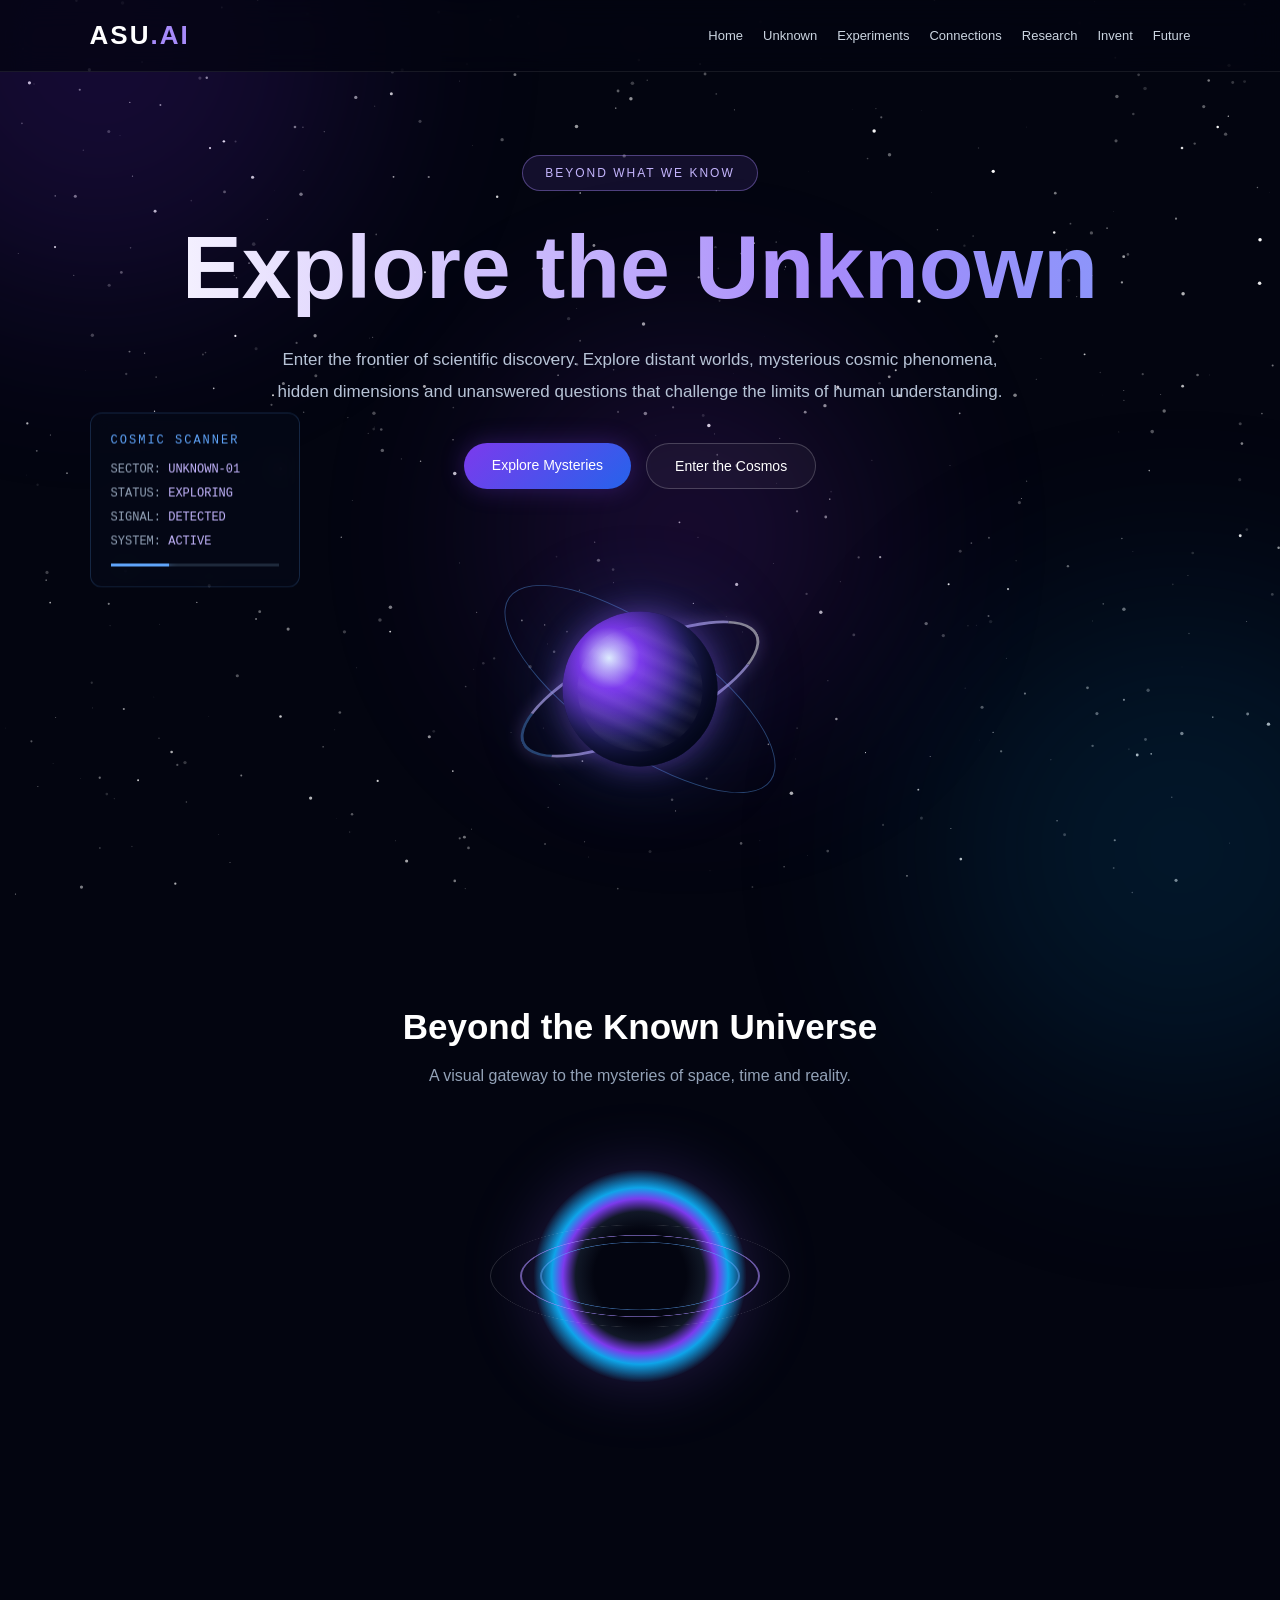
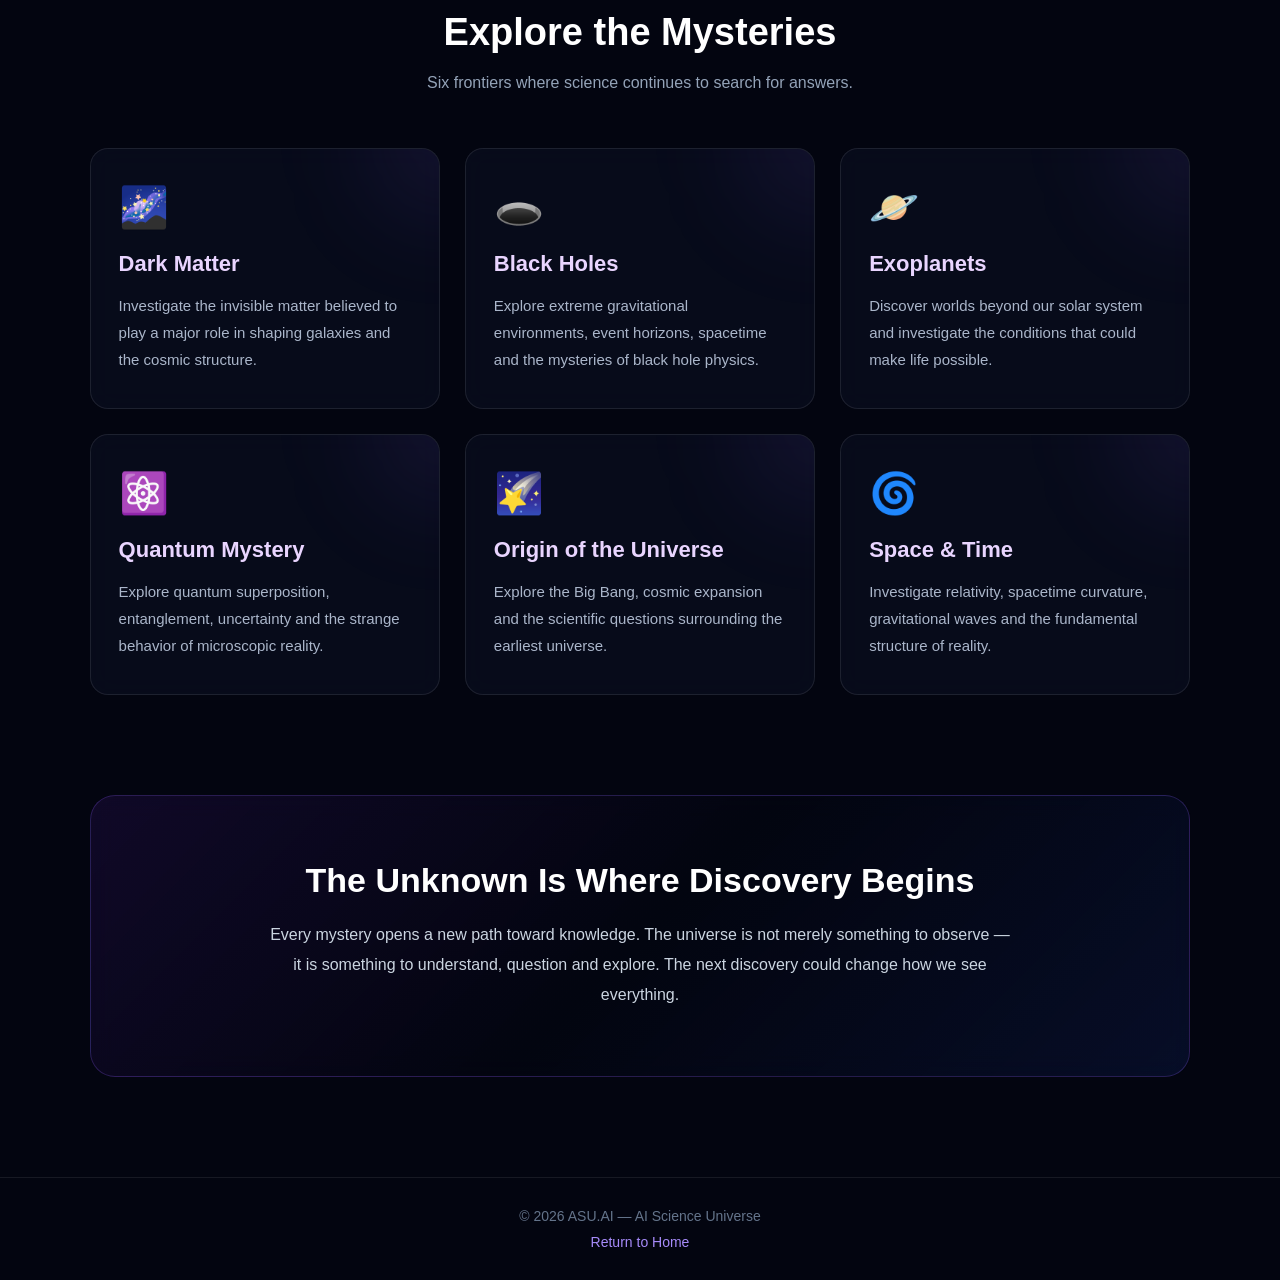
<file: unknown.html>
<!DOCTYPE html>
<html lang="en">
<head>
<meta charset="UTF-8">
<meta name="viewport" content="width=device-width, initial-scale=1.0">
<title>Explore the Unknown | ASU.AI</title>

<style>
* {
    margin: 0;
    padding: 0;
    box-sizing: border-box;
}

html {
    scroll-behavior: smooth;
}

body {
    background: #030510;
    color: white;
    font-family: Arial, Helvetica, sans-serif;
    overflow-x: hidden;
}

/* ================= BACKGROUND ================= */

#spaceCanvas {
    position: fixed;
    inset: 0;
    width: 100%;
    height: 100%;
    z-index: 0;
    pointer-events: none;
}

.background-glow {
    position: fixed;
    border-radius: 50%;
    filter: blur(110px);
    pointer-events: none;
    opacity: .18;
    z-index: 0;
}

.glow-a {
    width: 500px;
    height: 500px;
    background: #6d28d9;
    top: -200px;
    left: -150px;
}

.glow-b {
    width: 500px;
    height: 500px;
    background: #0369a1;
    bottom: -200px;
    right: -150px;
}

.glow-c {
    width: 350px;
    height: 350px;
    background: #9333ea;
    top: 40%;
    left: 40%;
}

/* ================= HEADER ================= */

header {
    position: sticky;
    top: 0;
    z-index: 20;
    display: flex;
    justify-content: space-between;
    align-items: center;
    padding: 20px 7%;
    background: rgba(3,5,16,.75);
    backdrop-filter: blur(15px);
    border-bottom: 1px solid rgba(255,255,255,.08);
}

.logo {
    color: white;
    font-size: 26px;
    font-weight: bold;
    text-decoration: none;
    letter-spacing: 2px;
}

.logo span {
    color: #a78bfa;
}

nav {
    display: flex;
    flex-wrap: wrap;
    gap: 20px;
}

nav a {
    color: #cbd5e1;
    font-size: 13px;
    text-decoration: none;
    transition: .3s;
}

nav a:hover {
    color: #a78bfa;
}

/* ================= HERO ================= */

.hero {
    position: relative;
    min-height: 95vh;
    display: flex;
    flex-direction: column;
    justify-content: center;
    align-items: center;
    text-align: center;
    padding: 80px 20px;
    overflow: hidden;
}

.hero-tag {
    padding: 10px 22px;
    border: 1px solid rgba(167,139,250,.4);
    border-radius: 40px;
    background: rgba(139,92,246,.12);
    color: #c4b5fd;
    letter-spacing: 2px;
    font-size: 12px;
    margin-bottom: 25px;
}

.hero h1 {
    font-size: clamp(40px, 7vw, 90px);
    line-height: 1.15;
    font-weight: 900;
    max-width: 1100px;
    width: 100%;
    padding: 0 10px;
    text-align: center;
    overflow-wrap: break-word;
    background: linear-gradient(90deg,#fff,#a78bfa,#60a5fa,#fff);
    background-size: 200%;
    -webkit-background-clip: text;
    background-clip: text;
    color: transparent;
    animation: titleFlow 8s linear infinite;
}

@keyframes titleFlow {
    to { background-position: 200%; }
}

.hero p {
    max-width: 750px;
    color: #b7c3d6;
    font-size: 17px;
    line-height: 1.9;
    margin-top: 25px;
}

.hero-buttons {
    display: flex;
    gap: 15px;
    flex-wrap: wrap;
    justify-content: center;
    margin-top: 35px;
}

.btn {
    padding: 14px 28px;
    border-radius: 30px;
    text-decoration: none;
    transition: .3s;
    font-size: 14px;
}

.btn-primary {
    background: linear-gradient(135deg,#7c3aed,#2563eb);
    color: white;
    box-shadow: 0 0 25px rgba(124,58,237,.3);
}

.btn-primary:hover {
    transform: translateY(-4px);
    box-shadow: 0 0 35px rgba(124,58,237,.6);
}

.btn-secondary {
    border: 1px solid rgba(255,255,255,.2);
    color: white;
    background: rgba(255,255,255,.04);
}

.btn-secondary:hover {
    background: rgba(255,255,255,.12);
}

/* ================= PLANET ================= */

.planet-system {
    position: relative;
    width: 290px;
    height: 290px;
    margin: 55px auto 10px;
    perspective: 900px;
}

.planet {
    position: absolute;
    width: 155px;
    height: 155px;
    border-radius: 50%;
    top: 50%;
    left: 50%;
    transform: translate(-50%,-50%);
    background:
        radial-gradient(circle at 30% 30%, #dbeafe 0%, #7c3aed 20%, #312e81 55%, #070a20 100%);
    box-shadow:
        inset -20px -20px 40px #020617,
        0 0 30px rgba(139,92,246,.45),
        0 0 90px rgba(59,130,246,.25);
    animation: planetFloat 6s ease-in-out infinite;
}

.planet::before {
    content: "";
    position: absolute;
    inset: 15px;
    border-radius: 50%;
    background:
        repeating-linear-gradient(
            25deg,
            transparent 0px,
            rgba(255,255,255,.07) 8px,
            transparent 18px
        );
    opacity: .7;
}

.planet-ring {
    position: absolute;
    width: 260px;
    height: 90px;
    border: 3px solid rgba(196,181,253,.65);
    border-left-color: rgba(96,165,250,.4);
    border-right-color: rgba(255,255,255,.5);
    border-radius: 50%;
    top: 50%;
    left: 50%;
    transform: translate(-50%,-50%) rotate(-25deg);
    box-shadow: 0 0 18px rgba(167,139,250,.25);
    animation: ringRotate 15s linear infinite;
}

.planet-ring-two {
    position: absolute;
    width: 320px;
    height: 120px;
    border: 1px solid rgba(96,165,250,.4);
    border-radius: 50%;
    top: 50%;
    left: 50%;
    transform: translate(-50%,-50%) rotate(35deg);
    animation: ringRotate 25s linear infinite reverse;
}

@keyframes planetFloat {
    0%,100% { transform: translate(-50%,-50%); }
    50% { transform: translate(-50%,-60%); }
}

@keyframes ringRotate {
    from { transform: translate(-50%,-50%) rotate(-25deg); }
    to { transform: translate(-50%,-50%) rotate(335deg); }
}

/* ================= HUD ================= */

.hud {
    position: absolute;
    left: 7%;
    top: 50%;
    transform: translateY(-50%);
    border: 1px solid rgba(96,165,250,.2);
    background: rgba(5,10,25,.65);
    backdrop-filter: blur(10px);
    padding: 20px;
    width: 210px;
    border-radius: 12px;
    text-align: left;
    font-family: monospace;
}

.hud-title {
    color: #60a5fa;
    font-size: 12px;
    letter-spacing: 2px;
    margin-bottom: 15px;
}

.hud-line {
    color: #94a3b8;
    font-size: 12px;
    margin: 10px 0;
}

.hud-line span {
    color: #c4b5fd;
}

.scan-bar {
    width: 100%;
    height: 3px;
    background: #1e293b;
    margin-top: 15px;
    overflow: hidden;
}

.scan-bar::after {
    content: "";
    display: block;
    width: 35%;
    height: 100%;
    background: #60a5fa;
    box-shadow: 0 0 10px #60a5fa;
    animation: scan 2s ease-in-out infinite;
}

@keyframes scan {
    0% { transform: translateX(-100%); }
    100% { transform: translateX(300%); }
}

/* ================= VORTEX ================= */

.vortex-section {
    padding: 80px 7%;
    text-align: center;
}

.vortex-section h2 {
    font-size: 35px;
    margin-bottom: 15px;
}

.vortex-section > p {
    color: #94a3b8;
    line-height: 1.8;
}

.vortex {
    position: relative;
    width: 260px;
    height: 260px;
    margin: 55px auto;
    border-radius: 50%;
    background:
        radial-gradient(circle,
        #030510 25%,
        #111827 35%,
        #7c3aed 42%,
        #0ea5e9 48%,
        transparent 58%);
    filter: drop-shadow(0 0 35px rgba(139,92,246,.3));
    animation: vortexPulse 5s ease-in-out infinite;
}

.vortex::before,
.vortex::after {
    content: "";
    position: absolute;
    inset: 10px;
    border: 2px solid rgba(167,139,250,.6);
    border-radius: 50%;
    transform: rotateX(70deg);
    animation: vortexSpin 8s linear infinite;
}

.vortex::after {
    inset: 30px;
    border-color: rgba(96,165,250,.5);
    animation-duration: 5s;
    animation-direction: reverse;
}

.vortex-ring {
    position: absolute;
    inset: -20px;
    border: 1px solid rgba(255,255,255,.15);
    border-radius: 50%;
    transform: rotateX(70deg);
    animation: vortexSpin 12s linear infinite;
}

@keyframes vortexSpin {
    to { transform: rotateX(70deg) rotateZ(360deg); }
}

@keyframes vortexPulse {
    0%,100% { transform: scale(1); }
    50% { transform: scale(1.08); }
}

/* ================= SECTION ================= */

.section {
    padding: 70px 7% 100px;
}

.section-heading {
    text-align: center;
    margin-bottom: 50px;
}

.section-heading h2 {
    font-size: 38px;
    margin-bottom: 15px;
}

.section-heading p {
    color: #94a3b8;
    line-height: 1.8;
}

/* ================= CARDS ================= */

.discovery-grid {
    display: grid;
    grid-template-columns: repeat(3,1fr);
    gap: 25px;
}

.discovery-card {
    position: relative;
    padding: 35px 28px;
    background: rgba(9,14,30,.78);
    border: 1px solid rgba(255,255,255,.09);
    border-radius: 18px;
    backdrop-filter: blur(12px);
    transition: .35s;
    overflow: hidden;
}

.discovery-card::after {
    content: "";
    position: absolute;
    width: 150px;
    height: 150px;
    border-radius: 50%;
    background: rgba(139,92,246,.1);
    filter: blur(50px);
    top: -80px;
    right: -80px;
    transition: .4s;
}

.discovery-card:hover {
    transform: translateY(-10px);
    border-color: rgba(167,139,250,.5);
    box-shadow: 0 15px 40px rgba(76,29,149,.2);
}

.discovery-card:hover::after {
    background: rgba(59,130,246,.2);
}

.card-icon {
    font-size: 40px;
    margin-bottom: 20px;
}

.discovery-card h3 {
    font-size: 22px;
    margin-bottom: 15px;
    color: #e9d5ff;
}

.discovery-card p {
    color: #aab6ca;
    font-size: 15px;
    line-height: 1.8;
}

/* ================= EXPLORATION BANNER ================= */

.banner {
    margin: 0 7% 100px;
    border-radius: 25px;
    border: 1px solid rgba(139,92,246,.25);
    background:
        linear-gradient(
            135deg,
            rgba(76,29,149,.18),
            rgba(3,5,16,.8),
            rgba(30,64,175,.15)
        );
    padding: 65px 30px;
    text-align: center;
    backdrop-filter: blur(12px);
}

.banner h2 {
    font-size: 34px;
    margin-bottom: 20px;
}

.banner p {
    color: #cbd5e1;
    line-height: 1.9;
    max-width: 750px;
    margin: auto;
}

/* ================= FOOTER ================= */

footer {
    padding: 30px 20px;
    text-align: center;
    color: #64748b;
    border-top: 1px solid rgba(255,255,255,.08);
    font-size: 14px;
}

footer a {
    color: #a78bfa;
    text-decoration: none;
}

/* ================= MOBILE ================= */

@media(max-width:1050px) {
    .hud {
        display: none;
    }

    .discovery-grid {
        grid-template-columns: repeat(2,1fr);
    }
}

@media(max-width:650px) {
    header {
        flex-direction: column;
        gap: 15px;
        padding: 18px 5%;
    }

    nav {
        justify-content: center;
        gap: 12px;
    }

    nav a {
        font-size: 11px;
    }

    .hero {
        min-height: auto;
        padding: 80px 15px;
    }

    .hero p {
        font-size: 15px;
    }

    .planet-system {
        transform: scale(.85);
        margin: 30px auto;
    }

    .discovery-grid {
        grid-template-columns: 1fr;
    }

    .section-heading h2 {
        font-size: 30px;
    }

    .banner {
        margin: 0 5% 70px;
        padding: 45px 20px;
    }

    .banner h2 {
        font-size: 27px;
    }

    .vortex {
        transform: scale(.8);
    }
}
</style>
</head>

<body>

<canvas id="spaceCanvas"></canvas>

<div class="background-glow glow-a"></div>
<div class="background-glow glow-b"></div>
<div class="background-glow glow-c"></div>

<!-- HEADER -->

<header>
    <a href="index.html" class="logo">ASU<span>.AI</span></a>

    <nav>
        <a href="index.html">Home</a>
        <a href="unknown.html">Unknown</a>
        <a href="experiments.html">Experiments</a>
        <a href="connections.html">Connections</a>
        <a href="research.html">Research</a>
        <a href="inventions.html">Invent</a>
        <a href="future.html">Future</a>
    </nav>
</header>

<!-- HERO -->

<section class="hero">

    <div class="hero-tag">BEYOND WHAT WE KNOW</div>

    <h1>Explore the Unknown</h1>

    <p>
        Enter the frontier of scientific discovery. Explore distant worlds,
        mysterious cosmic phenomena, hidden dimensions and unanswered
        questions that challenge the limits of human understanding.
    </p>

    <div class="hero-buttons">
        <a href="#discoveries" class="btn btn-primary">Explore Mysteries</a>
        <a href="#cosmos" class="btn btn-secondary">Enter the Cosmos</a>
    </div>

    <!-- PLANET -->

    <div class="planet-system">

        <div class="planet-ring-two"></div>
        <div class="planet-ring"></div>
        <div class="planet"></div>

    </div>

    <!-- HUD -->

    <div class="hud">

        <div class="hud-title">COSMIC SCANNER</div>

        <div class="hud-line">SECTOR: <span>UNKNOWN-01</span></div>
        <div class="hud-line">STATUS: <span>EXPLORING</span></div>
        <div class="hud-line">SIGNAL: <span>DETECTED</span></div>
        <div class="hud-line">SYSTEM: <span>ACTIVE</span></div>

        <div class="scan-bar"></div>

    </div>

</section>

<!-- VORTEX -->

<section class="vortex-section" id="cosmos">

    <h2>Beyond the Known Universe</h2>

    <p>
        A visual gateway to the mysteries of space, time and reality.
    </p>

    <div class="vortex">

        <div class="vortex-ring"></div>

    </div>

</section>

<!-- DISCOVERY CARDS -->

<section class="section" id="discoveries">

    <div class="section-heading">

        <h2>Explore the Mysteries</h2>

        <p>
            Six frontiers where science continues to search for answers.
        </p>

    </div>

    <div class="discovery-grid">

        <div class="discovery-card">
            <div class="card-icon">🌌</div>
            <h3>Dark Matter</h3>
            <p>
                Investigate the invisible matter believed to play a major
                role in shaping galaxies and the cosmic structure.
            </p>
        </div>

        <div class="discovery-card">
            <div class="card-icon">🕳️</div>
            <h3>Black Holes</h3>
            <p>
                Explore extreme gravitational environments, event horizons,
                spacetime and the mysteries of black hole physics.
            </p>
        </div>

        <div class="discovery-card">
            <div class="card-icon">🪐</div>
            <h3>Exoplanets</h3>
            <p>
                Discover worlds beyond our solar system and investigate
                the conditions that could make life possible.
            </p>
        </div>

        <div class="discovery-card">
            <div class="card-icon">⚛️</div>
            <h3>Quantum Mystery</h3>
            <p>
                Explore quantum superposition, entanglement, uncertainty
                and the strange behavior of microscopic reality.
            </p>
        </div>

        <div class="discovery-card">
            <div class="card-icon">🌠</div>
            <h3>Origin of the Universe</h3>
            <p>
                Explore the Big Bang, cosmic expansion and the scientific
                questions surrounding the earliest universe.
            </p>
        </div>

        <div class="discovery-card">
            <div class="card-icon">🌀</div>
            <h3>Space & Time</h3>
            <p>
                Investigate relativity, spacetime curvature, gravitational
                waves and the fundamental structure of reality.
            </p>
        </div>

    </div>

</section>

<!-- BANNER -->

<section class="banner">

    <h2>The Unknown Is Where Discovery Begins</h2>

    <p>
        Every mystery opens a new path toward knowledge.
        The universe is not merely something to observe —
        it is something to understand, question and explore.
        The next discovery could change how we see everything.
    </p>

</section>

<!-- FOOTER -->

<footer>

    <p>© 2026 ASU.AI — AI Science Universe</p>

    <p style="margin-top:10px;">
        <a href="index.html">Return to Home</a>
    </p>

</footer>

<!-- STAR / METEOR / PARALLAX SCRIPT -->

<script>

const canvas = document.getElementById("spaceCanvas");
const ctx = canvas.getContext("2d");

let stars = [];
let meteors = [];
let width, height;
let mouseX = 0;
let mouseY = 0;
let animationFrame;

function resize() {

    width = window.innerWidth;
    height = window.innerHeight;

    canvas.width = width;
    canvas.height = height;

    createStars();

}

function createStars() {

    stars = [];

    const total = Math.min(500, Math.floor(width * height / 2200));

    for(let i = 0; i < total; i++) {

        stars.push({

            x: Math.random() * width,
            y: Math.random() * height,

            size: Math.random() * 1.6 + .2,

            speed: Math.random() * .25 + .05,

            opacity: Math.random() * .8 + .2,

            phase: Math.random() * 6,

            layer: Math.random() * 3 + 1

        });

    }

}

function createMeteor() {

    if(meteors.length < 3 && Math.random() < .008) {

        meteors.push({

            x: Math.random() * width,
            y: Math.random() * height * .45,

            length: Math.random() * 120 + 60,

            speed: Math.random() * 8 + 6,

            opacity: 1

        });

    }

}

function drawStars() {

    for(const star of stars) {

        star.phase += .02;

        const twinkle = star.opacity *
            (.7 + Math.sin(star.phase) * .3);

        const px = star.x + mouseX * star.layer * .015;
        const py = star.y + mouseY * star.layer * .015;

        ctx.beginPath();

        ctx.arc(px, py, star.size, 0, Math.PI * 2);

        ctx.fillStyle = `rgba(255,255,255,${twinkle})`;

        ctx.fill();

        star.y += star.speed;

        if(star.y > height) {
            star.y = 0;
            star.x = Math.random() * width;
        }

    }

}

function drawMeteors() {

    createMeteor();

    for(let i = meteors.length - 1; i >= 0; i--) {

        const m = meteors[i];

        ctx.beginPath();

        ctx.moveTo(m.x, m.y);

        ctx.lineTo(m.x - m.length, m.y - m.length * .35);

        const gradient = ctx.createLinearGradient(
            m.x, m.y,
            m.x - m.length, m.y - m.length * .35
        );

        gradient.addColorStop(0, `rgba(255,255,255,${m.opacity})`);
        gradient.addColorStop(1, "rgba(96,165,250,0)");

        ctx.strokeStyle = gradient;
        ctx.lineWidth = 2;

        ctx.stroke();

        m.x += m.speed;
        m.y += m.speed * .35;
        m.opacity -= .008;

        if(m.x > width + 200 || m.opacity <= 0) {
            meteors.splice(i, 1);
        }

    }

}

function animate() {

    ctx.clearRect(0,0,width,height);

    drawStars();
    drawMeteors();

    animationFrame = requestAnimationFrame(animate);

}

window.addEventListener("resize", resize);

window.addEventListener("mousemove", function(e) {

    mouseX = e.clientX - width / 2;
    mouseY = e.clientY - height / 2;

});

resize();
animate();

</script>

</body>
</html>
</file>
<file: style.css>
/* ==========================================
   ASU.AI — QUANTUM NEXUS
   Minimal & Sleek Responsive Design
========================================== */

:root {
  --bg: #050812;
  --surface: #0b1422;
  --surface-2: #101c2d;
  --border: rgba(0, 217, 255, 0.16);
  --blue: #00d9ff;
  --blue-soft: #38bdf8;
  --text: #f1f5f9;
  --muted: #9aabc0;
}

* {
  margin: 0;
  padding: 0;
  box-sizing: border-box;
}

html {
  scroll-behavior: smooth;
}

body {
  font-family: Arial, Helvetica, sans-serif;
  background: var(--bg);
  color: var(--text);
  line-height: 1.6;
  overflow-x: hidden;
}

/* BACKGROUND */

body::before {
  content: "";
  position: fixed;
  inset: 0;
  z-index: -2;

  background:
    linear-gradient(
      180deg,
      rgba(5, 8, 18, 0.68),
      rgba(5, 8, 18, 0.94)
    ),
    url("network-background.jpg");

  background-size: cover;
  background-position: center;
  background-repeat: no-repeat;
}

body::after {
  content: "";
  position: fixed;
  inset: 0;
  z-index: -1;
  pointer-events: none;

  background:
    radial-gradient(
      circle at 50% 10%,
      rgba(0, 217, 255, 0.08),
      transparent 50%
    );
}

/* NAVIGATION */

.navbar {
  width: 100%;
  min-height: 80px;

  display: flex;
  align-items: center;
  justify-content: space-between;

  padding: 15px 7%;
  background: rgba(5, 8, 18, 0.76);

  border-bottom: 1px solid rgba(255,255,255,0.06);

  backdrop-filter: blur(18px);
  -webkit-backdrop-filter: blur(18px);

  position: sticky;
  top: 0;
  z-index: 100;
}

.logo {
  display: flex;
  align-items: center;
  gap: 10px;

  font-size: 25px;
  font-weight: 800;
  letter-spacing: -1px;

  color: white;
  text-decoration: none;
}

.logo-symbol {
  color: var(--blue);
  font-size: 28px;
}

.blue {
  color: var(--blue);
}

.navbar nav {
  display: flex;
  align-items: center;
  gap: 30px;
}

.navbar nav a {
  text-decoration: none;
  color: #cbd5e1;
  font-size: 14px;
  transition: 0.3s;
}

.navbar nav a:hover {
  color: var(--blue);
}

.nav-button {
  text-decoration: none;
  color: #031018;
  background: var(--blue);

  padding: 11px 22px;
  border-radius: 8px;

  font-size: 14px;
  font-weight: 700;

  transition: 0.3s;
}

.nav-button:hover {
  box-shadow: 0 0 20px rgba(0,217,255,0.35);
  transform: translateY(-2px);
}

.menu-toggle {
  display: none;
  background: transparent;
  border: none;
  color: white;
  font-size: 26px;
  cursor: pointer;
}

/* HERO */

.hero {
  min-height: 570px;

  display: flex;
  align-items: center;
  justify-content: center;

  padding: 90px 20px 100px;
  text-align: center;

  position: relative;
}

.hero-content {
  width: 100%;
  max-width: 850px;
}

.eyebrow {
  display: inline-flex;
  align-items: center;
  gap: 10px;

  border: 1px solid var(--border);
  border-radius: 50px;

  padding: 8px 16px;
  margin-bottom: 25px;

  color: var(--blue);
  font-size: 12px;
  letter-spacing: 2px;

  background: rgba(0, 217, 255, 0.05);
}

.status-dot {
  width: 8px;
  height: 8px;
  border-radius: 50%;

  background: var(--blue);
  box-shadow: 0 0 12px var(--blue);
}

.hero h1 {
  font-size: clamp(42px, 7vw, 78px);
  font-weight: 800;
  line-height: 1.12;
  letter-spacing: -3px;
}

.gradient-text {
  background: linear-gradient(
    90deg,
    #ffffff,
    #38bdf8,
    #00d9ff
  );

  -webkit-background-clip: text;
  background-clip: text;
  color: transparent;
}

.hero-description {
  max-width: 620px;
  margin: 25px auto;

  color: var(--muted);
  font-size: 17px;
}

.hero-buttons {
  display: flex;
  justify-content: center;
  align-items: center;
  flex-wrap: wrap;

  gap: 15px;
  margin-top: 35px;
}

.primary-button,
.secondary-button {
  display: inline-block;
  padding: 14px 23px;

  text-decoration: none;
  border-radius: 9px;

  font-size: 14px;
  font-weight: 700;

  transition: 0.3s;
}

.primary-button {
  background: var(--blue);
  color: #031018;
}

.primary-button:hover {
  transform: translateY(-3px);
  box-shadow: 0 0 25px rgba(0,217,255,0.3);
}

.secondary-button {
  color: white;
  border: 1px solid rgba(255,255,255,0.15);
  background: rgba(255,255,255,0.03);
}

.secondary-button:hover {
  border-color: var(--blue);
  color: var(--blue);
}

.hero-note {
  margin-top: 40px;
  font-size: 13px;
  color: #8193aa;
}

.hero-note span {
  color: var(--blue);
  margin-right: 7px;
}

/* FIELDS SECTION */

.fields-section {
  width: 100%;
  max-width: 900px;

  margin: 0 auto;
  padding: 30px 22px 110px;
}

.section-heading {
  text-align: center;
  margin-bottom: 45px;
}

.section-label {
  color: var(--blue);
  font-size: 12px;
  letter-spacing: 2px;
  font-weight: 700;
}

.section-heading h2 {
  font-size: clamp(30px, 5vw, 48px);
  line-height: 1.2;
  margin: 15px 0;
}

.section-heading p {
  color: var(--muted);
  font-size: 15px;
}

/* VERTICAL FEATURE CARDS */

.feature-card {
  display: flex;
  align-items: center;
  gap: 30px;

  width: 100%;
  min-height: 190px;

  position: relative;
  overflow: hidden;

  margin-bottom: 22px;
  padding: 35px 35px;

  background: rgba(10, 19, 33, 0.78);

  border: 1px solid var(--border);
  border-radius: 20px;

  backdrop-filter: blur(15px);
  -webkit-backdrop-filter: blur(15px);

  transition:
    transform 0.35s,
    border-color 0.35s,
    box-shadow 0.35s;
}

.feature-card:hover {
  transform: translateY(-5px);

  border-color: rgba(0,217,255,0.45);

  box-shadow:
    0 10px 40px rgba(0,217,255,0.07),
    inset 0 0 25px rgba(0,217,255,0.025);
}

.card-icon {
  width: 80px;
  height: 80px;
  min-width: 80px;

  display: flex;
  align-items: center;
  justify-content: center;

  font-size: 36px;

  border: 1px solid rgba(0,217,255,0.2);
  border-radius: 18px;

  background: rgba(0,217,255,0.06);
}

.card-content {
  position: relative;
  z-index: 2;
  flex: 1;
}

.card-number {
  display: block;

  font-size: 11px;
  letter-spacing: 2px;

  color: var(--blue);
  margin-bottom: 8px;
}

.card-content h3 {
  font-size: 24px;
  margin-bottom: 10px;
  color: #f8fafc;
}

.card-content p {
  font-size: 14px;
  color: var(--muted);

  max-width: 600px;
  margin-bottom: 18px;
}

.card-link {
  display: inline-block;

  color: var(--blue);
  font-size: 14px;
  font-weight: 700;

  text-decoration: none;
  transition: 0.3s;
}

.card-link:hover {
  letter-spacing: 0.5px;
  text-shadow: 0 0 12px rgba(0,217,255,0.4);
}

.card-glow {
  position: absolute;

  width: 250px;
  height: 250px;

  border-radius: 50%;
  right: -100px;
  top: -100px;

  background: rgba(0,217,255,0.04);
  filter: blur(70px);

  pointer-events: none;
}

/* FOOTER */

.footer {
  text-align: center;

  padding: 50px 20px;
  background: rgba(4, 7, 15, 0.88);

  border-top: 1px solid rgba(255,255,255,0.06);
}

.footer-logo {
  justify-content: center;
  margin-bottom: 12px;
}

.footer p {
  color: var(--muted);
  font-size: 13px;
  margin-top: 8px;
}

.footer .copyright {
  margin-top: 25px;
  font-size: 12px;
}

.footer-credit {
  color: #64748b !important;
}

/* MOBILE */

@media (max-width: 768px) {

  .navbar {
    padding: 14px 5%;
  }

  .logo {
    font-size: 22px;
  }

  .menu-toggle {
    display: block;
  }

  .navbar nav {
    display: none;

    position: absolute;
    top: 79px;
    left: 0;

    width: 100%;

    flex-direction: column;
    align-items: stretch;
    gap: 0;

    padding: 12px 5%;

    background: rgba(5,8,18,0.97);
    border-bottom: 1px solid var(--border);
  }

  .navbar nav.active {
    display: flex;
  }

  .navbar nav a {
    padding: 13px 10px;
    border-bottom: 1px solid rgba(255,255,255,0.05);
  }

  .nav-button {
    display: none;
  }

  .hero {
    min-height: 480px;
    padding: 75px 20px;
  }

  .hero h1 {
    letter-spacing: -1.5px;
  }

  .hero-description {
    font-size: 15px;
  }

  .hero-buttons {
    flex-direction: column;
  }

  .primary-button,
  .secondary-button {
    width: 100%;
    max-width: 300px;
    text-align: center;
  }

  .fields-section {
    padding: 25px 16px 75px;
  }

  .section-heading {
    margin-bottom: 30px;
  }

  .feature-card {
    flex-direction: column;
    align-items: flex-start;

    min-height: auto;
    padding: 25px 22px;

    gap: 20px;
    border-radius: 17px;
  }

  .card-icon {
    width: 65px;
    height: 65px;
    min-width: 65px;

    font-size: 30px;
    border-radius: 15px;
  }

  .card-content h3 {
    font-size: 21px;
  }

  .card-content p {
    font-size: 14px;
  }

}

@media (max-width: 380px) {

  .hero h1 {
    font-size: 39px;
  }

  .eyebrow {
    font-size: 10px;
    letter-spacing: 1.5px;
  }

  .feature-card {
    padding: 22px 18px;
  }

}
</file>
